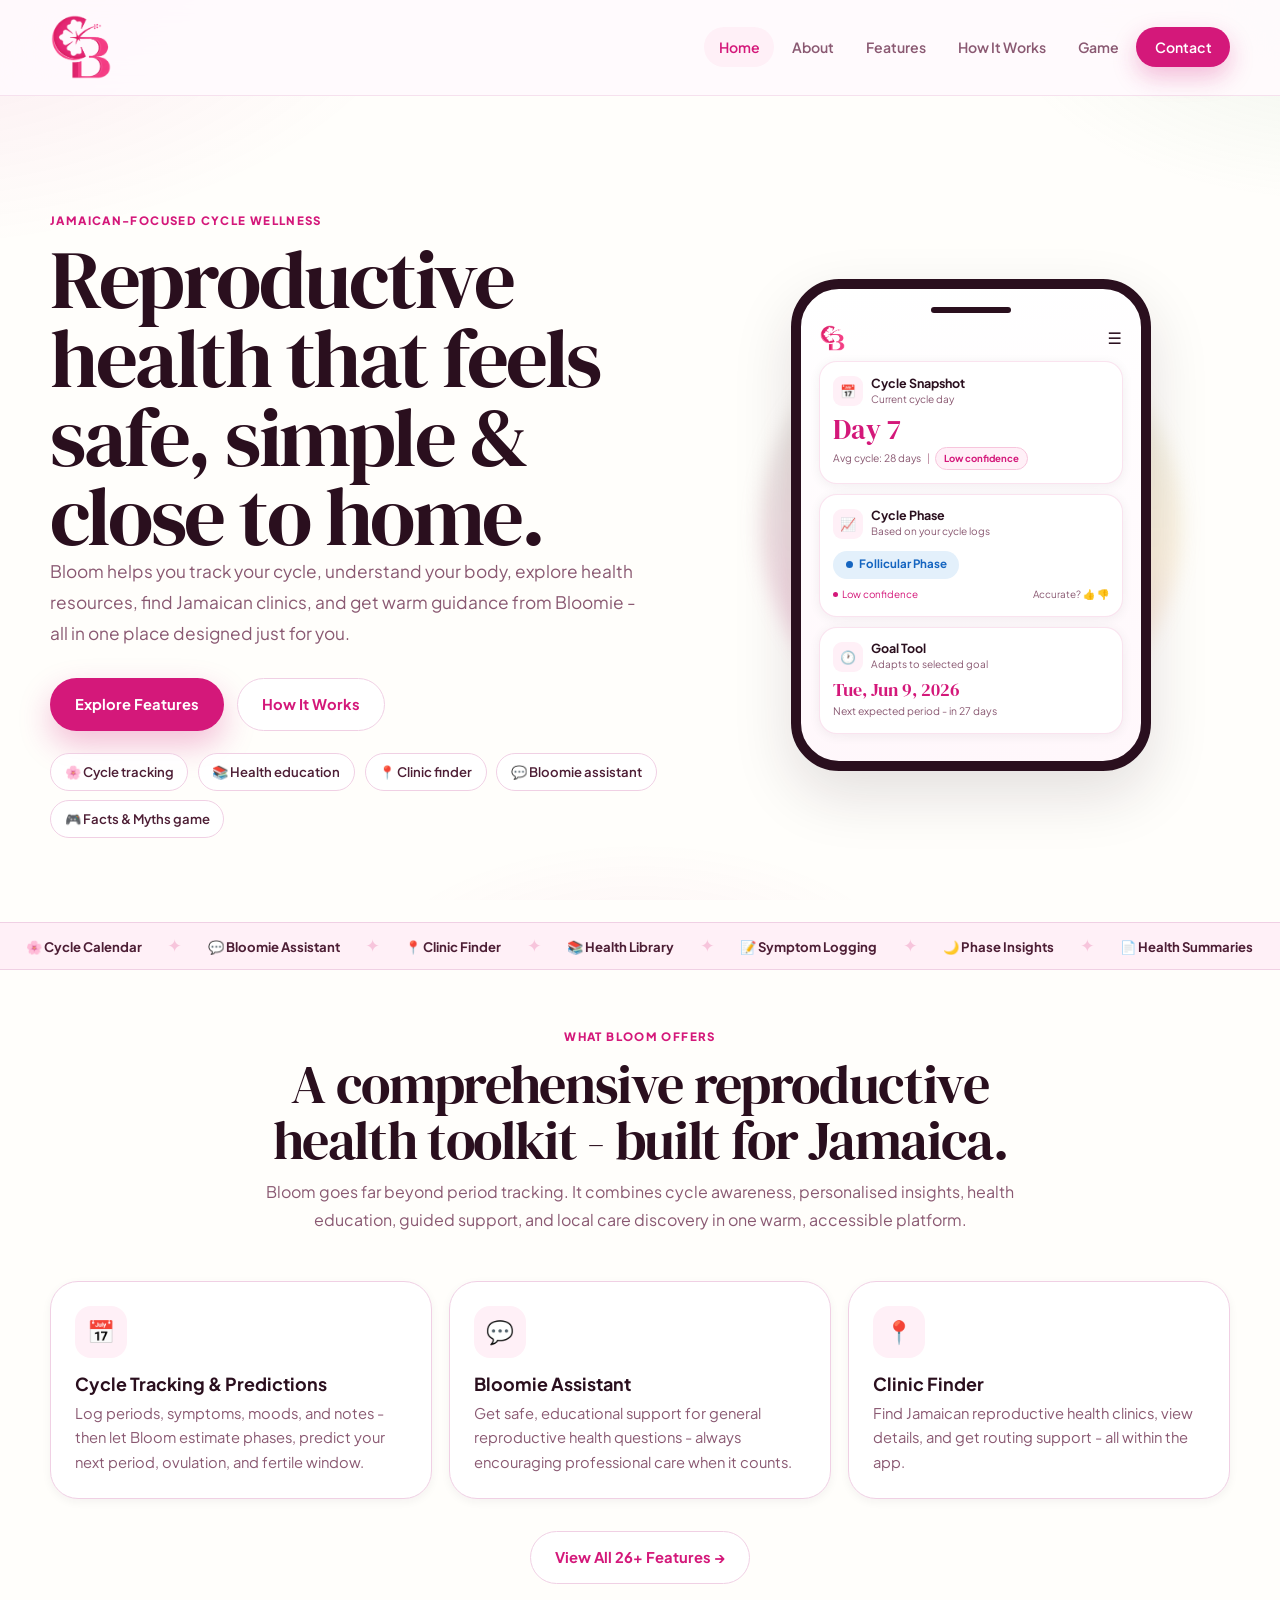
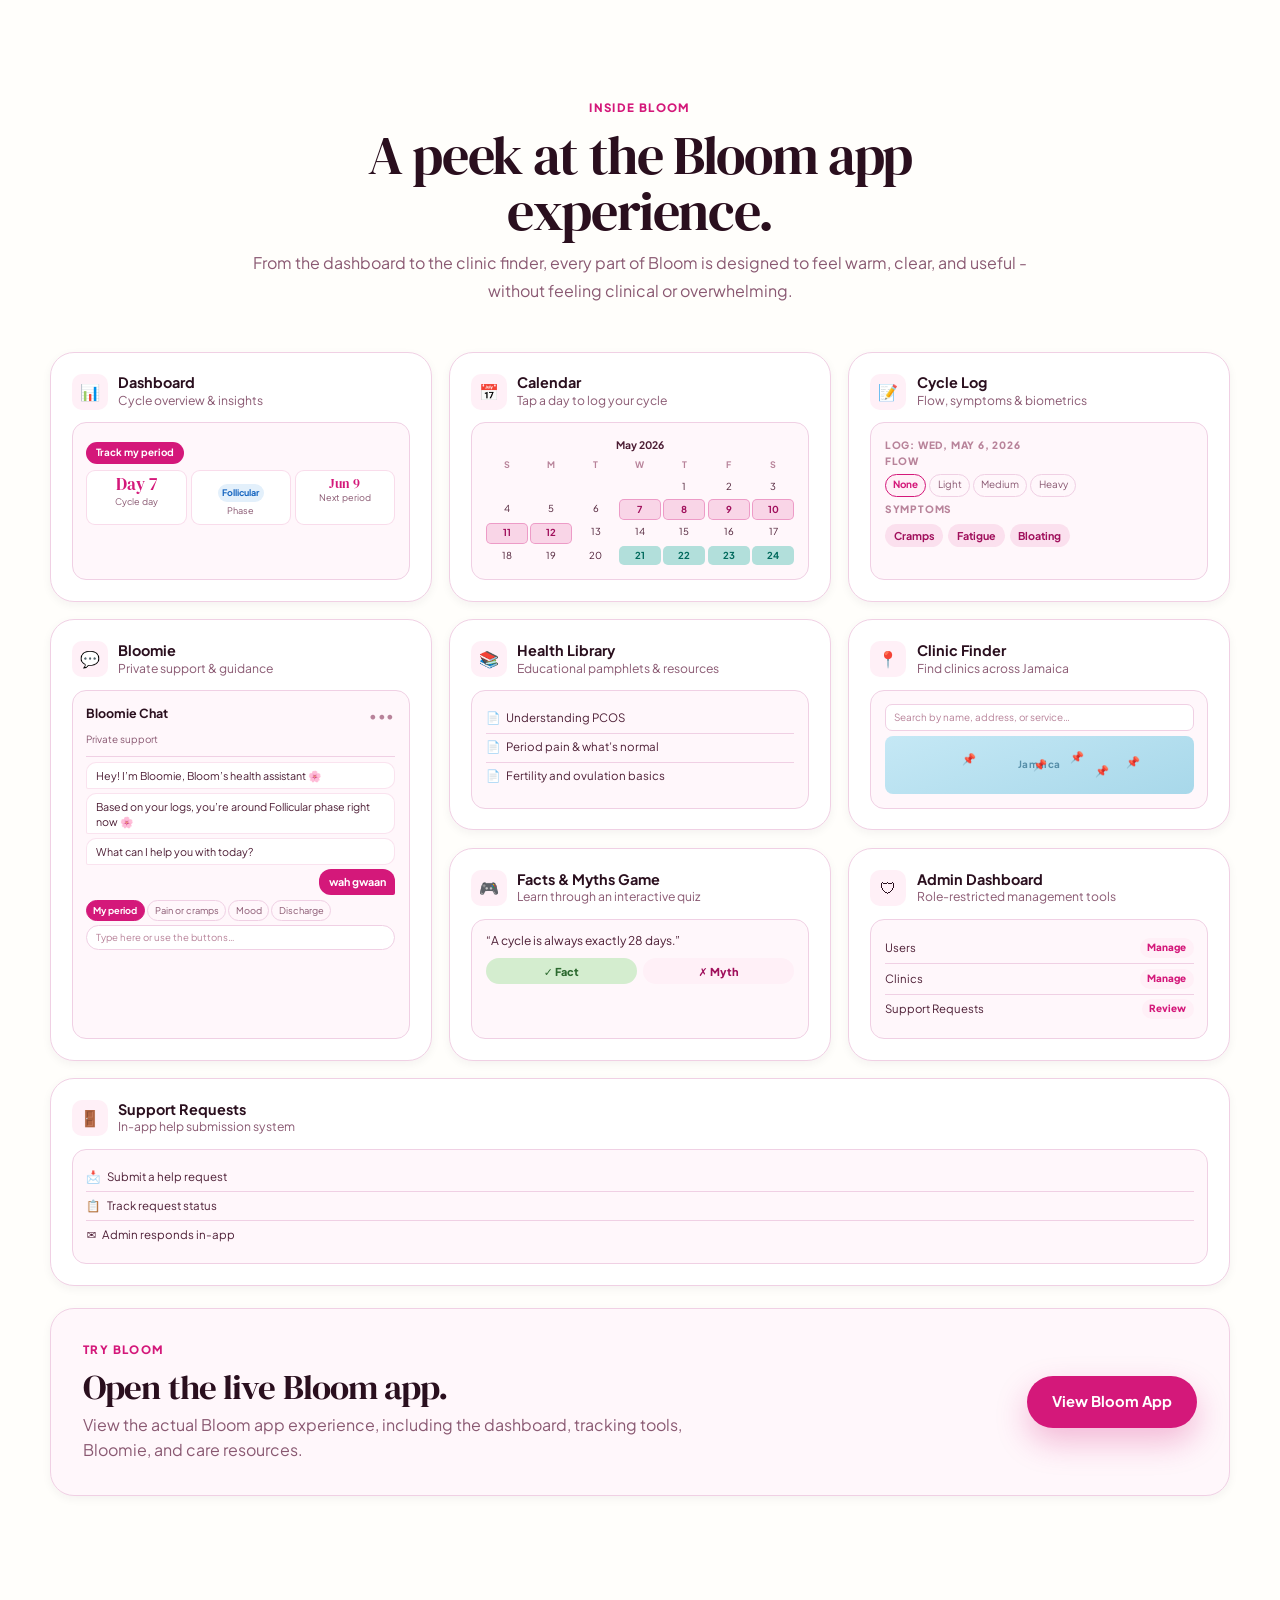
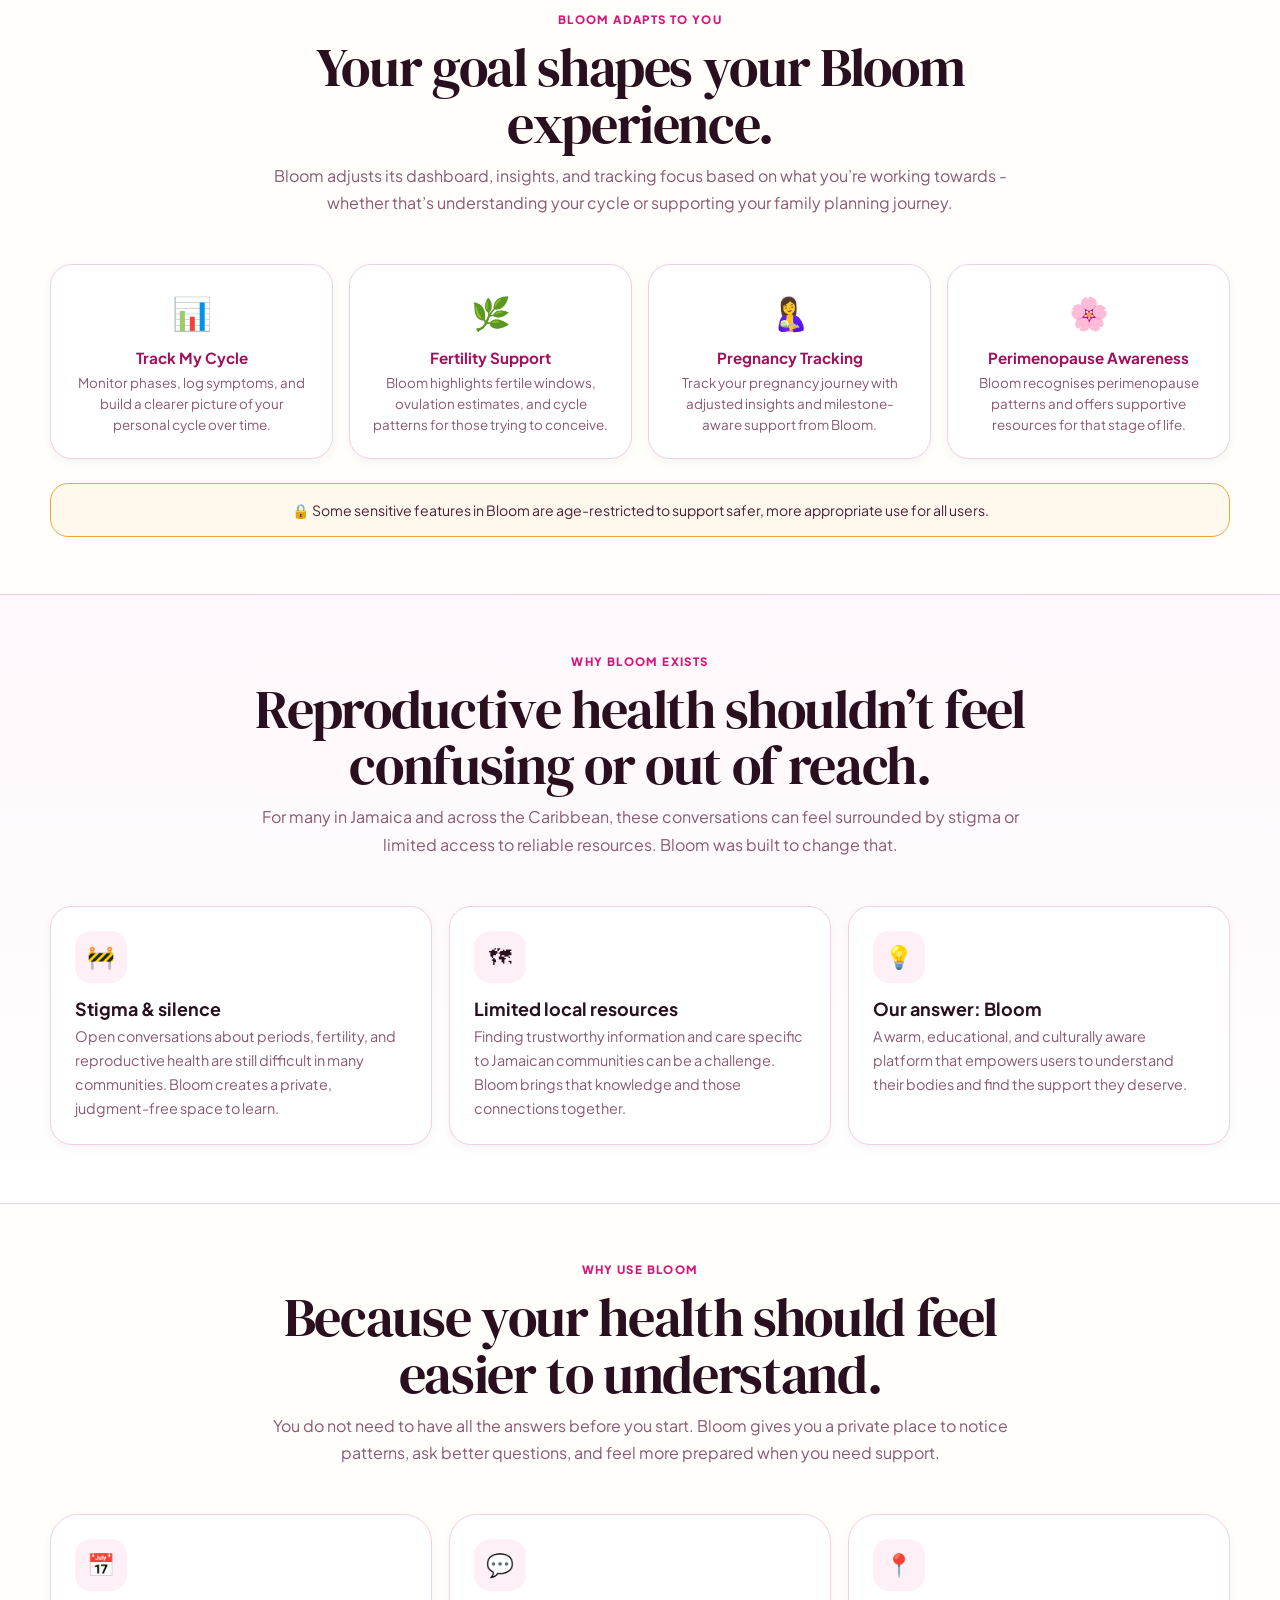
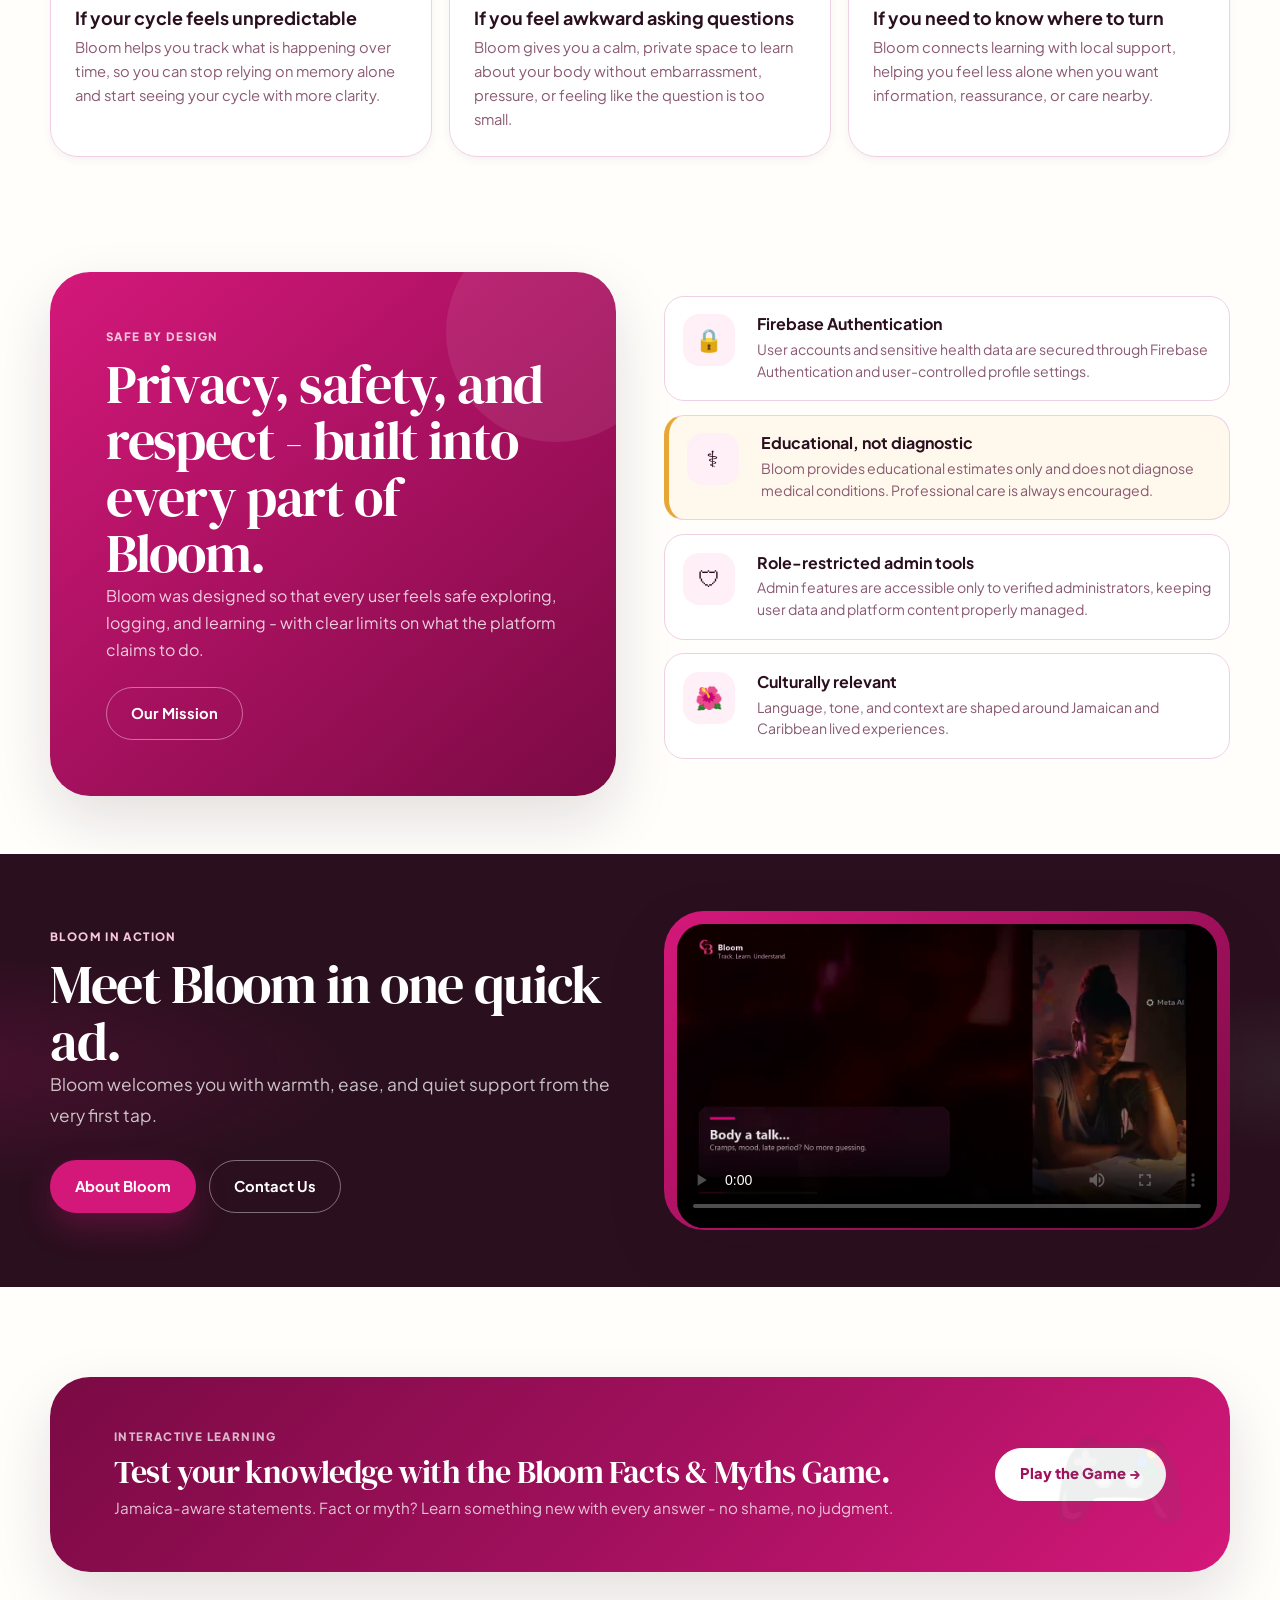
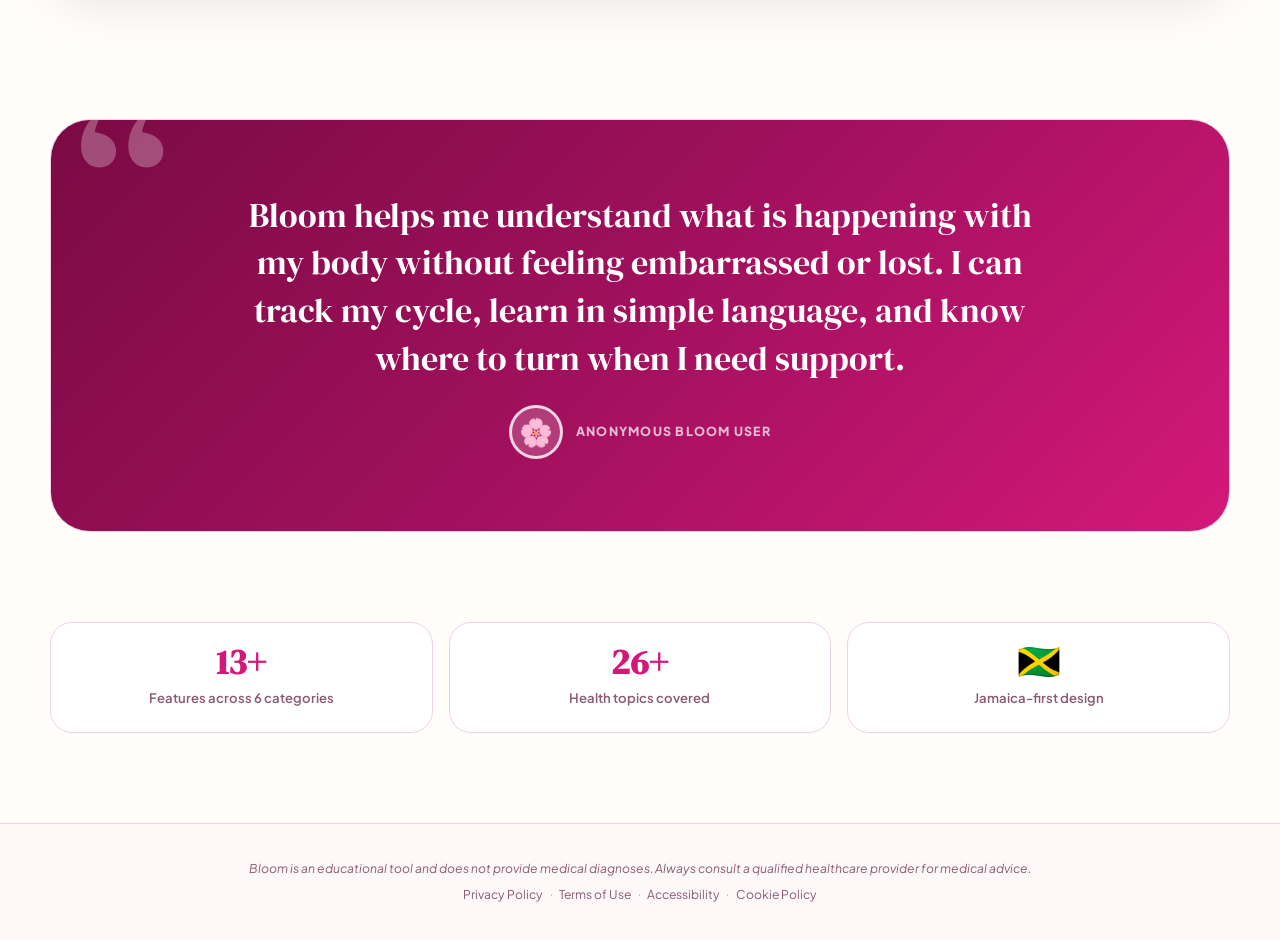
<file: index.html>
﻿<!DOCTYPE html>
<html lang="en">
<head>
  <meta charset="UTF-8">
  <meta name="viewport" content="width=device-width, initial-scale=1.0">
  <link rel="icon" type="image/png" href="./assets/images/bloom-logo.png?v=2">
  <link rel="shortcut icon" type="image/png" href="./assets/images/bloom-logo.png?v=2">
  <link rel="apple-touch-icon" href="./assets/images/bloom-logo.png?v=2">
  <title>Bloom | Reproductive Health Support</title>
  <meta name="description" content="Bloom is a Jamaican-focused reproductive health and cycle wellness platform for tracking cycles, learning, and finding care.">
  <link rel="preconnect" href="https://fonts.googleapis.com">
  <link rel="preconnect" href="https://fonts.gstatic.com" crossorigin>
  <link href="https://fonts.googleapis.com/css2?family=DM+Serif+Display:ital@0;1&family=Plus+Jakarta+Sans:wght@400;500;600;700;800&display=swap" rel="stylesheet">
  <link rel="stylesheet" href="./assets/css/styles.css">
</head>
<body>

<header class="nav">
  <div class="container nav-inner">
    <a class="brand" href="index.html">
      <img src="./assets/images/bloom-logo.png" alt="Bloom logo">
      <span>Bloom</span>
    </a>
    <button class="nav-toggle" type="button" aria-label="Open menu">&#9776;</button>
    <nav class="nav-links">
      <a class="active" href="index.html">Home</a>
      <a href="about.html">About</a>
      <a href="features.html">Features</a>
      <a href="how-it-works.html">How It Works</a>
      <a href="game.html">Game</a>
      <a href="contact.html" class="pill">Contact</a>
    </nav>
  </div>
</header>

<main>

  <!-- HERO -->
  <section class="hero container">
    <div class="reveal">
      <span class="eyebrow">Jamaican-focused cycle wellness</span>
      <h1>Reproductive health that feels safe, simple &amp; close to home.</h1>
      <p class="lead">Bloom helps you track your cycle, understand your body, explore health resources, find Jamaican clinics, and get warm guidance from Bloomie - all in one place designed just for you.</p>
      <div class="actions">
        <a class="btn btn-primary" href="features.html">Explore Features</a>
        <a class="btn btn-secondary" href="how-it-works.html">How It Works</a>
      </div>
      <div class="hero-tags">
        <span>&#127800; Cycle tracking</span>
        <span>&#128218; Health education</span>
        <span>&#128205; Clinic finder</span>
        <span>&#128172; Bloomie assistant</span>
        <span>&#127918; Facts &amp; Myths game</span>
      </div>
    </div>

    <div class="phone-stage reveal">
      <div class="orb"></div>
      <div class="phone">
        <div class="notch"></div>

        <!-- Mini app header -->
        <div class="app-bar">
          <img src="./assets/images/bloom-logo.png" alt="Bloom" class="app-bar-logo">
          <span class="app-bar-ham">&#9776;</span>
        </div>

        <!-- Cycle Snapshot -->
        <div class="screen-card">
          <div class="sc-row">
            <div class="sc-icon">&#128197;</div>
            <div>
              <span class="sc-title">Cycle Snapshot</span>
              <span class="sc-sub">Current cycle day</span>
            </div>
          </div>
          <p class="sc-day">Day 7</p>
          <div class="sc-meta">
            <span class="sc-meta-text">Avg cycle: 28 days</span>
            <span class="sc-meta-sep">|</span>
            <span class="sc-badge">Low confidence</span>
          </div>
        </div>

        <!-- Cycle Phase -->
        <div class="screen-card">
          <div class="sc-row">
            <div class="sc-icon">&#128200;</div>
            <div>
              <span class="sc-title">Cycle Phase</span>
              <span class="sc-sub">Based on your cycle logs</span>
            </div>
          </div>
          <span class="sc-phase-pill">
            <span class="sc-phase-dot"></span> Follicular Phase
          </span>
          <div class="sc-feedback">
            <span class="sc-feedback-l"><span class="sc-feedback-dot"></span> Low confidence</span>
            <span class="sc-feedback-r">Accurate? &#128077; &#128078;</span>
          </div>
        </div>

        <!-- Goal Tool -->
        <div class="screen-card">
          <div class="sc-row">
            <div class="sc-icon">&#128336;</div>
            <div>
              <span class="sc-title">Goal Tool</span>
              <span class="sc-sub">Adapts to selected goal</span>
            </div>
          </div>
          <p class="sc-date">Tue, Jun 9, 2026</p>
          <p class="sc-date-sub">Next expected period - in 27 days</p>
        </div>

      </div>
    </div>
  </section>

  <!-- FEATURE TICKER -->
  <div class="marquee-strip">
    <div class="marquee-track">
      <span class="marquee-item">&#127800; Cycle Calendar</span><span class="marquee-sep">&#10022;</span>
      <span class="marquee-item">&#128172; Bloomie Assistant</span><span class="marquee-sep">&#10022;</span>
      <span class="marquee-item">&#128205; Clinic Finder</span><span class="marquee-sep">&#10022;</span>
      <span class="marquee-item">&#128218; Health Library</span><span class="marquee-sep">&#10022;</span>
      <span class="marquee-item">&#128221; Symptom Logging</span><span class="marquee-sep">&#10022;</span>
      <span class="marquee-item">&#127769; Phase Insights</span><span class="marquee-sep">&#10022;</span>
      <span class="marquee-item">&#128196; Health Summaries</span><span class="marquee-sep">&#10022;</span>
      <span class="marquee-item">&#128276; Smart Reminders</span><span class="marquee-sep">&#10022;</span>
      <span class="marquee-item">&#127918; Facts &amp; Myths Game</span><span class="marquee-sep">&#10022;</span>
      <span class="marquee-item">&#127919; Goal-based Tracking</span><span class="marquee-sep">&#10022;</span>
      <span class="marquee-item">&#128274; Privacy Controls</span><span class="marquee-sep">&#10022;</span>
      <!-- duplicate for seamless loop -->
      <span class="marquee-item">&#127800; Cycle Calendar</span><span class="marquee-sep">&#10022;</span>
      <span class="marquee-item">&#128172; Bloomie Assistant</span><span class="marquee-sep">&#10022;</span>
      <span class="marquee-item">&#128205; Clinic Finder</span><span class="marquee-sep">&#10022;</span>
      <span class="marquee-item">&#128218; Health Library</span><span class="marquee-sep">&#10022;</span>
      <span class="marquee-item">&#128221; Symptom Logging</span><span class="marquee-sep">&#10022;</span>
      <span class="marquee-item">&#127769; Phase Insights</span><span class="marquee-sep">&#10022;</span>
      <span class="marquee-item">&#128196; Health Summaries</span><span class="marquee-sep">&#10022;</span>
      <span class="marquee-item">&#128276; Smart Reminders</span><span class="marquee-sep">&#10022;</span>
      <span class="marquee-item">&#127918; Facts &amp; Myths Game</span><span class="marquee-sep">&#10022;</span>
      <span class="marquee-item">&#127919; Goal-based Tracking</span><span class="marquee-sep">&#10022;</span>
      <span class="marquee-item">&#128274; Privacy Controls</span><span class="marquee-sep">&#10022;</span>
    </div>
  </div>

  <!-- FEATURES PREVIEW -->
  <section class="container">
    <div class="section-head reveal">
      <span class="eyebrow">What Bloom offers</span>
      <h2>A comprehensive reproductive health toolkit - built for Jamaica.</h2>
      <p>Bloom goes far beyond period tracking. It combines cycle awareness, personalised insights, health education, guided support, and local care discovery in one warm, accessible platform.</p>
    </div>
    <div class="grid-3">
      <article class="card reveal">
        <div class="icon">&#128197;</div>
        <h3>Cycle Tracking &amp; Predictions</h3>
        <p>Log periods, symptoms, moods, and notes - then let Bloom estimate phases, predict your next period, ovulation, and fertile window.</p>
      </article>
      <article class="card reveal">
        <div class="icon">&#128172;</div>
        <h3>Bloomie Assistant</h3>
        <p>Get safe, educational support for general reproductive health questions - always encouraging professional care when it counts.</p>
      </article>
      <article class="card reveal">
        <div class="icon">&#128205;</div>
        <h3>Clinic Finder</h3>
        <p>Find Jamaican reproductive health clinics, view details, and get routing support - all within the app.</p>
      </article>
    </div>
    <div class="center-action reveal">
      <a class="btn btn-secondary" href="features.html">View All 26+ Features &rarr;</a>
    </div>
  </section>

  <!-- INSIDE BLOOM -->
  <section class="container">
    <div class="section-head reveal">
      <span class="eyebrow">Inside Bloom</span>
      <h2>A peek at the Bloom app experience.</h2>
      <p>From the dashboard to the clinic finder, every part of Bloom is designed to feel warm, clear, and useful - without feeling clinical or overwhelming.</p>
    </div>
    <div class="inside-bloom-grid">

      <!-- DASHBOARD -->
      <div class="app-card reveal">
        <div class="app-card-head">
          <div class="app-card-icon">&#128202;</div>
          <div><h3>Dashboard</h3><p class="app-card-desc">Cycle overview &amp; insights</p></div>
        </div>
        <div class="app-screen">
          <span class="app-dash-goal">Track my period</span>
          <div class="app-dash-3">
            <div class="app-dash-card">
              <p class="app-dash-day">Day 7</p>
              <span class="app-dash-sub">Cycle day</span>
            </div>
            <div class="app-dash-card">
              <span class="app-dash-phase">Follicular</span>
              <span class="app-dash-sub">Phase</span>
            </div>
            <div class="app-dash-card">
              <p class="app-dash-day-sm">Jun 9</p>
              <span class="app-dash-sub">Next period</span>
            </div>
          </div>
        </div>
      </div>

      <!-- CALENDAR -->
      <div class="app-card reveal">
        <div class="app-card-head">
          <div class="app-card-icon">&#128197;</div>
          <div><h3>Calendar</h3><p class="app-card-desc">Tap a day to log your cycle</p></div>
        </div>
        <div class="app-screen">
          <p class="app-cal-header">May 2026</p>
          <div class="app-cal-grid">
            <span class="app-cal-hd">S</span><span class="app-cal-hd">M</span><span class="app-cal-hd">T</span><span class="app-cal-hd">W</span><span class="app-cal-hd">T</span><span class="app-cal-hd">F</span><span class="app-cal-hd">S</span>
            <span class="app-cal-day"></span><span class="app-cal-day"></span><span class="app-cal-day"></span><span class="app-cal-day"></span><span class="app-cal-day">1</span><span class="app-cal-day">2</span><span class="app-cal-day">3</span>
            <span class="app-cal-day">4</span><span class="app-cal-day">5</span><span class="app-cal-day">6</span><span class="app-cal-day period">7</span><span class="app-cal-day period">8</span><span class="app-cal-day period">9</span><span class="app-cal-day period">10</span>
            <span class="app-cal-day period">11</span><span class="app-cal-day period">12</span><span class="app-cal-day">13</span><span class="app-cal-day">14</span><span class="app-cal-day">15</span><span class="app-cal-day">16</span><span class="app-cal-day">17</span>
            <span class="app-cal-day">18</span><span class="app-cal-day">19</span><span class="app-cal-day">20</span><span class="app-cal-day fertile">21</span><span class="app-cal-day fertile">22</span><span class="app-cal-day fertile">23</span><span class="app-cal-day fertile">24</span>
          </div>
        </div>
      </div>

      <!-- CYCLE LOG -->
      <div class="app-card reveal">
        <div class="app-card-head">
          <div class="app-card-icon">&#128221;</div>
          <div><h3>Cycle Log</h3><p class="app-card-desc">Flow, symptoms &amp; biometrics</p></div>
        </div>
        <div class="app-screen">
          <p class="app-screen-lbl">Log: Wed, May 6, 2026</p>
          <p class="app-screen-lbl">Flow</p>
          <div class="app-flow-row">
            <span class="app-flow-pill active">None</span>
            <span class="app-flow-pill">Light</span>
            <span class="app-flow-pill">Medium</span>
            <span class="app-flow-pill">Heavy</span>
          </div>
          <p class="app-screen-lbl">Symptoms</p>
          <div class="app-chips">
            <span class="app-chip">Cramps</span>
            <span class="app-chip">Fatigue</span>
            <span class="app-chip">Bloating</span>
          </div>
        </div>
      </div>

      <!-- BLOOMIE -->
      <div class="app-card reveal">
        <div class="app-card-head">
          <div class="app-card-icon">&#128172;</div>
          <div><h3>Bloomie</h3><p class="app-card-desc">Private support &amp; guidance</p></div>
        </div>
        <div class="app-screen">
          <div class="app-bloomie-header">
            <div>
              <span class="app-bloomie-title">Bloomie Chat</span>
              <span class="app-bloomie-sub">Private support</span>
            </div>
            <span class="app-bloomie-dots">&bull;&bull;&bull;</span>
          </div>
          <p class="app-chat-bubble">Hey! I&rsquo;m Bloomie, Bloom&rsquo;s health assistant &#127800;</p>
          <p class="app-chat-bubble">Based on your logs, you&rsquo;re around Follicular phase right now &#127800;</p>
          <p class="app-chat-bubble">What can I help you with today?</p>
          <div class="app-chat-user-wrap">
            <span class="app-chat-user-pill">wah gwaan</span>
          </div>
          <div class="app-topic-row">
            <span class="app-topic-btn sel">My period</span>
            <span class="app-topic-btn">Pain or cramps</span>
            <span class="app-topic-btn">Mood</span>
            <span class="app-topic-btn">Discharge</span>
          </div>
          <div class="app-chat-input-bar">Type here or use the buttons&hellip;</div>
        </div>
      </div>

      <!-- HEALTH LIBRARY -->
      <div class="app-card reveal">
        <div class="app-card-head">
          <div class="app-card-icon">&#128218;</div>
          <div><h3>Health Library</h3><p class="app-card-desc">Educational pamphlets &amp; resources</p></div>
        </div>
        <div class="app-screen">
          <div class="app-list-item"><span>&#128196;</span> Understanding PCOS</div>
          <div class="app-list-item"><span>&#128196;</span> Period pain &amp; what&rsquo;s normal</div>
          <div class="app-list-item"><span>&#128196;</span> Fertility and ovulation basics</div>
        </div>
      </div>

      <!-- CLINIC FINDER -->
      <div class="app-card reveal">
        <div class="app-card-head">
          <div class="app-card-icon">&#128205;</div>
          <div><h3>Clinic Finder</h3><p class="app-card-desc">Find clinics across Jamaica</p></div>
        </div>
        <div class="app-screen">
          <div class="app-search-mini">Search by name, address, or service&hellip;</div>
          <div class="app-map-mini">
            <span class="app-map-label">Jamaica</span>
            <div class="app-pin-group">
              <span class="app-pin app-pin-1">&#128204;</span>
              <span class="app-pin app-pin-2">&#128204;</span>
              <span class="app-pin app-pin-3">&#128204;</span>
              <span class="app-pin app-pin-4">&#128204;</span>
              <span class="app-pin app-pin-5">&#128204;</span>
            </div>
          </div>
        </div>
      </div>

      <!-- FACTS & MYTHS GAME -->
      <div class="app-card reveal">
        <div class="app-card-head">
          <div class="app-card-icon">&#127918;</div>
          <div><h3>Facts &amp; Myths Game</h3><p class="app-card-desc">Learn through an interactive quiz</p></div>
        </div>
        <div class="app-screen">
          <p class="app-game-q">&ldquo;A cycle is always exactly 28 days.&rdquo;</p>
          <div class="app-game-btns">
            <span class="app-game-btn fact">&#10003; Fact</span>
            <span class="app-game-btn myth app-game-btn-myth">&#10007; Myth</span>
          </div>
        </div>
      </div>

      <!-- ADMIN DASHBOARD placeholder start -->
      <div class="app-card reveal">
        <div class="app-card-head">
          <div class="app-card-icon">&#128737;</div>
          <div><h3>Admin Dashboard</h3><p class="app-card-desc">Role-restricted management tools</p></div>
        </div>
        <div class="app-screen">
          <div class="app-admin-row"><span>Users</span><span class="app-admin-badge">Manage</span></div>
          <div class="app-admin-row"><span>Clinics</span><span class="app-admin-badge">Manage</span></div>
          <div class="app-admin-row"><span>Support Requests</span><span class="app-admin-badge">Review</span></div>
        </div>
      </div>

      <div class="app-card reveal">
        <div class="app-card-head">
          <div class="app-card-icon">&#128682;</div>
          <div><h3>Support Requests</h3><p class="app-card-desc">In-app help submission system</p></div>
        </div>
        <div class="app-screen">
          <div class="app-list-item"><span>&#128233;</span> Submit a help request</div>
          <div class="app-list-item"><span>&#128203;</span> Track request status</div>
          <div class="app-list-item"><span>&#9993;</span> Admin responds in-app</div>
        </div>
      </div>

    </div>
    <div class="app-link-band reveal">
      <div>
        <span class="eyebrow">Try Bloom</span>
        <h2>Open the live Bloom app.</h2>
        <p>View the actual Bloom app experience, including the dashboard, tracking tools, Bloomie, and care resources.</p>
      </div>
      <a class="btn btn-primary" href="https://bloom-8401a.web.app/" target="_blank" rel="noopener">View Bloom App</a>
    </div>
  </section>

  <!-- BLOOM ADAPTS TO YOUR JOURNEY -->
  <section class="container">
    <div class="section-head reveal">
      <span class="eyebrow">Bloom adapts to you</span>
      <h2>Your goal shapes your Bloom experience.</h2>
      <p>Bloom adjusts its dashboard, insights, and tracking focus based on what you&rsquo;re working towards - whether that&rsquo;s understanding your cycle or supporting your family planning journey.</p>
    </div>
    <div class="journey-grid">
      <div class="journey-card reveal">
        <div class="journey-icon">&#128202;</div>
        <h3>Track My Cycle</h3>
        <p>Monitor phases, log symptoms, and build a clearer picture of your personal cycle over time.</p>
      </div>
      <div class="journey-card reveal">
        <div class="journey-icon">&#127807;</div>
        <h3>Fertility Support</h3>
        <p>Bloom highlights fertile windows, ovulation estimates, and cycle patterns for those trying to conceive.</p>
      </div>
      <div class="journey-card reveal">
        <div class="journey-icon">&#129329;</div>
        <h3>Pregnancy Tracking</h3>
        <p>Track your pregnancy journey with adjusted insights and milestone-aware support from Bloom.</p>
      </div>
      <div class="journey-card reveal">
        <div class="journey-icon">&#127800;</div>
        <h3>Perimenopause Awareness</h3>
        <p>Bloom recognises perimenopause patterns and offers supportive resources for that stage of life.</p>
      </div>
    </div>
    <p class="journey-note reveal">&#128274; Some sensitive features in Bloom are age-restricted to support safer, more appropriate use for all users.</p>
  </section>

  <!-- WHY BLOOM EXISTS -->
  <section class="problem-band">
    <div class="container">
      <div class="section-head reveal">
        <span class="eyebrow">Why Bloom exists</span>
        <h2>Reproductive health shouldn&rsquo;t feel confusing or out of reach.</h2>
        <p>For many in Jamaica and across the Caribbean, these conversations can feel surrounded by stigma or limited access to reliable resources. Bloom was built to change that.</p>
      </div>
      <div class="problem-grid">
        <div class="problem-card reveal">
          <div class="icon">&#128679;</div>
          <h3>Stigma &amp; silence</h3>
          <p>Open conversations about periods, fertility, and reproductive health are still difficult in many communities. Bloom creates a private, judgment-free space to learn.</p>
        </div>
        <div class="problem-card reveal">
          <div class="icon">&#128506;</div>
          <h3>Limited local resources</h3>
          <p>Finding trustworthy information and care specific to Jamaican communities can be a challenge. Bloom brings that knowledge and those connections together.</p>
        </div>
        <div class="problem-card reveal">
          <div class="icon">&#128161;</div>
          <h3>Our answer: Bloom</h3>
          <p>A warm, educational, and culturally aware platform that empowers users to understand their bodies and find the support they deserve.</p>
        </div>
      </div>
    </div>
  </section>

  <!-- WHY USE BLOOM -->
  <section class="container">
    <div class="section-head reveal">
      <span class="eyebrow">Why use Bloom</span>
      <h2>Because your health should feel easier to understand.</h2>
      <p>You do not need to have all the answers before you start. Bloom gives you a private place to notice patterns, ask better questions, and feel more prepared when you need support.</p>
    </div>
    <div class="grid-3">
      <div class="card reveal">
        <div class="icon">&#128197;</div>
        <h3>If your cycle feels unpredictable</h3>
        <p>Bloom helps you track what is happening over time, so you can stop relying on memory alone and start seeing your cycle with more clarity.</p>
      </div>
      <div class="card reveal">
        <div class="icon">&#128172;</div>
        <h3>If you feel awkward asking questions</h3>
        <p>Bloom gives you a calm, private space to learn about your body without embarrassment, pressure, or feeling like the question is too small.</p>
      </div>
      <div class="card reveal">
        <div class="icon">&#128205;</div>
        <h3>If you need to know where to turn</h3>
        <p>Bloom connects learning with local support, helping you feel less alone when you want information, reassurance, or care nearby.</p>
      </div>
    </div>
  </section>

  <!-- PRIVACY & SAFETY -->
  <section class="container">
    <div class="split">
      <div class="jamaica reveal">
        <span class="eyebrow">Safe by design</span>
        <h2>Privacy, safety, and respect - built into every part of Bloom.</h2>
        <p>Bloom was designed so that every user feels safe exploring, logging, and learning - with clear limits on what the platform claims to do.</p>
        <div class="actions actions-spaced">
          <a class="btn btn-outline" href="about.html">Our Mission</a>
        </div>
      </div>
      <div class="reveal">
        <div class="feature-row">
          <div class="icon">&#128274;</div>
          <div>
            <h3>Firebase Authentication</h3>
            <p>User accounts and sensitive health data are secured through Firebase Authentication and user-controlled profile settings.</p>
          </div>
        </div>
        <div class="feature-row safety">
          <div class="icon">&#9877;</div>
          <div>
            <h3>Educational, not diagnostic</h3>
            <p>Bloom provides educational estimates only and does not diagnose medical conditions. Professional care is always encouraged.</p>
          </div>
        </div>
        <div class="feature-row">
          <div class="icon">&#128737;</div>
          <div>
            <h3>Role-restricted admin tools</h3>
            <p>Admin features are accessible only to verified administrators, keeping user data and platform content properly managed.</p>
          </div>
        </div>
        <div class="feature-row">
          <div class="icon">&#127802;</div>
          <div>
            <h3>Culturally relevant</h3>
            <p>Language, tone, and context are shaped around Jamaican and Caribbean lived experiences.</p>
          </div>
        </div>
      </div>
    </div>
  </section>

  <!-- VIDEO -->
  <section class="dark-band" id="advert">
    <div class="container split">
      <div class="reveal">
        <span class="eyebrow">Bloom in Action</span>
        <h2>Meet Bloom in one quick ad.</h2>
        <p class="lead">Bloom welcomes you with warmth, ease, and quiet support from the very first tap.</p>
        <div class="actions">
          <a class="btn btn-primary" href="about.html">About Bloom</a>
          <a class="btn btn-outline" href="contact.html">Contact Us</a>
        </div>
      </div>
      <div class="video-box video-box-player reveal">
        <video class="video-player" controls preload="metadata" poster="./assets/images/bloom-promo-poster.jpg">
          <source src="./assets/videos/bloom-promo.mp4" type="video/mp4">
          Your browser does not support the video tag.
        </video>
      </div>
    </div>
  </section>

  <!-- GAME CTA -->
  <section class="container">
    <div class="game-cta-band reveal">
      <div>
        <span class="eyebrow">Interactive learning</span>
        <h2>Test your knowledge with the Bloom Facts &amp; Myths Game.</h2>
        <p>Jamaica-aware statements. Fact or myth? Learn something new with every answer - no shame, no judgment.</p>
      </div>
      <a class="btn btn-white" href="game.html">Play the Game &rarr;</a>
    </div>
  </section>

  <!-- BLOOM TESTIMONIAL -->
  <section class="container">
    <div class="quote-section reveal">
      <p class="quote-text">Bloom helps me understand what is happening with my body without feeling embarrassed or lost. I can track my cycle, learn in simple language, and know where to turn when I need support.</p>
      <div class="quote-user">
        <div class="quote-avatar" aria-hidden="true">&#127800;</div>
        <p class="quote-attr">Anonymous Bloom user</p>
      </div>
    </div>
  </section>

  <!-- STATS -->
  <section class="container section-no-top">
    <div class="stats-strip reveal">
      <div class="stat-pill">
        <strong data-count="26" data-suffix="+">26+</strong>
        <span>Features across 6 categories</span>
      </div>
      <div class="stat-pill">
        <strong data-count="50" data-suffix="+">50+</strong>
        <span>Health topics covered</span>
      </div>
      <div class="stat-pill">
        <strong>&#127471;&#127474;</strong>
        <span>Jamaica-first design</span>
      </div>
    </div>
  </section>

</main>

<footer>
  <div class="container">
    <div class="footer-legal">
      <p class="footer-disclaimer">Bloom is an educational tool and does not provide medical diagnoses. Always consult a qualified healthcare provider for medical advice.</p>
      <div class="footer-policy-links">
        <a href="privacy.html">Privacy Policy</a><span>&middot;</span>
        <a href="terms.html">Terms of Use</a><span>&middot;</span>
        <a href="accessibility.html">Accessibility</a><span>&middot;</span>
        <a href="cookie-policy.html">Cookie Policy</a>
      </div>
    </div>
  </div>
</footer>

<script src="./assets/js/main.js"></script>
</body>
</html>
</file>
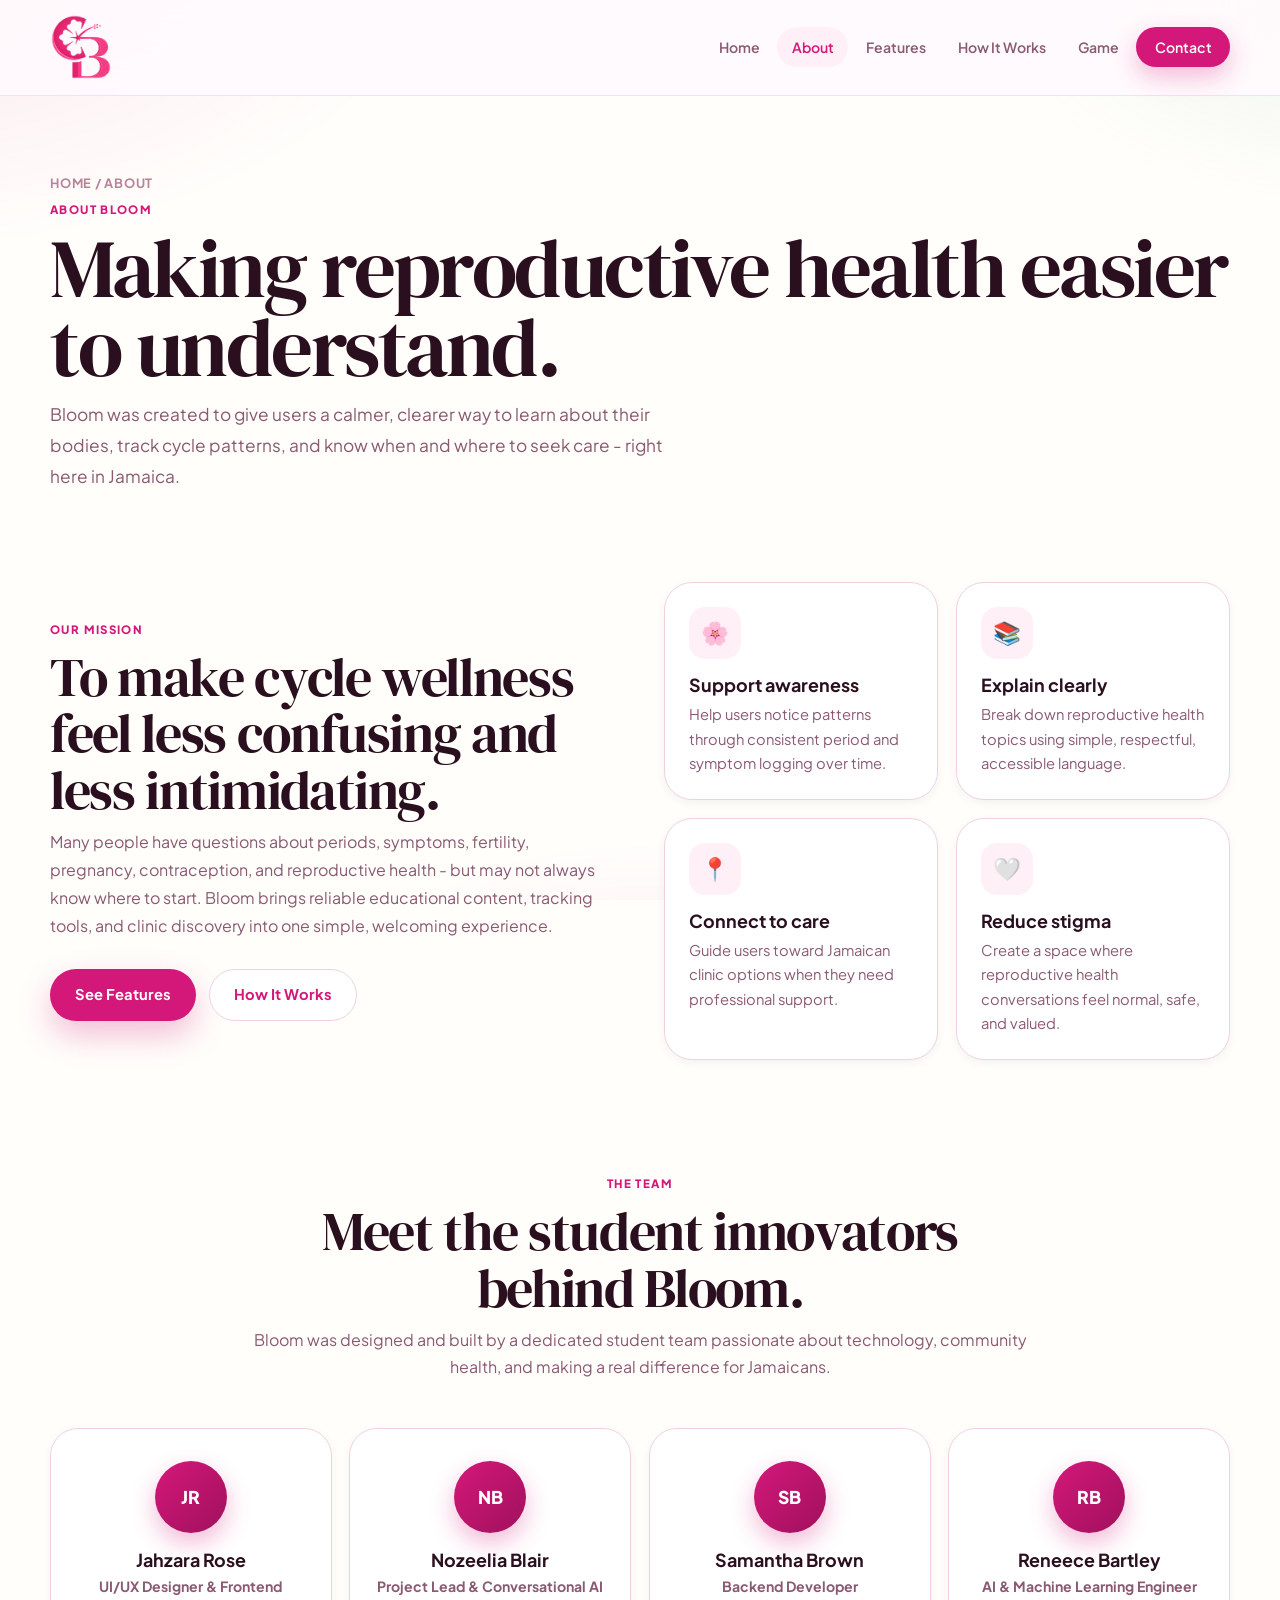
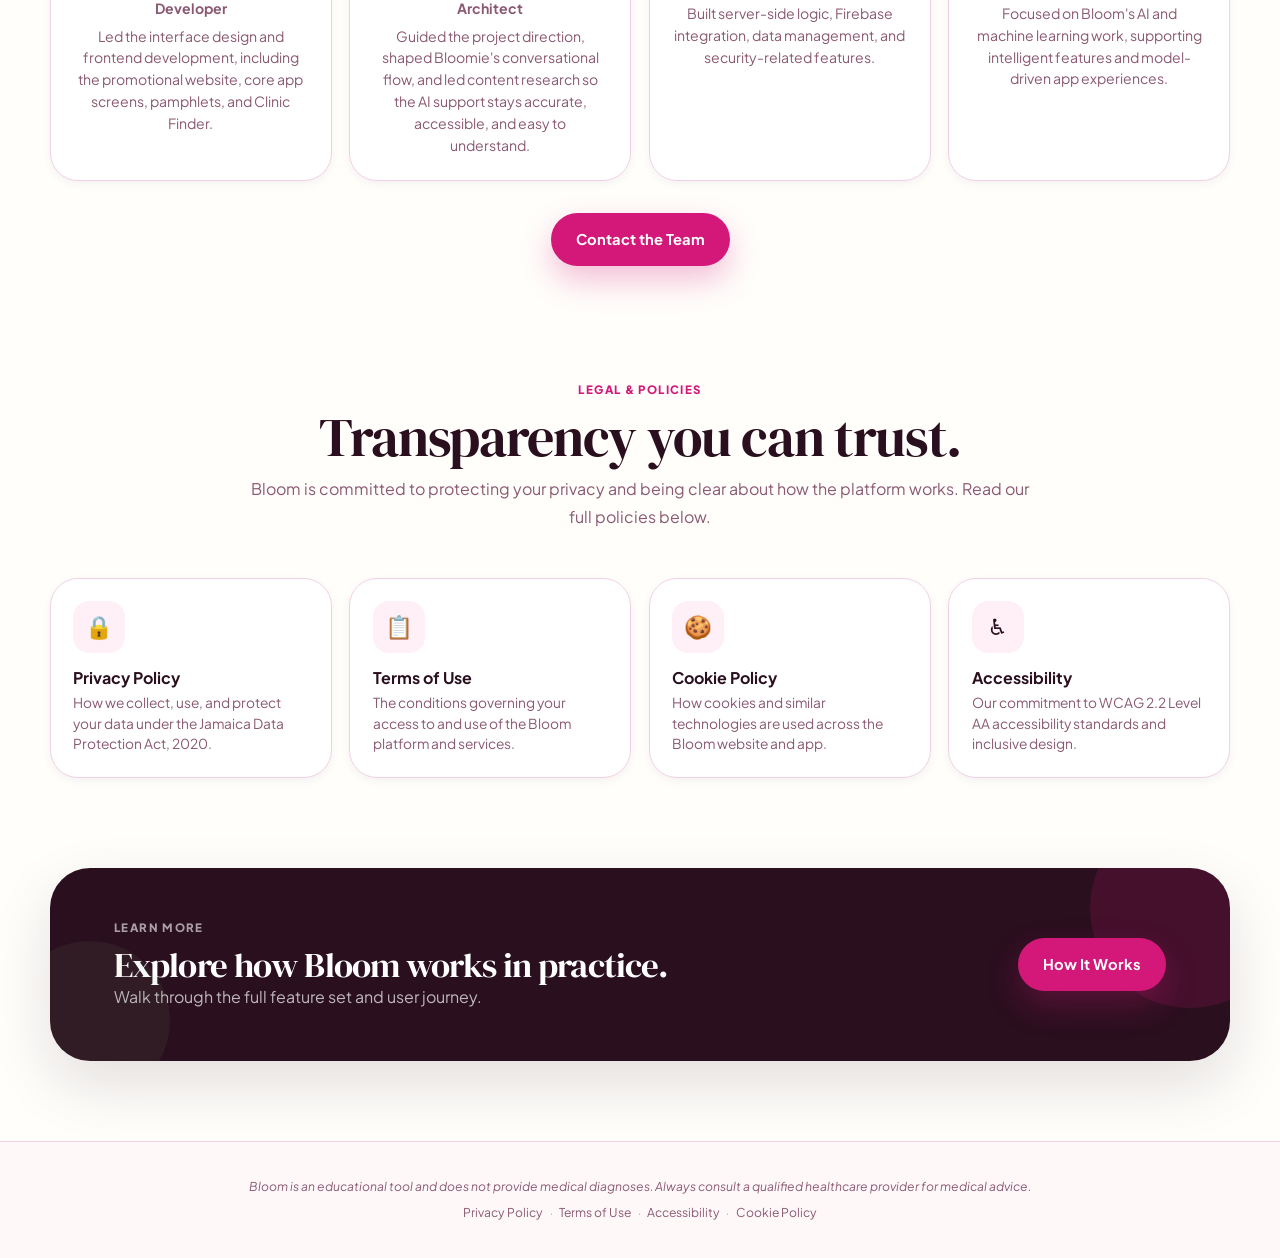
<file: about.html>
﻿<!DOCTYPE html>
<html lang="en">
<head>
  <meta charset="UTF-8">
  <meta name="viewport" content="width=device-width, initial-scale=1.0">
  <link rel="icon" type="image/png" href="./assets/images/bloom-logo.png?v=2">
  <link rel="shortcut icon" type="image/png" href="./assets/images/bloom-logo.png?v=2">
  <link rel="apple-touch-icon" href="./assets/images/bloom-logo.png?v=2">
  <title>About Bloom | Reproductive Health Support</title>
  <meta name="description" content="Learn about Bloom - a Jamaican student-built platform designed to make reproductive health education safe, warm, and accessible.">
  <link rel="preconnect" href="https://fonts.googleapis.com">
  <link rel="preconnect" href="https://fonts.gstatic.com" crossorigin>
  <link href="https://fonts.googleapis.com/css2?family=DM+Serif+Display:ital@0;1&family=Plus+Jakarta+Sans:wght@400;500;600;700;800&display=swap" rel="stylesheet">
  <link rel="stylesheet" href="./assets/css/styles.css">
</head>
<body>

<header class="nav">
  <div class="container nav-inner">
    <a class="brand" href="index.html">
      <img src="./assets/images/bloom-logo.png" alt="Bloom logo">
      <span>Bloom</span>
    </a>
    <button class="nav-toggle" type="button" aria-label="Open menu">&#9776;</button>
    <nav class="nav-links">
      <a href="index.html">Home</a>
      <a class="active" href="about.html">About</a>
      <a href="features.html">Features</a>
      <a href="how-it-works.html">How It Works</a>
      <a href="game.html">Game</a>
      <a href="contact.html" class="pill">Contact</a>
    </nav>
  </div>
</header>

<main>

  <section class="page-hero container reveal">
    <p class="breadcrumb">Home / About</p>
    <span class="eyebrow">About Bloom</span>
    <h1>Making reproductive health easier to understand.</h1>
    <p class="lead">Bloom was created to give users a calmer, clearer way to learn about their bodies, track cycle patterns, and know when and where to seek care - right here in Jamaica.</p>
  </section>

  <!-- MISSION -->
  <section class="container split">
    <div class="reveal">
      <span class="eyebrow">Our Mission</span>
      <h2>To make cycle wellness feel less confusing and less intimidating.</h2>
      <p class="text-body">Many people have questions about periods, symptoms, fertility, pregnancy, contraception, and reproductive health - but may not always know where to start. Bloom brings reliable educational content, tracking tools, and clinic discovery into one simple, welcoming experience.</p>
      <div class="actions">
        <a class="btn btn-primary" href="features.html">See Features</a>
        <a class="btn btn-secondary" href="how-it-works.html">How It Works</a>
      </div>
    </div>
    <div class="grid-2">
      <article class="card reveal">
        <div class="icon">&#127800;</div>
        <h3>Support awareness</h3>
        <p>Help users notice patterns through consistent period and symptom logging over time.</p>
      </article>
      <article class="card reveal">
        <div class="icon">&#128218;</div>
        <h3>Explain clearly</h3>
        <p>Break down reproductive health topics using simple, respectful, accessible language.</p>
      </article>
      <article class="card reveal">
        <div class="icon">&#128205;</div>
        <h3>Connect to care</h3>
        <p>Guide users toward Jamaican clinic options when they need professional support.</p>
      </article>
      <article class="card reveal">
        <div class="icon">&#129293;</div>
        <h3>Reduce stigma</h3>
        <p>Create a space where reproductive health conversations feel normal, safe, and valued.</p>
      </article>
    </div>
  </section>

  <!-- TEAM -->
  <section class="container">
    <div class="section-head reveal">
      <span class="eyebrow">The Team</span>
      <h2>Meet the student innovators behind Bloom.</h2>
      <p>Bloom was designed and built by a dedicated student team passionate about technology, community health, and making a real difference for Jamaicans.</p>
    </div>
    <div class="grid-4">
      <article class="team-card reveal">
        <div class="avatar">JR</div>
        <h3>Jahzara Rose</h3>
        <p class="team-role">UI/UX Designer &amp; Frontend Developer</p>
        <p class="team-contribution">Led the interface design and frontend development, including the promotional website, core app screens, pamphlets, and Clinic Finder.</p>
      </article>
      <article class="team-card reveal">
        <div class="avatar">NB</div>
        <h3>Nozeelia Blair</h3>
        <p class="team-role">Project Lead &amp; Conversational AI Architect</p>
        <p class="team-contribution">Guided the project direction, shaped Bloomie's conversational flow, and led content research so the AI support stays accurate, accessible, and easy to understand.</p>
      </article>
      <article class="team-card reveal">
        <div class="avatar">SB</div>
        <h3>Samantha Brown</h3>
        <p class="team-role">Backend Developer</p>
        <p class="team-contribution">Built server-side logic, Firebase integration, data management, and security-related features.</p>
      </article>
      <article class="team-card reveal">
        <div class="avatar">RB</div>
        <h3>Reneece Bartley</h3>
        <p class="team-role">AI &amp; Machine Learning Engineer</p>
        <p class="team-contribution">Focused on Bloom's AI and machine learning work, supporting intelligent features and model-driven app experiences.</p>
      </article>
    </div>
    <div class="center-action reveal">
      <a class="btn btn-primary" href="contact.html">Contact the Team</a>
    </div>
  </section>

  <!-- POLICIES -->
  <section class="container">
    <div class="section-head reveal">
      <span class="eyebrow">Legal &amp; Policies</span>
      <h2>Transparency you can trust.</h2>
      <p>Bloom is committed to protecting your privacy and being clear about how the platform works. Read our full policies below.</p>
    </div>
    <div class="grid-4">
      <a class="policy-link-card reveal" href="privacy.html">
        <div class="icon">&#128274;</div>
        <h3>Privacy Policy</h3>
        <p>How we collect, use, and protect your data under the Jamaica Data Protection Act, 2020.</p>
      </a>
      <a class="policy-link-card reveal" href="terms.html">
        <div class="icon">&#128203;</div>
        <h3>Terms of Use</h3>
        <p>The conditions governing your access to and use of the Bloom platform and services.</p>
      </a>
      <a class="policy-link-card reveal" href="cookie-policy.html">
        <div class="icon">&#127850;</div>
        <h3>Cookie Policy</h3>
        <p>How cookies and similar technologies are used across the Bloom website and app.</p>
      </a>
      <a class="policy-link-card reveal" href="accessibility.html">
        <div class="icon">&#9855;</div>
        <h3>Accessibility</h3>
        <p>Our commitment to WCAG 2.2 Level AA accessibility standards and inclusive design.</p>
      </a>
    </div>
  </section>

  <!-- CTA -->
  <section class="container cta reveal">
    <div>
      <span class="eyebrow eyebrow-dim">Learn more</span>
      <h2>Explore how Bloom works in practice.</h2>
      <p>Walk through the full feature set and user journey.</p>
    </div>
    <a class="btn btn-primary" href="how-it-works.html">How It Works</a>
  </section>

</main>

<footer>
  <div class="container">
    <div class="footer-legal">
      <p class="footer-disclaimer">Bloom is an educational tool and does not provide medical diagnoses. Always consult a qualified healthcare provider for medical advice.</p>
      <div class="footer-policy-links">
        <a href="privacy.html">Privacy Policy</a><span>&middot;</span>
        <a href="terms.html">Terms of Use</a><span>&middot;</span>
        <a href="accessibility.html">Accessibility</a><span>&middot;</span>
        <a href="cookie-policy.html">Cookie Policy</a>
      </div>
    </div>
  </div>
</footer>

<script src="./assets/js/main.js"></script>
</body>
</html>
</file>
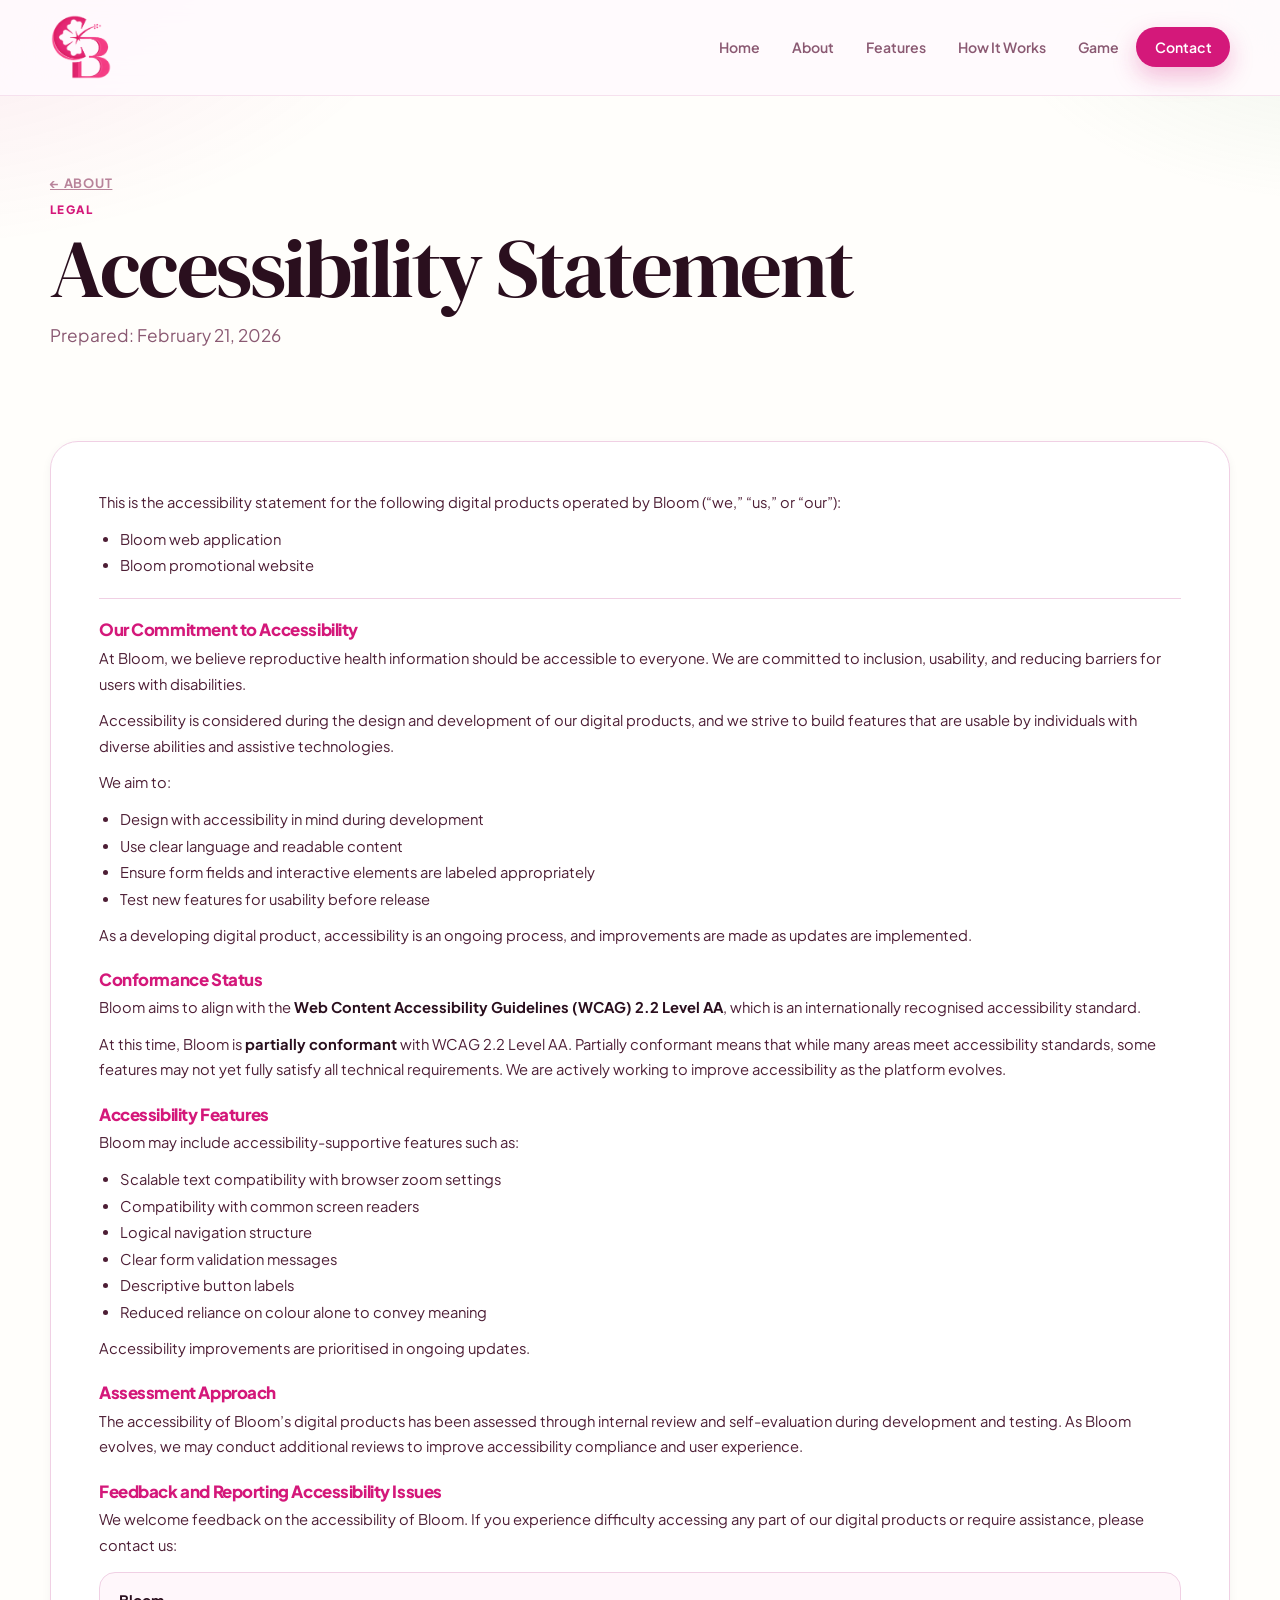
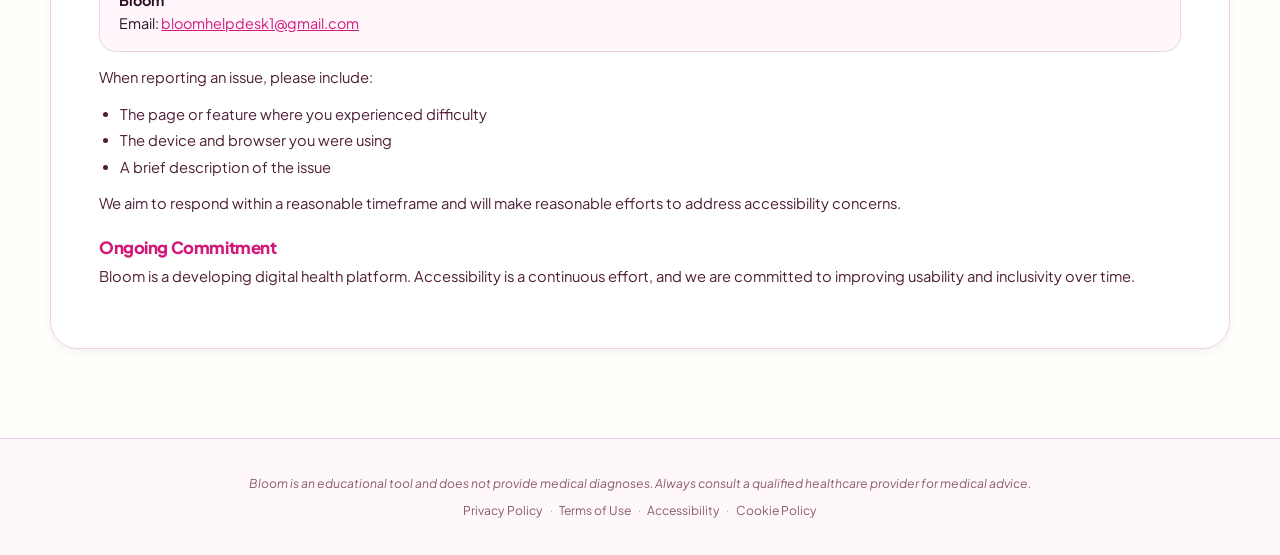
<file: accessibility.html>
﻿<!DOCTYPE html>
<html lang="en">
<head>
  <meta charset="UTF-8">
  <meta name="viewport" content="width=device-width, initial-scale=1.0">
  <link rel="icon" type="image/png" href="./assets/images/bloom-logo.png?v=2">
  <link rel="shortcut icon" type="image/png" href="./assets/images/bloom-logo.png?v=2">
  <link rel="apple-touch-icon" href="./assets/images/bloom-logo.png?v=2">
  <title>Accessibility Statement | Bloom</title>
  <link rel="preconnect" href="https://fonts.googleapis.com">
  <link rel="preconnect" href="https://fonts.gstatic.com" crossorigin>
  <link href="https://fonts.googleapis.com/css2?family=DM+Serif+Display:ital@0;1&family=Plus+Jakarta+Sans:wght@400;500;600;700;800&display=swap" rel="stylesheet">
  <link rel="stylesheet" href="./assets/css/styles.css">
</head>
<body>

<header class="nav">
  <div class="container nav-inner">
    <a class="brand" href="index.html">
      <img src="./assets/images/bloom-logo.png" alt="Bloom logo">
      <span>Bloom</span>
    </a>
    <button class="nav-toggle" type="button" aria-label="Open menu">&#9776;</button>
    <nav class="nav-links">
      <a href="index.html">Home</a>
      <a href="about.html">About</a>
      <a href="features.html">Features</a>
      <a href="how-it-works.html">How It Works</a>
      <a href="game.html">Game</a>
      <a href="contact.html" class="pill">Contact</a>
    </nav>
  </div>
</header>

<main>

  <section class="page-hero container reveal">
    <p class="breadcrumb"><a href="about.html" style="color:inherit">&larr; About</a></p>
    <span class="eyebrow">Legal</span>
    <h1>Accessibility Statement</h1>
    <p class="lead">Prepared: February 21, 2026</p>
  </section>

  <section class="container">
    <div class="policy-doc">

      <p>This is the accessibility statement for the following digital products operated by Bloom (&ldquo;we,&rdquo; &ldquo;us,&rdquo; or &ldquo;our&rdquo;):</p>
      <ul>
        <li>Bloom web application</li>
        <li>Bloom promotional website</li>
      </ul>

      <hr>

      <h2>Our Commitment to Accessibility</h2>
      <p>At Bloom, we believe reproductive health information should be accessible to everyone. We are committed to inclusion, usability, and reducing barriers for users with disabilities.</p>
      <p>Accessibility is considered during the design and development of our digital products, and we strive to build features that are usable by individuals with diverse abilities and assistive technologies.</p>
      <p>We aim to:</p>
      <ul>
        <li>Design with accessibility in mind during development</li>
        <li>Use clear language and readable content</li>
        <li>Ensure form fields and interactive elements are labeled appropriately</li>
        <li>Test new features for usability before release</li>
      </ul>
      <p>As a developing digital product, accessibility is an ongoing process, and improvements are made as updates are implemented.</p>

      <h2>Conformance Status</h2>
      <p>Bloom aims to align with the <strong>Web Content Accessibility Guidelines (WCAG) 2.2 Level AA</strong>, which is an internationally recognised accessibility standard.</p>
      <p>At this time, Bloom is <strong>partially conformant</strong> with WCAG 2.2 Level AA. Partially conformant means that while many areas meet accessibility standards, some features may not yet fully satisfy all technical requirements. We are actively working to improve accessibility as the platform evolves.</p>

      <h2>Accessibility Features</h2>
      <p>Bloom may include accessibility-supportive features such as:</p>
      <ul>
        <li>Scalable text compatibility with browser zoom settings</li>
        <li>Compatibility with common screen readers</li>
        <li>Logical navigation structure</li>
        <li>Clear form validation messages</li>
        <li>Descriptive button labels</li>
        <li>Reduced reliance on colour alone to convey meaning</li>
      </ul>
      <p>Accessibility improvements are prioritised in ongoing updates.</p>

      <h2>Assessment Approach</h2>
      <p>The accessibility of Bloom&rsquo;s digital products has been assessed through internal review and self-evaluation during development and testing. As Bloom evolves, we may conduct additional reviews to improve accessibility compliance and user experience.</p>

      <h2>Feedback and Reporting Accessibility Issues</h2>
      <p>We welcome feedback on the accessibility of Bloom. If you experience difficulty accessing any part of our digital products or require assistance, please contact us:</p>
      <div class="policy-contact">
        <strong>Bloom</strong><br>
        Email: <a href="mailto:bloomhelpdesk1@gmail.com">bloomhelpdesk1@gmail.com</a>
      </div>
      <p style="margin-top:.8rem;">When reporting an issue, please include:</p>
      <ul>
        <li>The page or feature where you experienced difficulty</li>
        <li>The device and browser you were using</li>
        <li>A brief description of the issue</li>
      </ul>
      <p>We aim to respond within a reasonable timeframe and will make reasonable efforts to address accessibility concerns.</p>

      <h2>Ongoing Commitment</h2>
      <p>Bloom is a developing digital health platform. Accessibility is a continuous effort, and we are committed to improving usability and inclusivity over time.</p>

    </div>
  </section>

</main>

<footer>
  <div class="container">
    <div class="footer-legal">
      <p class="footer-disclaimer">Bloom is an educational tool and does not provide medical diagnoses. Always consult a qualified healthcare provider for medical advice.</p>
      <div class="footer-policy-links">
        <a href="privacy.html">Privacy Policy</a><span>&middot;</span>
        <a href="terms.html">Terms of Use</a><span>&middot;</span>
        <a href="accessibility.html">Accessibility</a><span>&middot;</span>
        <a href="cookie-policy.html">Cookie Policy</a>
      </div>
    </div>
  </div>
</footer>

<script src="./assets/js/main.js"></script>
</body>
</html>
</file>
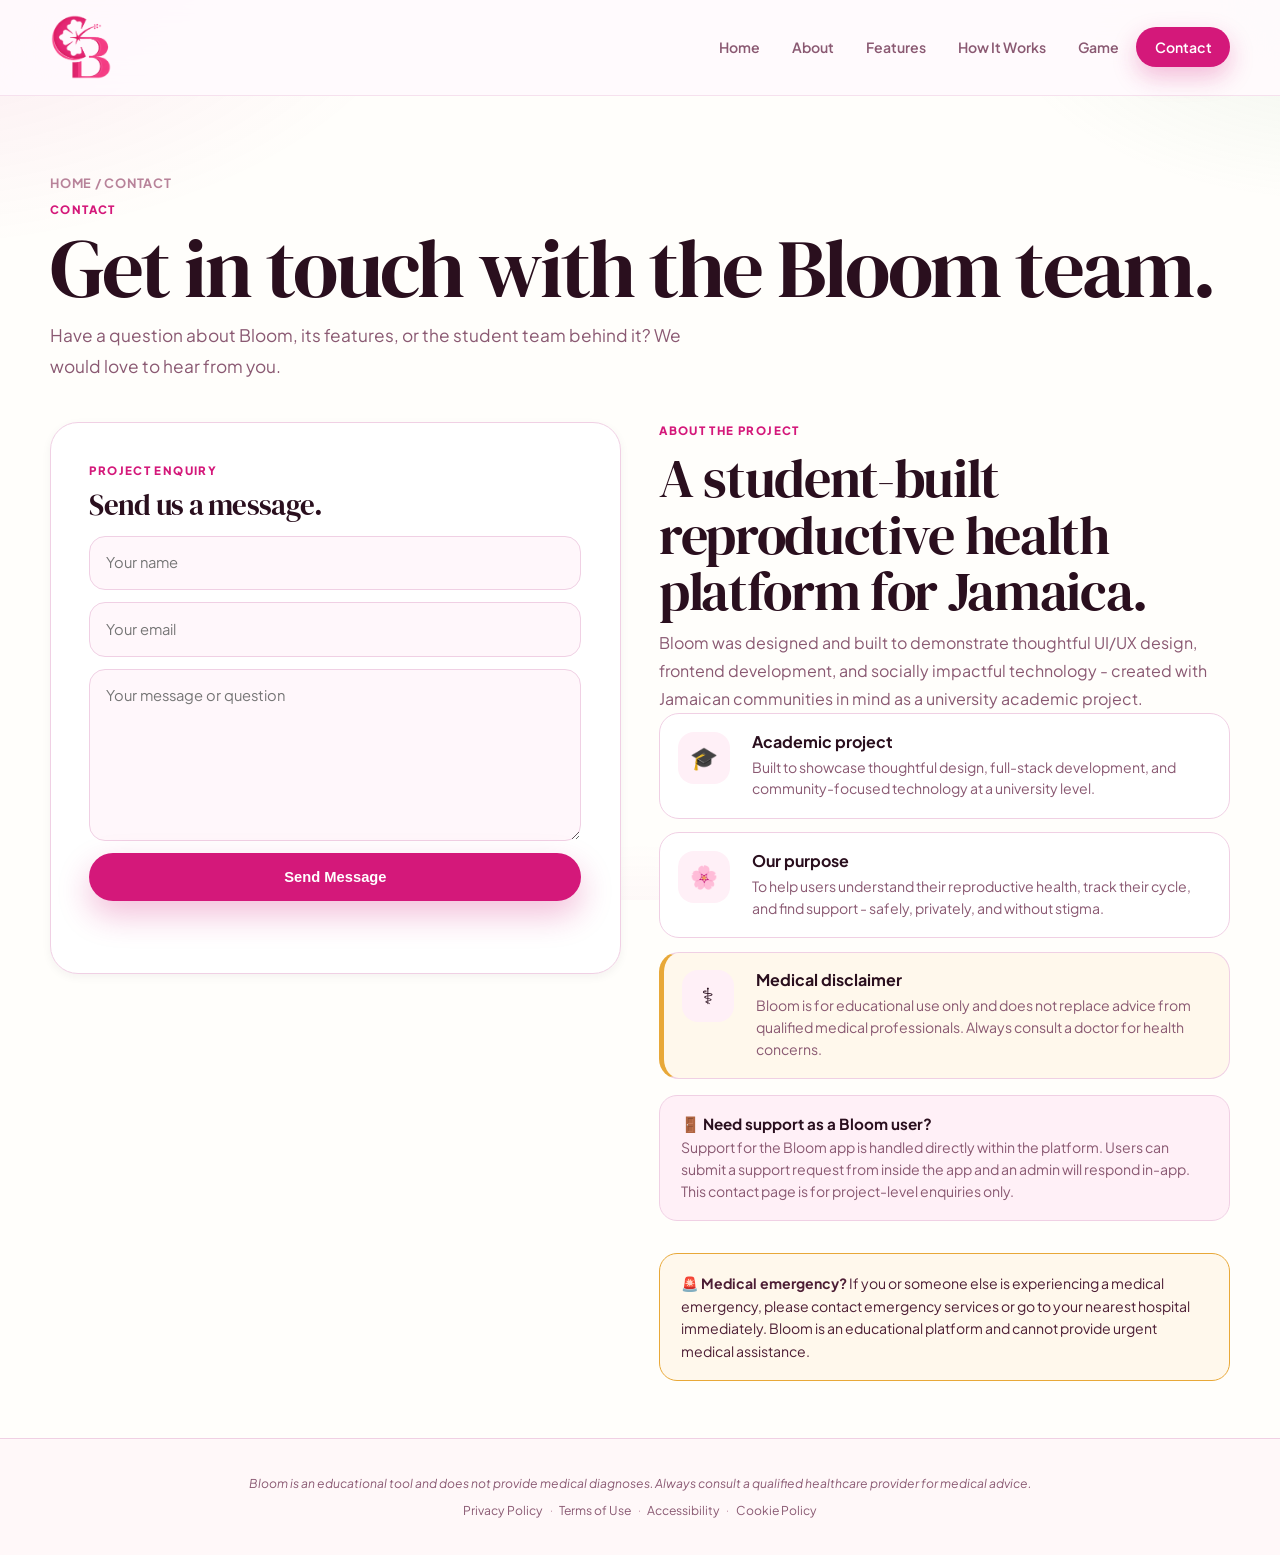
<file: contact.html>
﻿<!DOCTYPE html>
<html lang="en">
<head>
  <meta charset="UTF-8">
  <meta name="viewport" content="width=device-width, initial-scale=1.0">
  <link rel="icon" type="image/png" href="./assets/images/bloom-logo.png?v=2">
  <link rel="shortcut icon" type="image/png" href="./assets/images/bloom-logo.png?v=2">
  <link rel="apple-touch-icon" href="./assets/images/bloom-logo.png?v=2">
  <title>Contact | Bloom Reproductive Health</title>
  <meta name="description" content="Get in touch with the Bloom team - project enquiries, feedback, or questions about the platform are all welcome.">
  <link rel="preconnect" href="https://fonts.googleapis.com">
  <link rel="preconnect" href="https://fonts.gstatic.com" crossorigin>
  <link href="https://fonts.googleapis.com/css2?family=DM+Serif+Display:ital@0;1&family=Plus+Jakarta+Sans:wght@400;500;600;700;800&display=swap" rel="stylesheet">
  <link rel="stylesheet" href="./assets/css/styles.css">
</head>
<body>

<header class="nav">
  <div class="container nav-inner">
    <a class="brand" href="index.html">
      <img src="./assets/images/bloom-logo.png" alt="Bloom logo">
      <span>Bloom</span>
    </a>
    <button class="nav-toggle" type="button" aria-label="Open menu">&#9776;</button>
    <nav class="nav-links">
      <a href="index.html">Home</a>
      <a href="about.html">About</a>
      <a href="features.html">Features</a>
      <a href="how-it-works.html">How It Works</a>
      <a href="game.html">Game</a>
      <a class="active pill" href="contact.html">Contact</a>
    </nav>
  </div>
</header>

<main class="contact-page">

  <section class="page-hero container reveal">
    <p class="breadcrumb">Home / Contact</p>
    <span class="eyebrow">Contact</span>
    <h1>Get in touch with the Bloom team.</h1>
    <p class="lead">Have a question about Bloom, its features, or the student team behind it? We would love to hear from you.</p>
  </section>

  <section class="container split">

    <div class="contact-card reveal">
      <span class="eyebrow">Project Enquiry</span>
      <h2 class="contact-title">Send us a message.</h2>
      <form class="contact-form" action="mailto:bloomhelpdesk1@gmail.com" method="POST" enctype="text/plain" data-contact-form>
        <input type="text" name="name" placeholder="Your name" required>
        <input type="email" name="email" placeholder="Your email" required>
        <textarea name="message" rows="6" placeholder="Your message or question" required></textarea>
        <button class="btn btn-primary" type="submit">Send Message</button>
        <p class="form-status" data-form-status role="status" aria-live="polite"></p>
      </form>
    </div>

    <div class="reveal">
      <span class="eyebrow">About the Project</span>
      <h2>A student-built reproductive health platform for Jamaica.</h2>
      <p class="text-body">Bloom was designed and built to demonstrate thoughtful UI/UX design, frontend development, and socially impactful technology - created with Jamaican communities in mind as a university academic project.</p>

      <div class="feature-row">
        <div class="icon">&#127891;</div>
        <div>
          <h3>Academic project</h3>
          <p>Built to showcase thoughtful design, full-stack development, and community-focused technology at a university level.</p>
        </div>
      </div>
      <div class="feature-row">
        <div class="icon">&#127800;</div>
        <div>
          <h3>Our purpose</h3>
          <p>To help users understand their reproductive health, track their cycle, and find support - safely, privately, and without stigma.</p>
        </div>
      </div>
      <div class="feature-row safety">
        <div class="icon">&#9877;</div>
        <div>
          <h3>Medical disclaimer</h3>
          <p>Bloom is for educational use only and does not replace advice from qualified medical professionals. Always consult a doctor for health concerns.</p>
        </div>
      </div>

      <div class="support-note">
        <h3>&#128682; Need support as a Bloom user?</h3>
        <p>Support for the Bloom app is handled directly within the platform. Users can submit a support request from inside the app and an admin will respond in-app. This contact page is for project-level enquiries only.</p>
      </div>

      <div class="contact-disclaimer">
        &#128680; <strong>Medical emergency?</strong> If you or someone else is experiencing a medical emergency, please contact emergency services or go to your nearest hospital immediately. Bloom is an educational platform and cannot provide urgent medical assistance.
      </div>
    </div>

  </section>

</main>

<footer>
  <div class="container">
    <div class="footer-legal">
      <p class="footer-disclaimer">Bloom is an educational tool and does not provide medical diagnoses. Always consult a qualified healthcare provider for medical advice.</p>
      <div class="footer-policy-links">
        <a href="privacy.html">Privacy Policy</a><span>&middot;</span>
        <a href="terms.html">Terms of Use</a><span>&middot;</span>
        <a href="accessibility.html">Accessibility</a><span>&middot;</span>
        <a href="cookie-policy.html">Cookie Policy</a>
      </div>
    </div>
  </div>
</footer>

<script src="./assets/js/main.js"></script>
</body>
</html>
</file>
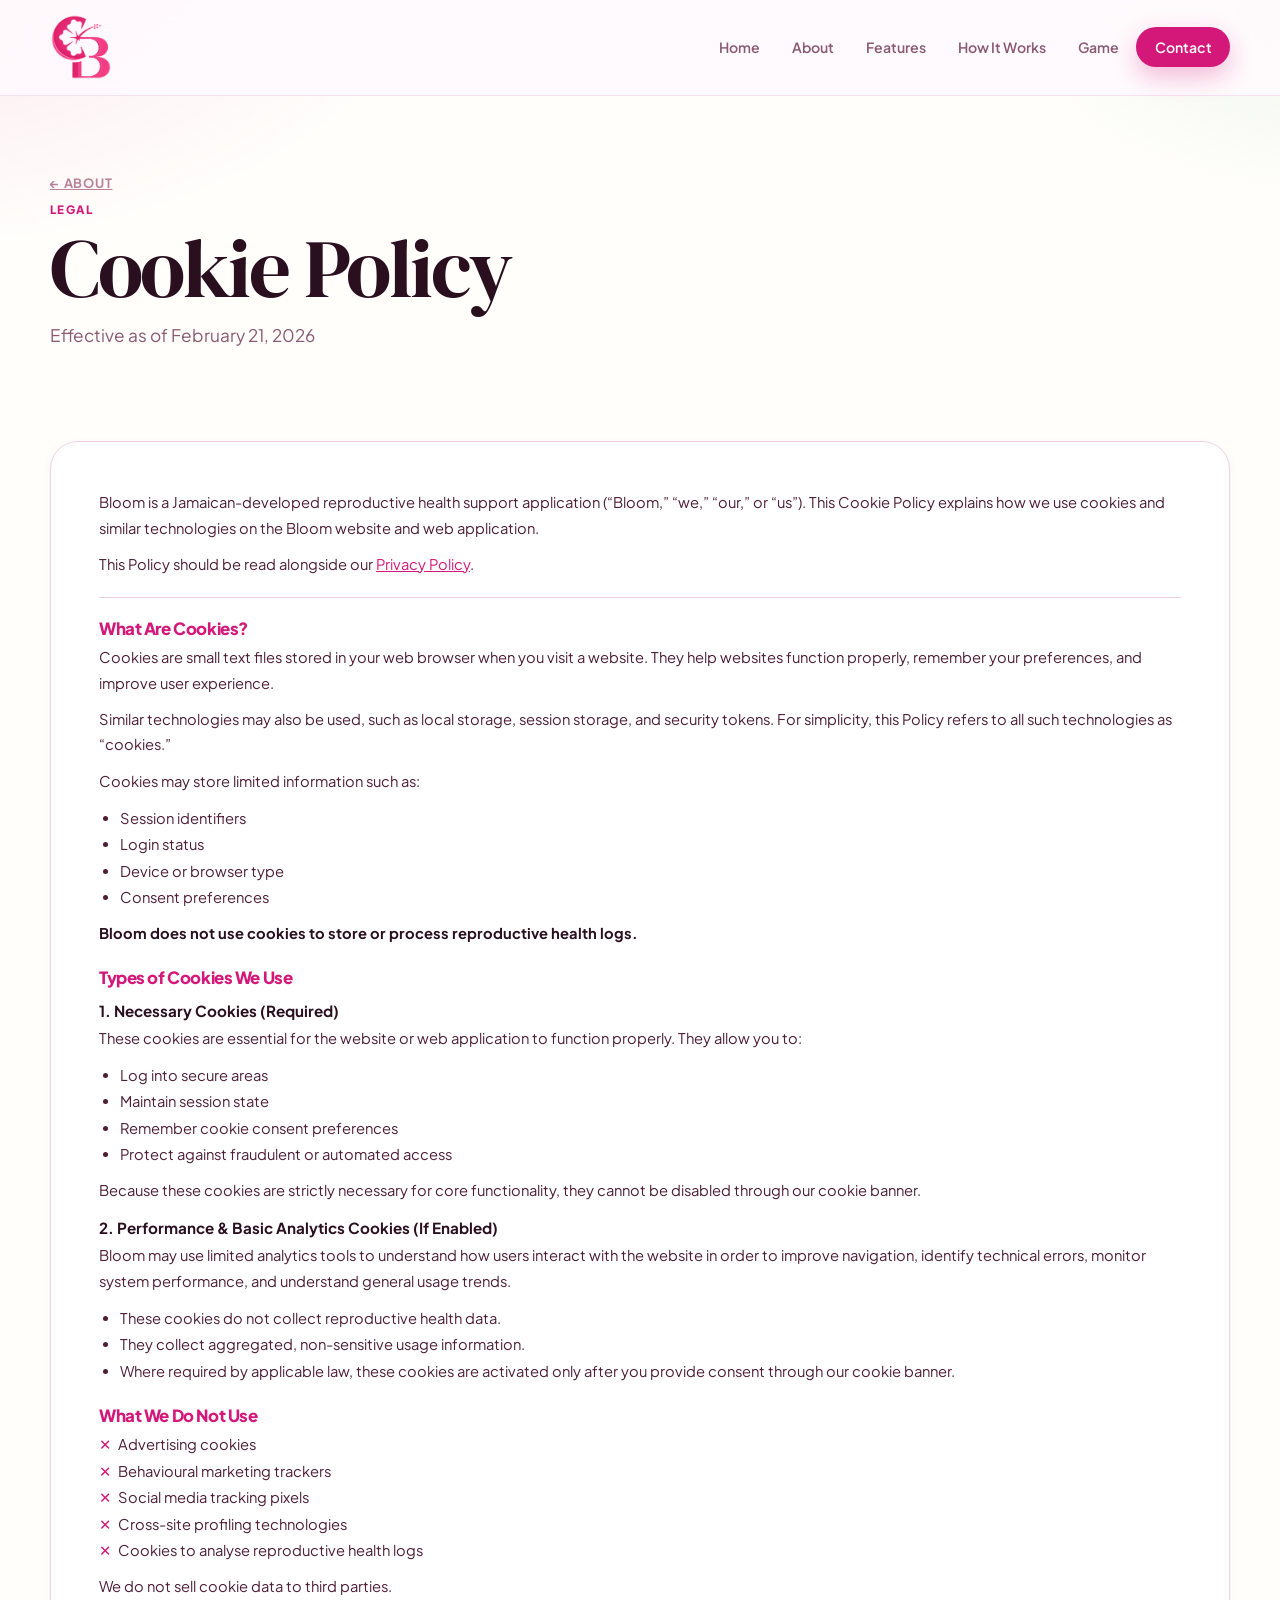
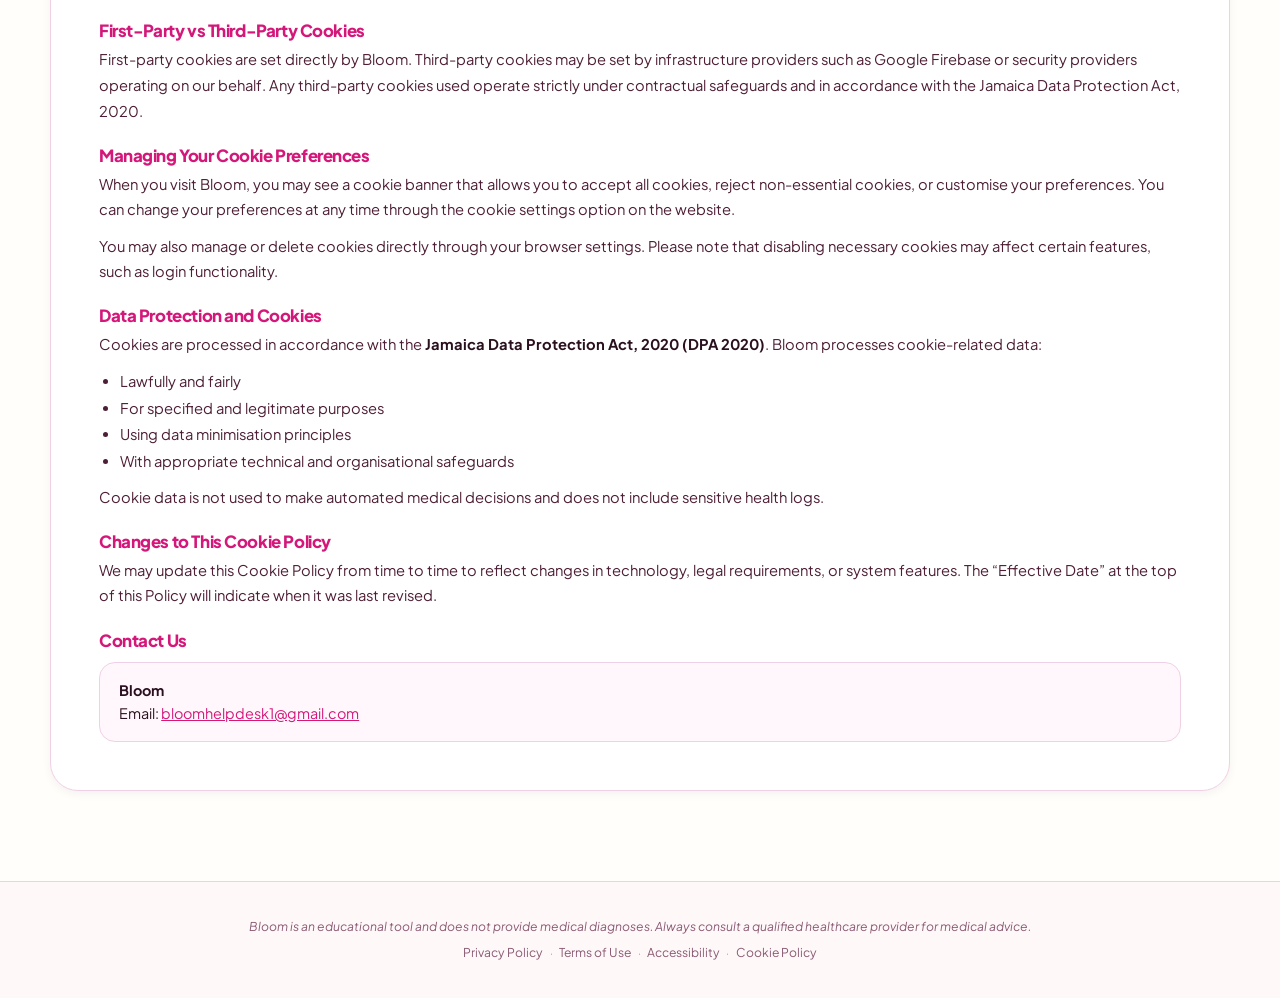
<file: cookie-policy.html>
﻿<!DOCTYPE html>
<html lang="en">
<head>
  <meta charset="UTF-8">
  <meta name="viewport" content="width=device-width, initial-scale=1.0">
  <link rel="icon" type="image/png" href="./assets/images/bloom-logo.png?v=2">
  <link rel="shortcut icon" type="image/png" href="./assets/images/bloom-logo.png?v=2">
  <link rel="apple-touch-icon" href="./assets/images/bloom-logo.png?v=2">
  <title>Cookie Policy | Bloom</title>
  <link rel="preconnect" href="https://fonts.googleapis.com">
  <link rel="preconnect" href="https://fonts.gstatic.com" crossorigin>
  <link href="https://fonts.googleapis.com/css2?family=DM+Serif+Display:ital@0;1&family=Plus+Jakarta+Sans:wght@400;500;600;700;800&display=swap" rel="stylesheet">
  <link rel="stylesheet" href="./assets/css/styles.css">
</head>
<body>

<header class="nav">
  <div class="container nav-inner">
    <a class="brand" href="index.html">
      <img src="./assets/images/bloom-logo.png" alt="Bloom logo">
      <span>Bloom</span>
    </a>
    <button class="nav-toggle" type="button" aria-label="Open menu">&#9776;</button>
    <nav class="nav-links">
      <a href="index.html">Home</a>
      <a href="about.html">About</a>
      <a href="features.html">Features</a>
      <a href="how-it-works.html">How It Works</a>
      <a href="game.html">Game</a>
      <a href="contact.html" class="pill">Contact</a>
    </nav>
  </div>
</header>

<main>

  <section class="page-hero container reveal">
    <p class="breadcrumb"><a href="about.html" style="color:inherit">&larr; About</a></p>
    <span class="eyebrow">Legal</span>
    <h1>Cookie Policy</h1>
    <p class="lead">Effective as of February 21, 2026</p>
  </section>

  <section class="container">
    <div class="policy-doc">

      <p>Bloom is a Jamaican-developed reproductive health support application (&ldquo;Bloom,&rdquo; &ldquo;we,&rdquo; &ldquo;our,&rdquo; or &ldquo;us&rdquo;). This Cookie Policy explains how we use cookies and similar technologies on the Bloom website and web application.</p>
      <p>This Policy should be read alongside our <a href="privacy.html" style="color:var(--rose)">Privacy Policy</a>.</p>

      <hr>

      <h2>What Are Cookies?</h2>
      <p>Cookies are small text files stored in your web browser when you visit a website. They help websites function properly, remember your preferences, and improve user experience.</p>
      <p>Similar technologies may also be used, such as local storage, session storage, and security tokens. For simplicity, this Policy refers to all such technologies as &ldquo;cookies.&rdquo;</p>
      <p>Cookies may store limited information such as:</p>
      <ul>
        <li>Session identifiers</li>
        <li>Login status</li>
        <li>Device or browser type</li>
        <li>Consent preferences</li>
      </ul>
      <p><strong>Bloom does not use cookies to store or process reproductive health logs.</strong></p>

      <h2>Types of Cookies We Use</h2>
      <h3>1. Necessary Cookies (Required)</h3>
      <p>These cookies are essential for the website or web application to function properly. They allow you to:</p>
      <ul>
        <li>Log into secure areas</li>
        <li>Maintain session state</li>
        <li>Remember cookie consent preferences</li>
        <li>Protect against fraudulent or automated access</li>
      </ul>
      <p>Because these cookies are strictly necessary for core functionality, they cannot be disabled through our cookie banner.</p>

      <h3>2. Performance &amp; Basic Analytics Cookies (If Enabled)</h3>
      <p>Bloom may use limited analytics tools to understand how users interact with the website in order to improve navigation, identify technical errors, monitor system performance, and understand general usage trends.</p>
      <ul>
        <li>These cookies do not collect reproductive health data.</li>
        <li>They collect aggregated, non-sensitive usage information.</li>
        <li>Where required by applicable law, these cookies are activated only after you provide consent through our cookie banner.</li>
      </ul>

      <h2>What We Do Not Use</h2>
      <ul class="policy-no-list">
        <li>Advertising cookies</li>
        <li>Behavioural marketing trackers</li>
        <li>Social media tracking pixels</li>
        <li>Cross-site profiling technologies</li>
        <li>Cookies to analyse reproductive health logs</li>
      </ul>
      <p>We do not sell cookie data to third parties.</p>

      <h2>First-Party vs Third-Party Cookies</h2>
      <p>First-party cookies are set directly by Bloom. Third-party cookies may be set by infrastructure providers such as Google Firebase or security providers operating on our behalf. Any third-party cookies used operate strictly under contractual safeguards and in accordance with the Jamaica Data Protection Act, 2020.</p>

      <h2>Managing Your Cookie Preferences</h2>
      <p>When you visit Bloom, you may see a cookie banner that allows you to accept all cookies, reject non-essential cookies, or customise your preferences. You can change your preferences at any time through the cookie settings option on the website.</p>
      <p>You may also manage or delete cookies directly through your browser settings. Please note that disabling necessary cookies may affect certain features, such as login functionality.</p>

      <h2>Data Protection and Cookies</h2>
      <p>Cookies are processed in accordance with the <strong>Jamaica Data Protection Act, 2020 (DPA 2020)</strong>. Bloom processes cookie-related data:</p>
      <ul>
        <li>Lawfully and fairly</li>
        <li>For specified and legitimate purposes</li>
        <li>Using data minimisation principles</li>
        <li>With appropriate technical and organisational safeguards</li>
      </ul>
      <p>Cookie data is not used to make automated medical decisions and does not include sensitive health logs.</p>

      <h2>Changes to This Cookie Policy</h2>
      <p>We may update this Cookie Policy from time to time to reflect changes in technology, legal requirements, or system features. The &ldquo;Effective Date&rdquo; at the top of this Policy will indicate when it was last revised.</p>

      <h2>Contact Us</h2>
      <div class="policy-contact">
        <strong>Bloom</strong><br>
        Email: <a href="mailto:bloomhelpdesk1@gmail.com">bloomhelpdesk1@gmail.com</a>
      </div>

    </div>
  </section>

</main>

<footer>
  <div class="container">
    <div class="footer-legal">
      <p class="footer-disclaimer">Bloom is an educational tool and does not provide medical diagnoses. Always consult a qualified healthcare provider for medical advice.</p>
      <div class="footer-policy-links">
        <a href="privacy.html">Privacy Policy</a><span>&middot;</span>
        <a href="terms.html">Terms of Use</a><span>&middot;</span>
        <a href="accessibility.html">Accessibility</a><span>&middot;</span>
        <a href="cookie-policy.html">Cookie Policy</a>
      </div>
    </div>
  </div>
</footer>

<script src="./assets/js/main.js"></script>
</body>
</html>
</file>
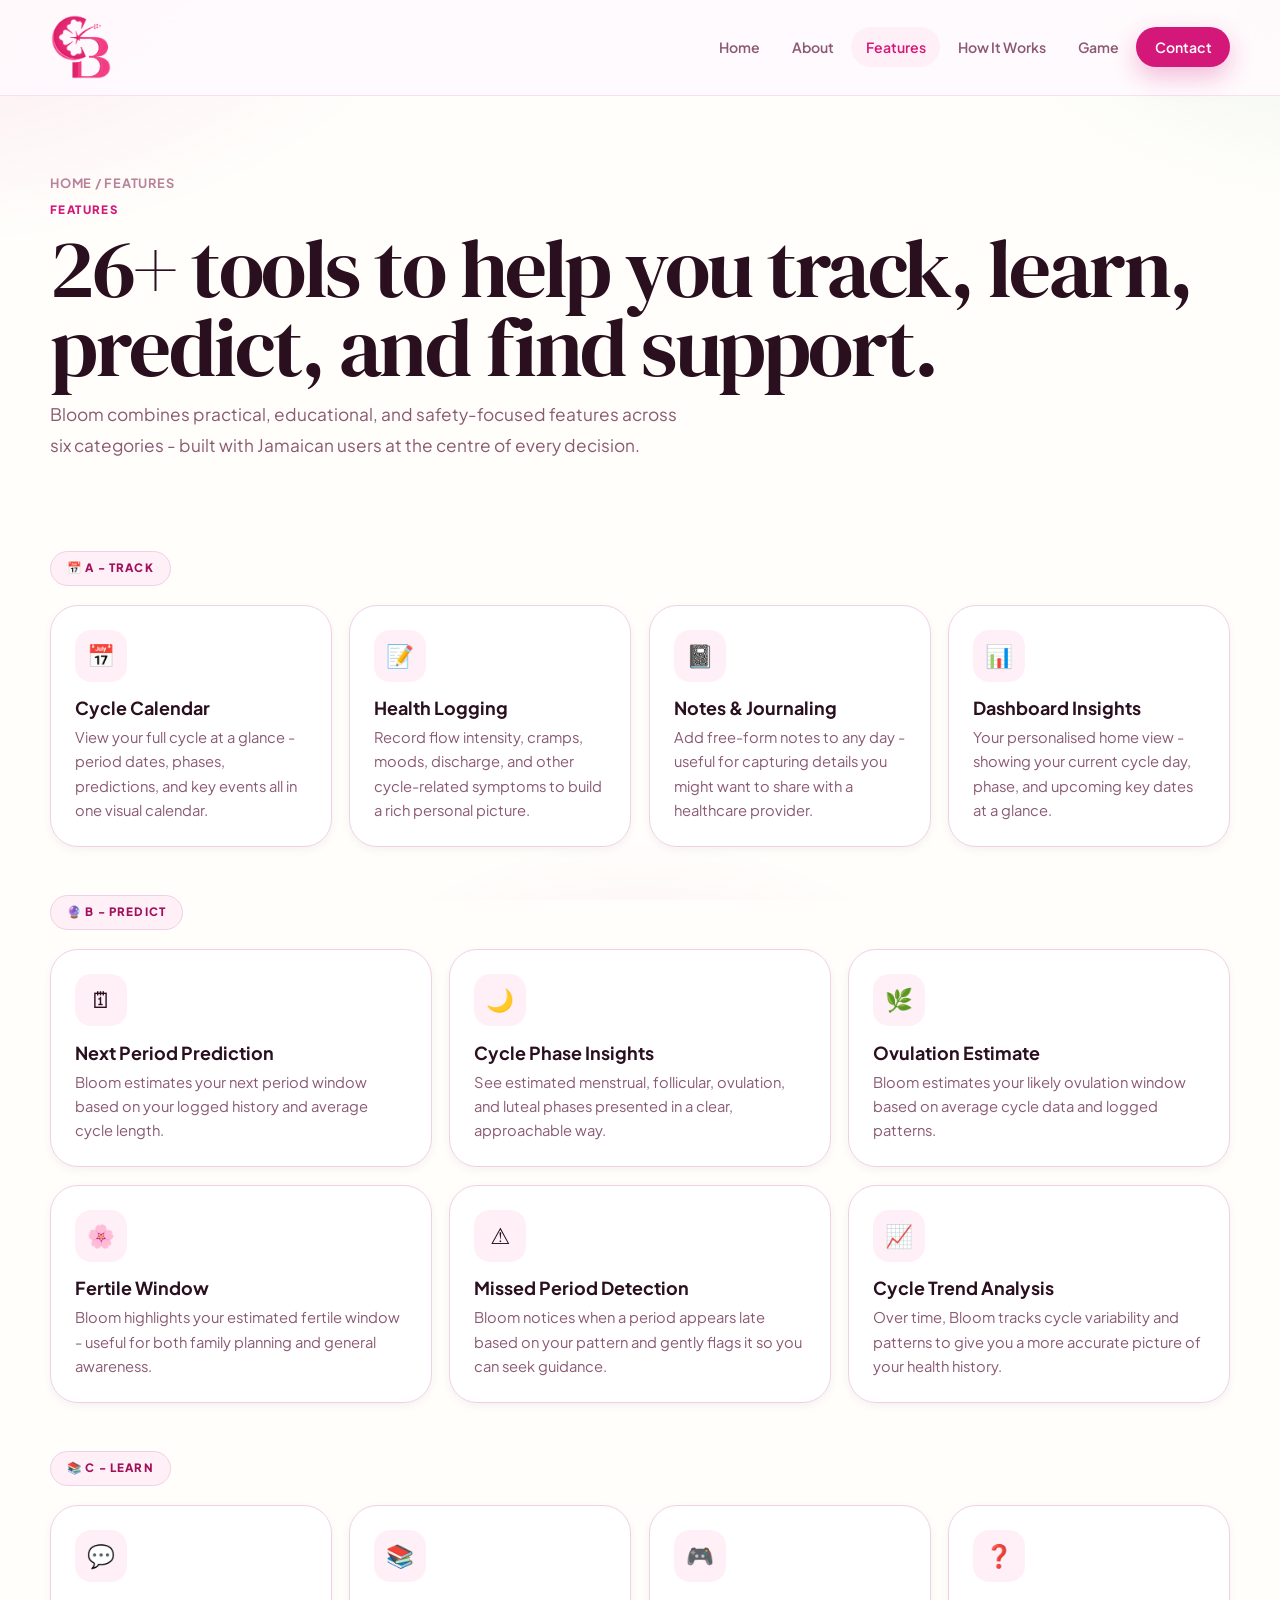
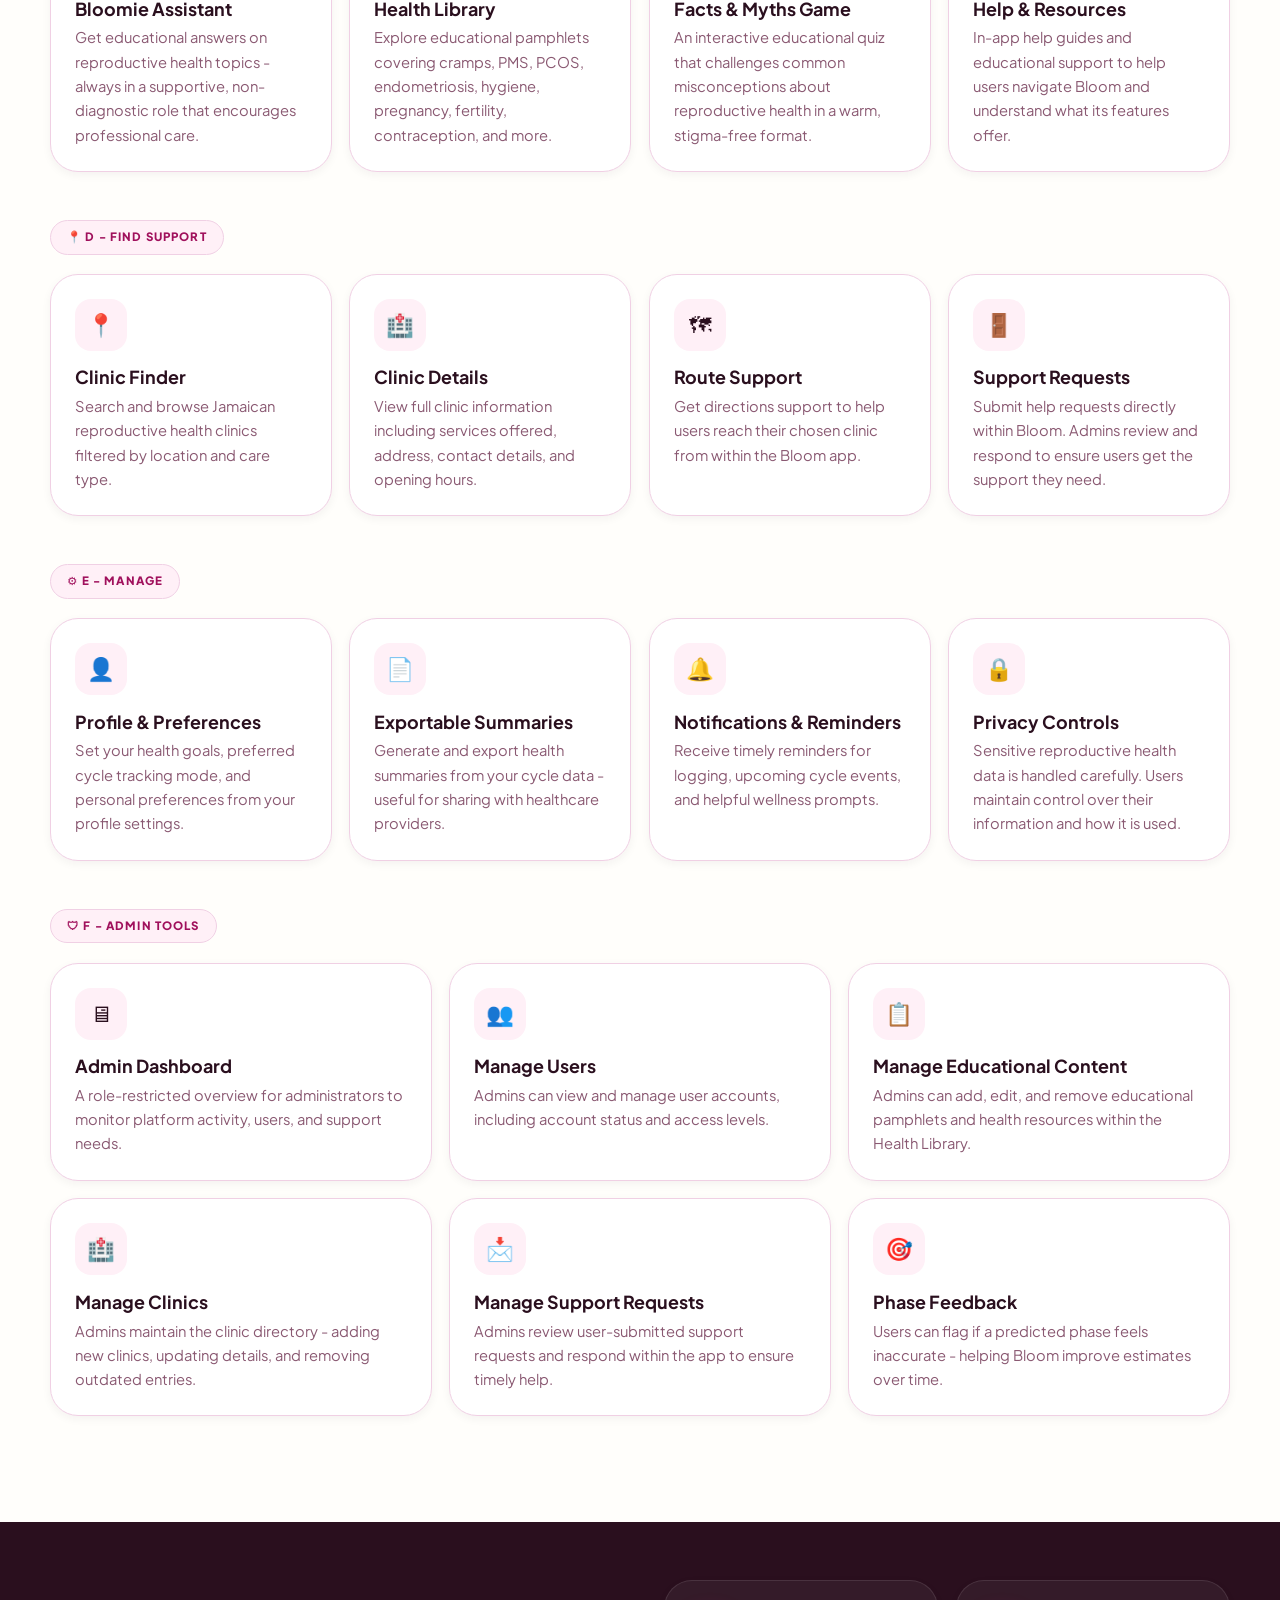
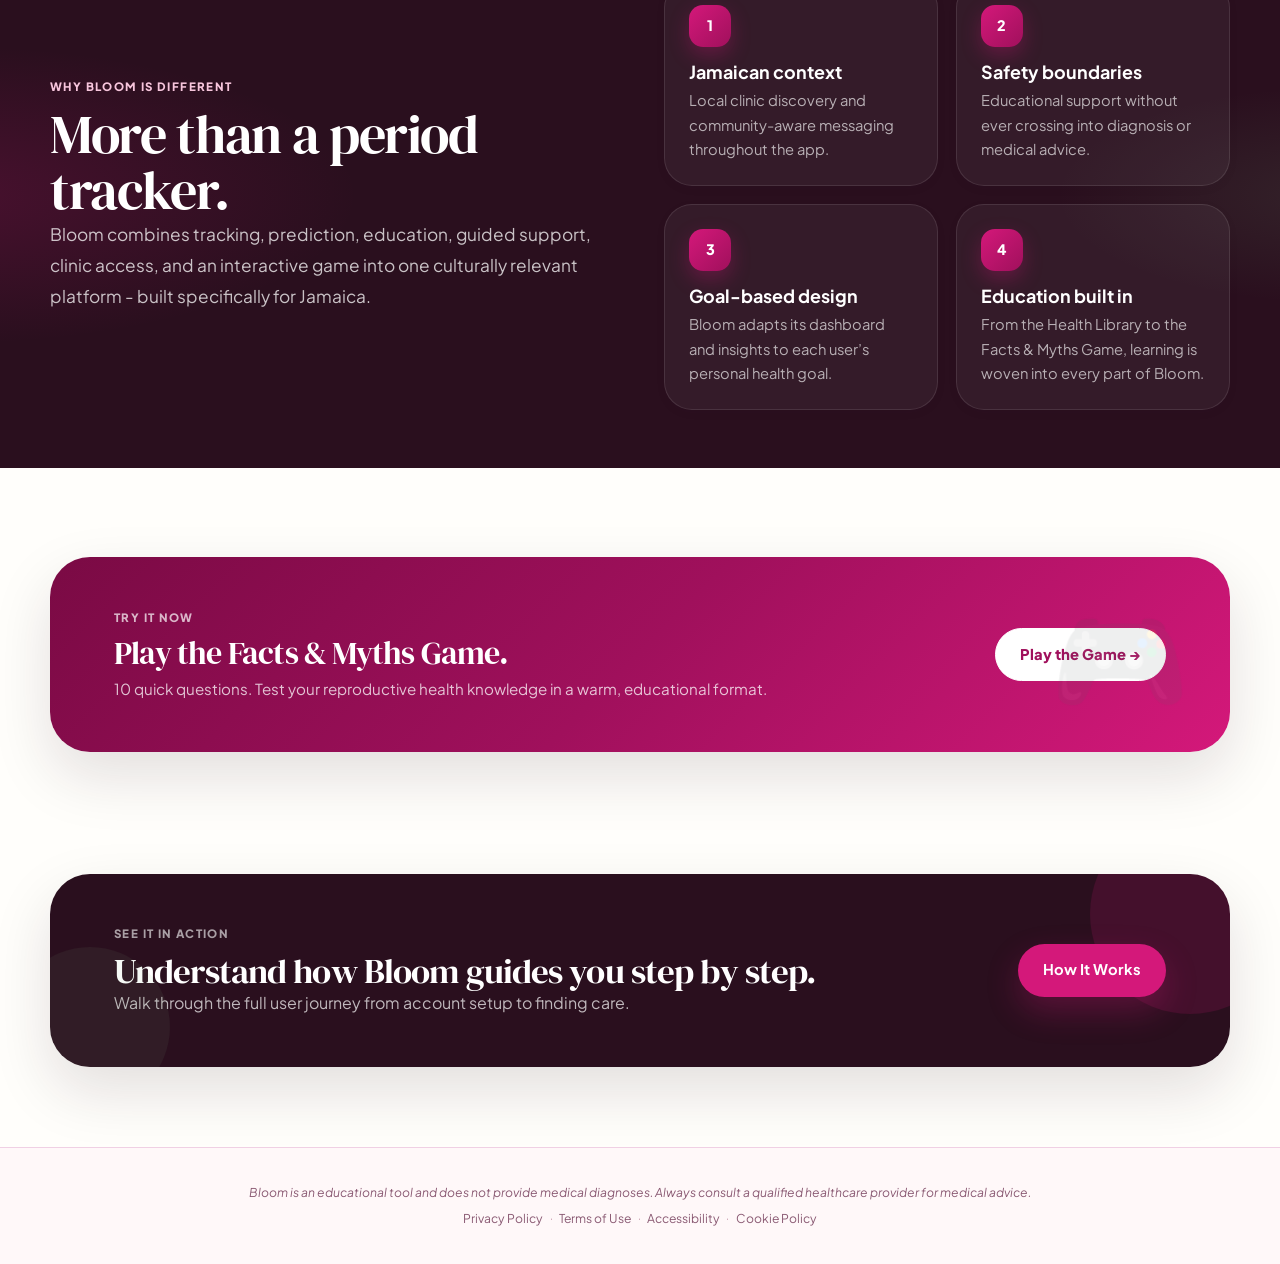
<file: features.html>
﻿<!DOCTYPE html>
<html lang="en">
<head>
  <meta charset="UTF-8">
  <meta name="viewport" content="width=device-width, initial-scale=1.0">
  <link rel="icon" type="image/png" href="./assets/images/bloom-logo.png?v=2">
  <link rel="shortcut icon" type="image/png" href="./assets/images/bloom-logo.png?v=2">
  <link rel="apple-touch-icon" href="./assets/images/bloom-logo.png?v=2">
  <title>Features | Bloom Reproductive Health</title>
  <meta name="description" content="Explore all 26+ features of Bloom across six categories - from cycle tracking and predictions to the clinic finder, Bloomie, and the Facts and Myths game.">
  <link rel="preconnect" href="https://fonts.googleapis.com">
  <link rel="preconnect" href="https://fonts.gstatic.com" crossorigin>
  <link href="https://fonts.googleapis.com/css2?family=DM+Serif+Display:ital@0;1&family=Plus+Jakarta+Sans:wght@400;500;600;700;800&display=swap" rel="stylesheet">
  <link rel="stylesheet" href="./assets/css/styles.css">
</head>
<body>

<header class="nav">
  <div class="container nav-inner">
    <a class="brand" href="index.html">
      <img src="./assets/images/bloom-logo.png" alt="Bloom logo">
      <span>Bloom</span>
    </a>
    <button class="nav-toggle" type="button" aria-label="Open menu">&#9776;</button>
    <nav class="nav-links">
      <a href="index.html">Home</a>
      <a href="about.html">About</a>
      <a class="active" href="features.html">Features</a>
      <a href="how-it-works.html">How It Works</a>
      <a href="game.html">Game</a>
      <a href="contact.html" class="pill">Contact</a>
    </nav>
  </div>
</header>

<main>

  <section class="page-hero container reveal">
    <p class="breadcrumb">Home / Features</p>
    <span class="eyebrow">Features</span>
    <h1>26+ tools to help you track, learn, predict, and find support.</h1>
    <p class="lead">Bloom combines practical, educational, and safety-focused features across six categories - built with Jamaican users at the centre of every decision.</p>
  </section>

  <!-- FEATURE CATEGORIES -->
  <section class="container">

    <div class="feature-group reveal">
      <p class="feature-group-label">&#128197; A - Track</p>
      <div class="grid-4">
        <article class="benefit">
          <div class="icon">&#128197;</div>
          <h3>Cycle Calendar</h3>
          <p>View your full cycle at a glance - period dates, phases, predictions, and key events all in one visual calendar.</p>
        </article>
        <article class="benefit">
          <div class="icon">&#128221;</div>
          <h3>Health Logging</h3>
          <p>Record flow intensity, cramps, moods, discharge, and other cycle-related symptoms to build a rich personal picture.</p>
        </article>
        <article class="benefit">
          <div class="icon">&#128211;</div>
          <h3>Notes &amp; Journaling</h3>
          <p>Add free-form notes to any day - useful for capturing details you might want to share with a healthcare provider.</p>
        </article>
        <article class="benefit">
          <div class="icon">&#128202;</div>
          <h3>Dashboard Insights</h3>
          <p>Your personalised home view - showing your current cycle day, phase, and upcoming key dates at a glance.</p>
        </article>
      </div>
    </div>

    <div class="feature-group reveal">
      <p class="feature-group-label">&#128302; B - Predict</p>
      <div class="grid-3">
        <article class="benefit">
          <div class="icon">&#128467;</div>
          <h3>Next Period Prediction</h3>
          <p>Bloom estimates your next period window based on your logged history and average cycle length.</p>
        </article>
        <article class="benefit">
          <div class="icon">&#127769;</div>
          <h3>Cycle Phase Insights</h3>
          <p>See estimated menstrual, follicular, ovulation, and luteal phases presented in a clear, approachable way.</p>
        </article>
        <article class="benefit">
          <div class="icon">&#127807;</div>
          <h3>Ovulation Estimate</h3>
          <p>Bloom estimates your likely ovulation window based on average cycle data and logged patterns.</p>
        </article>
        <article class="benefit">
          <div class="icon">&#127800;</div>
          <h3>Fertile Window</h3>
          <p>Bloom highlights your estimated fertile window - useful for both family planning and general awareness.</p>
        </article>
        <article class="benefit">
          <div class="icon">&#9888;</div>
          <h3>Missed Period Detection</h3>
          <p>Bloom notices when a period appears late based on your pattern and gently flags it so you can seek guidance.</p>
        </article>
        <article class="benefit">
          <div class="icon">&#128200;</div>
          <h3>Cycle Trend Analysis</h3>
          <p>Over time, Bloom tracks cycle variability and patterns to give you a more accurate picture of your health history.</p>
        </article>
      </div>
    </div>

    <div class="feature-group reveal">
      <p class="feature-group-label">&#128218; C - Learn</p>
      <div class="grid-4">
        <article class="benefit">
          <div class="icon">&#128172;</div>
          <h3>Bloomie Assistant</h3>
          <p>Get educational answers on reproductive health topics - always in a supportive, non-diagnostic role that encourages professional care.</p>
        </article>
        <article class="benefit">
          <div class="icon">&#128218;</div>
          <h3>Health Library</h3>
          <p>Explore educational pamphlets covering cramps, PMS, PCOS, endometriosis, hygiene, pregnancy, fertility, contraception, and more.</p>
        </article>
        <article class="benefit">
          <div class="icon">&#127918;</div>
          <h3>Facts &amp; Myths Game</h3>
          <p>An interactive educational quiz that challenges common misconceptions about reproductive health in a warm, stigma-free format.</p>
        </article>
        <article class="benefit">
          <div class="icon">&#10067;</div>
          <h3>Help &amp; Resources</h3>
          <p>In-app help guides and educational support to help users navigate Bloom and understand what its features offer.</p>
        </article>
      </div>
    </div>

    <div class="feature-group reveal">
      <p class="feature-group-label">&#128205; D - Find Support</p>
      <div class="grid-4">
        <article class="benefit">
          <div class="icon">&#128205;</div>
          <h3>Clinic Finder</h3>
          <p>Search and browse Jamaican reproductive health clinics filtered by location and care type.</p>
        </article>
        <article class="benefit">
          <div class="icon">&#127973;</div>
          <h3>Clinic Details</h3>
          <p>View full clinic information including services offered, address, contact details, and opening hours.</p>
        </article>
        <article class="benefit">
          <div class="icon">&#128506;</div>
          <h3>Route Support</h3>
          <p>Get directions support to help users reach their chosen clinic from within the Bloom app.</p>
        </article>
        <article class="benefit">
          <div class="icon">&#128682;</div>
          <h3>Support Requests</h3>
          <p>Submit help requests directly within Bloom. Admins review and respond to ensure users get the support they need.</p>
        </article>
      </div>
    </div>

    <div class="feature-group reveal">
      <p class="feature-group-label">&#9881; E - Manage</p>
      <div class="grid-4">
        <article class="benefit">
          <div class="icon">&#128100;</div>
          <h3>Profile &amp; Preferences</h3>
          <p>Set your health goals, preferred cycle tracking mode, and personal preferences from your profile settings.</p>
        </article>
        <article class="benefit">
          <div class="icon">&#128196;</div>
          <h3>Exportable Summaries</h3>
          <p>Generate and export health summaries from your cycle data - useful for sharing with healthcare providers.</p>
        </article>
        <article class="benefit">
          <div class="icon">&#128276;</div>
          <h3>Notifications &amp; Reminders</h3>
          <p>Receive timely reminders for logging, upcoming cycle events, and helpful wellness prompts.</p>
        </article>
        <article class="benefit">
          <div class="icon">&#128274;</div>
          <h3>Privacy Controls</h3>
          <p>Sensitive reproductive health data is handled carefully. Users maintain control over their information and how it is used.</p>
        </article>
      </div>
    </div>

    <div class="feature-group reveal">
      <p class="feature-group-label">&#128737; F - Admin Tools</p>
      <div class="grid-3">
        <article class="benefit">
          <div class="icon">&#128421;</div>
          <h3>Admin Dashboard</h3>
          <p>A role-restricted overview for administrators to monitor platform activity, users, and support needs.</p>
        </article>
        <article class="benefit">
          <div class="icon">&#128101;</div>
          <h3>Manage Users</h3>
          <p>Admins can view and manage user accounts, including account status and access levels.</p>
        </article>
        <article class="benefit">
          <div class="icon">&#128203;</div>
          <h3>Manage Educational Content</h3>
          <p>Admins can add, edit, and remove educational pamphlets and health resources within the Health Library.</p>
        </article>
        <article class="benefit">
          <div class="icon">&#127973;</div>
          <h3>Manage Clinics</h3>
          <p>Admins maintain the clinic directory - adding new clinics, updating details, and removing outdated entries.</p>
        </article>
        <article class="benefit">
          <div class="icon">&#128233;</div>
          <h3>Manage Support Requests</h3>
          <p>Admins review user-submitted support requests and respond within the app to ensure timely help.</p>
        </article>
        <article class="benefit">
          <div class="icon">&#127919;</div>
          <h3>Phase Feedback</h3>
          <p>Users can flag if a predicted phase feels inaccurate - helping Bloom improve estimates over time.</p>
        </article>
      </div>
    </div>

  </section>

  <!-- WHY DIFFERENT -->
  <section class="dark-band">
    <div class="container split">
      <div class="reveal">
        <span class="eyebrow">Why Bloom is different</span>
        <h2>More than a period tracker.</h2>
        <p class="lead">Bloom combines tracking, prediction, education, guided support, clinic access, and an interactive game into one culturally relevant platform - built specifically for Jamaica.</p>
      </div>
      <div class="grid-2">
        <article class="step reveal">
          <span>1</span>
          <h3>Jamaican context</h3>
          <p>Local clinic discovery and community-aware messaging throughout the app.</p>
        </article>
        <article class="step reveal">
          <span>2</span>
          <h3>Safety boundaries</h3>
          <p>Educational support without ever crossing into diagnosis or medical advice.</p>
        </article>
        <article class="step reveal">
          <span>3</span>
          <h3>Goal-based design</h3>
          <p>Bloom adapts its dashboard and insights to each user&rsquo;s personal health goal.</p>
        </article>
        <article class="step reveal">
          <span>4</span>
          <h3>Education built in</h3>
          <p>From the Health Library to the Facts &amp; Myths Game, learning is woven into every part of Bloom.</p>
        </article>
      </div>
    </div>
  </section>

  <!-- GAME CTA -->
  <section class="container">
    <div class="game-cta-band reveal">
      <div>
        <span class="eyebrow">Try it now</span>
        <h2>Play the Facts &amp; Myths Game.</h2>
        <p>10 quick questions. Test your reproductive health knowledge in a warm, educational format.</p>
      </div>
      <a class="btn btn-white" href="game.html">Play the Game &rarr;</a>
    </div>
  </section>

  <!-- CTA -->
  <section class="container cta reveal">
    <div>
      <span class="eyebrow eyebrow-dim">See it in action</span>
      <h2>Understand how Bloom guides you step by step.</h2>
      <p>Walk through the full user journey from account setup to finding care.</p>
    </div>
    <a class="btn btn-primary" href="how-it-works.html">How It Works</a>
  </section>

</main>

<footer>
  <div class="container">
    <div class="footer-legal">
      <p class="footer-disclaimer">Bloom is an educational tool and does not provide medical diagnoses. Always consult a qualified healthcare provider for medical advice.</p>
      <div class="footer-policy-links">
        <a href="privacy.html">Privacy Policy</a><span>&middot;</span>
        <a href="terms.html">Terms of Use</a><span>&middot;</span>
        <a href="accessibility.html">Accessibility</a><span>&middot;</span>
        <a href="cookie-policy.html">Cookie Policy</a>
      </div>
    </div>
  </div>
</footer>

<script src="./assets/js/main.js"></script>
</body>
</html>
</file>
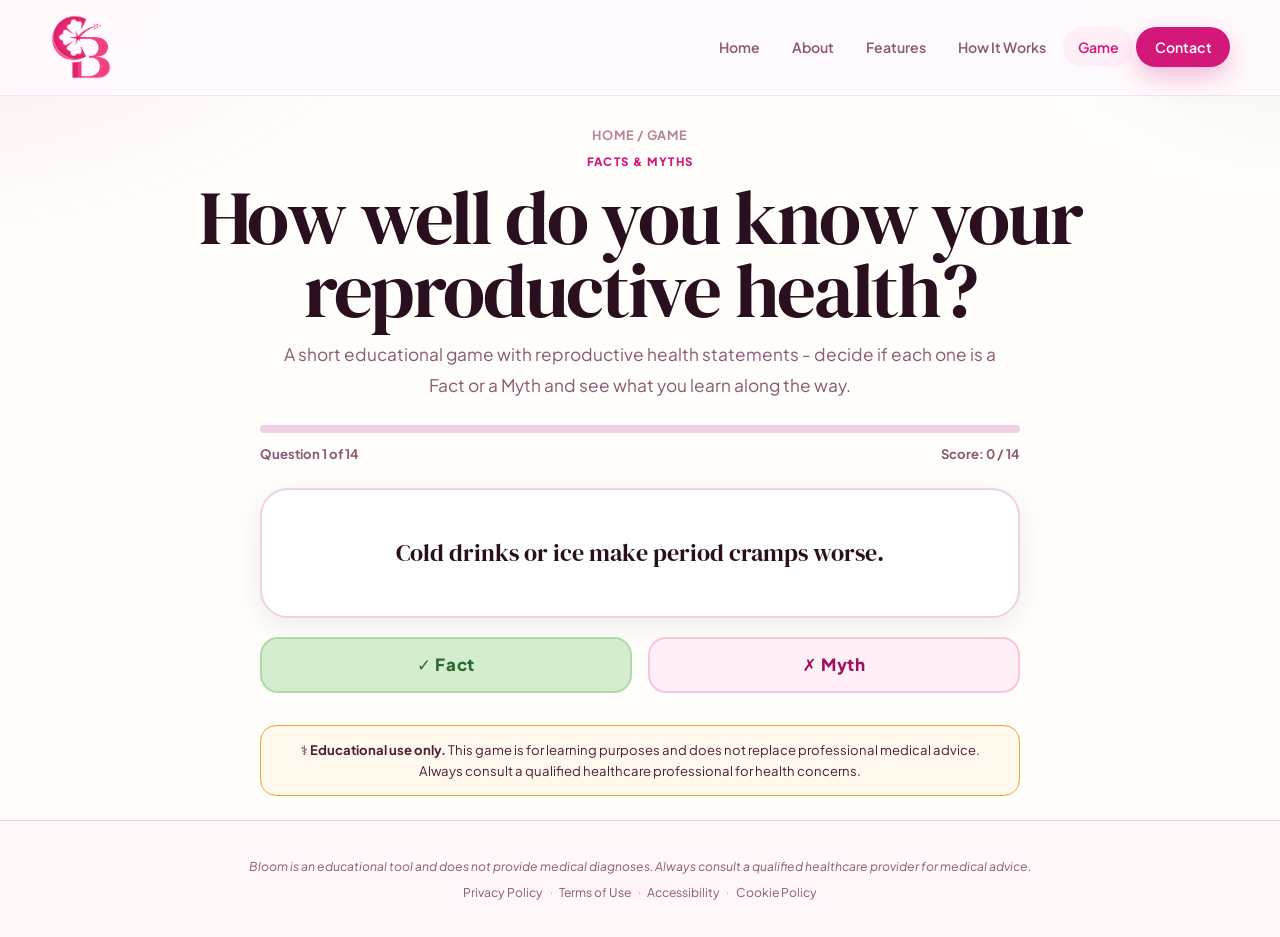
<file: game.html>
﻿<!DOCTYPE html>
<html lang="en">
<head>
  <meta charset="UTF-8">
  <meta name="viewport" content="width=device-width, initial-scale=1.0">
  <link rel="icon" type="image/png" href="./assets/images/bloom-logo.png?v=2">
  <link rel="shortcut icon" type="image/png" href="./assets/images/bloom-logo.png?v=2">
  <link rel="apple-touch-icon" href="./assets/images/bloom-logo.png?v=2">
  <title>Facts &amp; Myths Game | Bloom Reproductive Health</title>
  <meta name="description" content="Test your reproductive health knowledge with Bloom&rsquo;s Facts &amp; Myths educational game - warm, safe, and stigma-free learning.">
  <link rel="preconnect" href="https://fonts.googleapis.com">
  <link rel="preconnect" href="https://fonts.gstatic.com" crossorigin>
  <link href="https://fonts.googleapis.com/css2?family=DM+Serif+Display:ital@0;1&family=Plus+Jakarta+Sans:wght@400;500;600;700;800&display=swap" rel="stylesheet">
  <link rel="stylesheet" href="./assets/css/styles.css">
</head>
<body>

<header class="nav">
  <div class="container nav-inner">
    <a class="brand" href="index.html">
      <img src="./assets/images/bloom-logo.png" alt="Bloom logo">
      <span>Bloom</span>
    </a>
    <button class="nav-toggle" type="button" aria-label="Open menu">&#9776;</button>
    <nav class="nav-links">
      <a href="index.html">Home</a>
      <a href="about.html">About</a>
      <a href="features.html">Features</a>
      <a href="how-it-works.html">How It Works</a>
      <a class="active" href="game.html">Game</a>
      <a href="contact.html" class="pill">Contact</a>
    </nav>
  </div>
</header>

<main class="game-page">

  <section class="page-hero container reveal">
    <p class="breadcrumb">Home / Game</p>
    <span class="eyebrow">Facts &amp; Myths</span>
    <h1>How well do you know your reproductive health?</h1>
    <p class="lead">A short educational game with reproductive health statements - decide if each one is a Fact or a Myth and see what you learn along the way.</p>
  </section>

  <section class="container">
    <div class="game-container">

      <div class="game-progress-bg">
        <div class="game-progress-fill" id="progress-fill"></div>
      </div>
      <div class="game-meta">
        <span id="progress-label">Question 1</span>
        <span id="score-display">Score: 0</span>
      </div>

      <div id="game-main">
        <div class="game-statement-card">
          <p class="game-statement" id="statement">Loading&hellip;</p>
        </div>

        <div class="game-btn-row">
          <button class="btn-fact" id="fact-btn" type="button">&#10003; Fact</button>
          <button class="btn-myth" id="myth-btn" type="button">&#10007; Myth</button>
        </div>

        <div class="game-feedback hidden" id="feedback-box">
          <div class="feedback-icon" id="feedback-icon">&#10003;</div>
          <div>
            <p class="feedback-label" id="feedback-label"></p>
            <p class="feedback-text" id="feedback-text"></p>
          </div>
        </div>

        <button class="btn btn-primary game-next-btn hidden" id="next-btn" type="button">Next Question &rarr;</button>
      </div>

      <div class="game-end-screen hidden" id="end-screen">
        <span class="eyebrow">Game complete</span>
        <p class="game-end-score" id="final-score">0 / 10</p>
        <p class="game-end-pct" id="final-pct">0% correct</p>
        <p class="game-end-msg" id="final-message"></p>
        <div class="actions" style="justify-content:center">
          <button class="btn btn-primary" id="restart-btn" type="button">Play Again</button>
          <a class="btn btn-secondary" href="features.html">Explore Bloom</a>
        </div>
      </div>

      <div class="game-disclaimer-box">
        &#9877; <strong>Educational use only.</strong> This game is for learning purposes and does not replace professional medical advice. Always consult a qualified healthcare professional for health concerns.
      </div>

    </div>
  </section>

</main>

<footer>
  <div class="container">
    <div class="footer-legal">
      <p class="footer-disclaimer">Bloom is an educational tool and does not provide medical diagnoses. Always consult a qualified healthcare provider for medical advice.</p>
      <div class="footer-policy-links">
        <a href="privacy.html">Privacy Policy</a><span>&middot;</span>
        <a href="terms.html">Terms of Use</a><span>&middot;</span>
        <a href="accessibility.html">Accessibility</a><span>&middot;</span>
        <a href="cookie-policy.html">Cookie Policy</a>
      </div>
    </div>
  </div>
</footer>

<script src="./assets/js/game.js"></script>
</body>
</html>
</file>
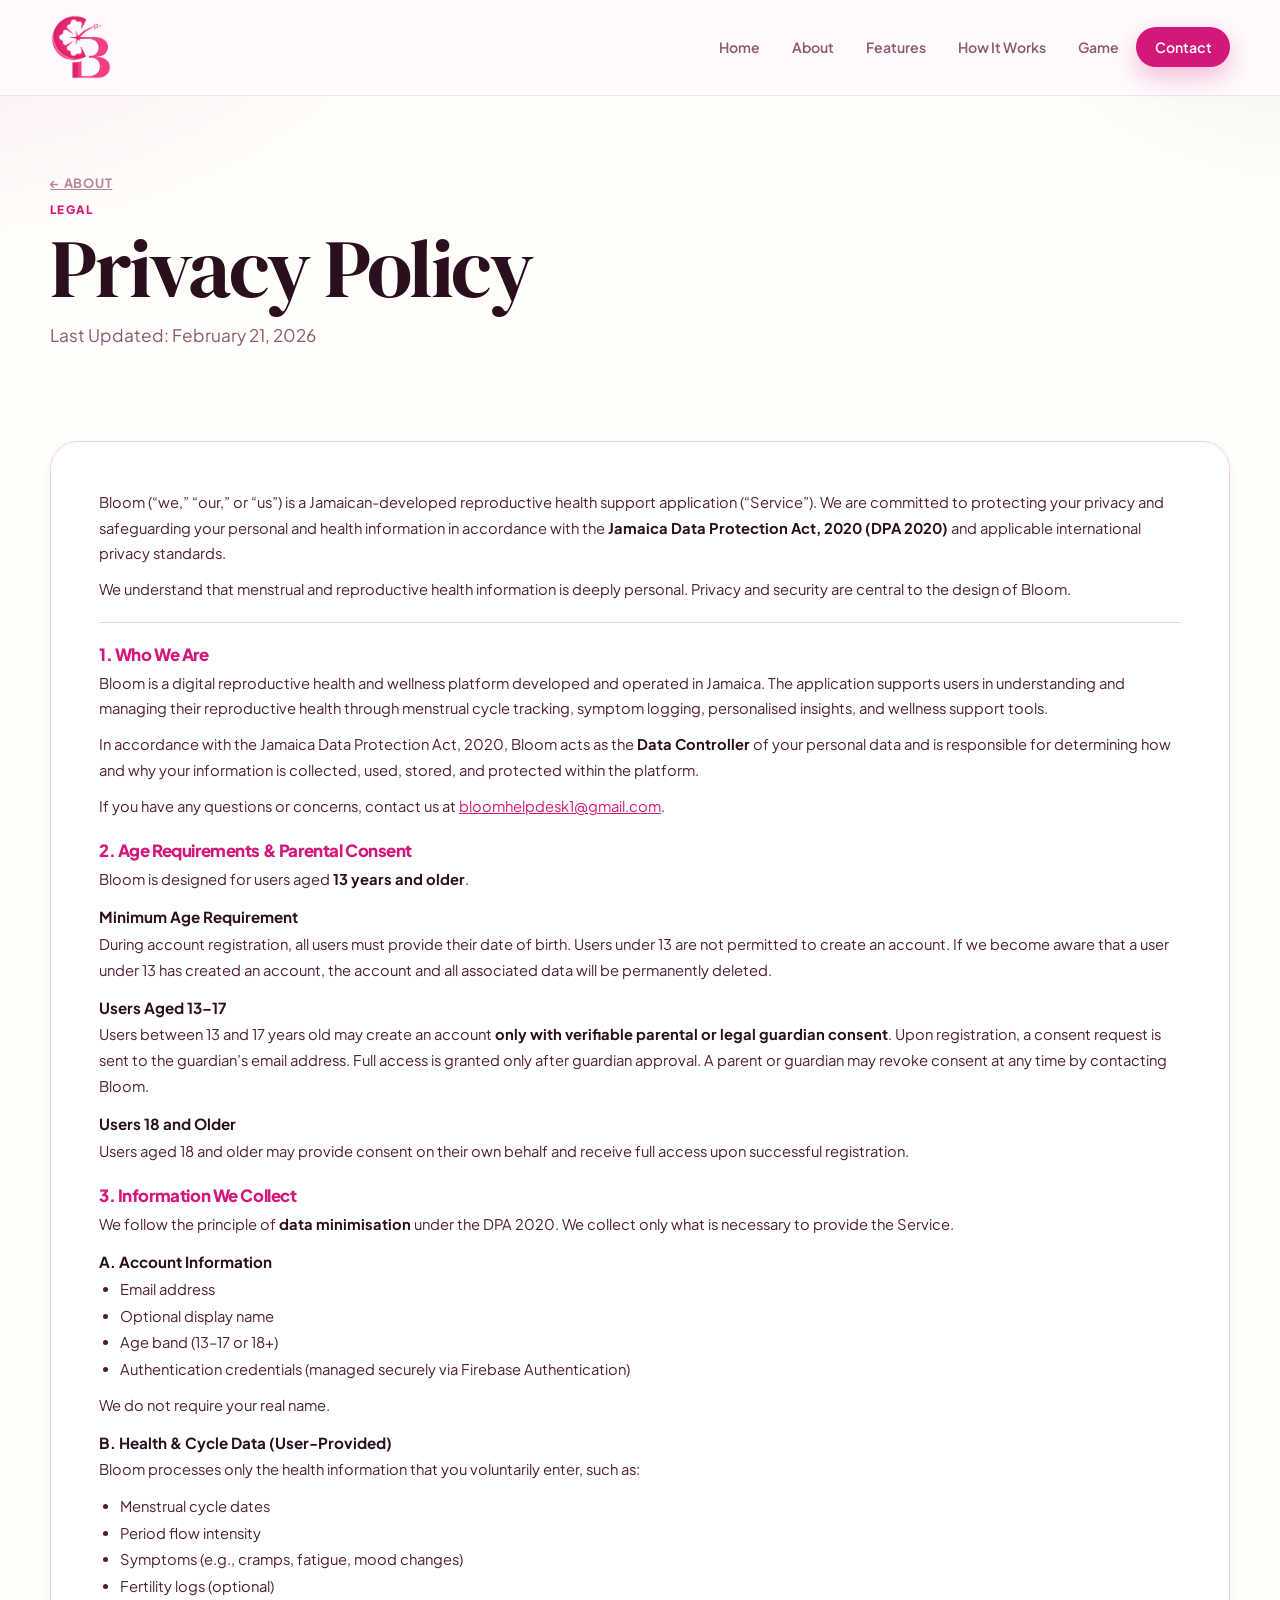
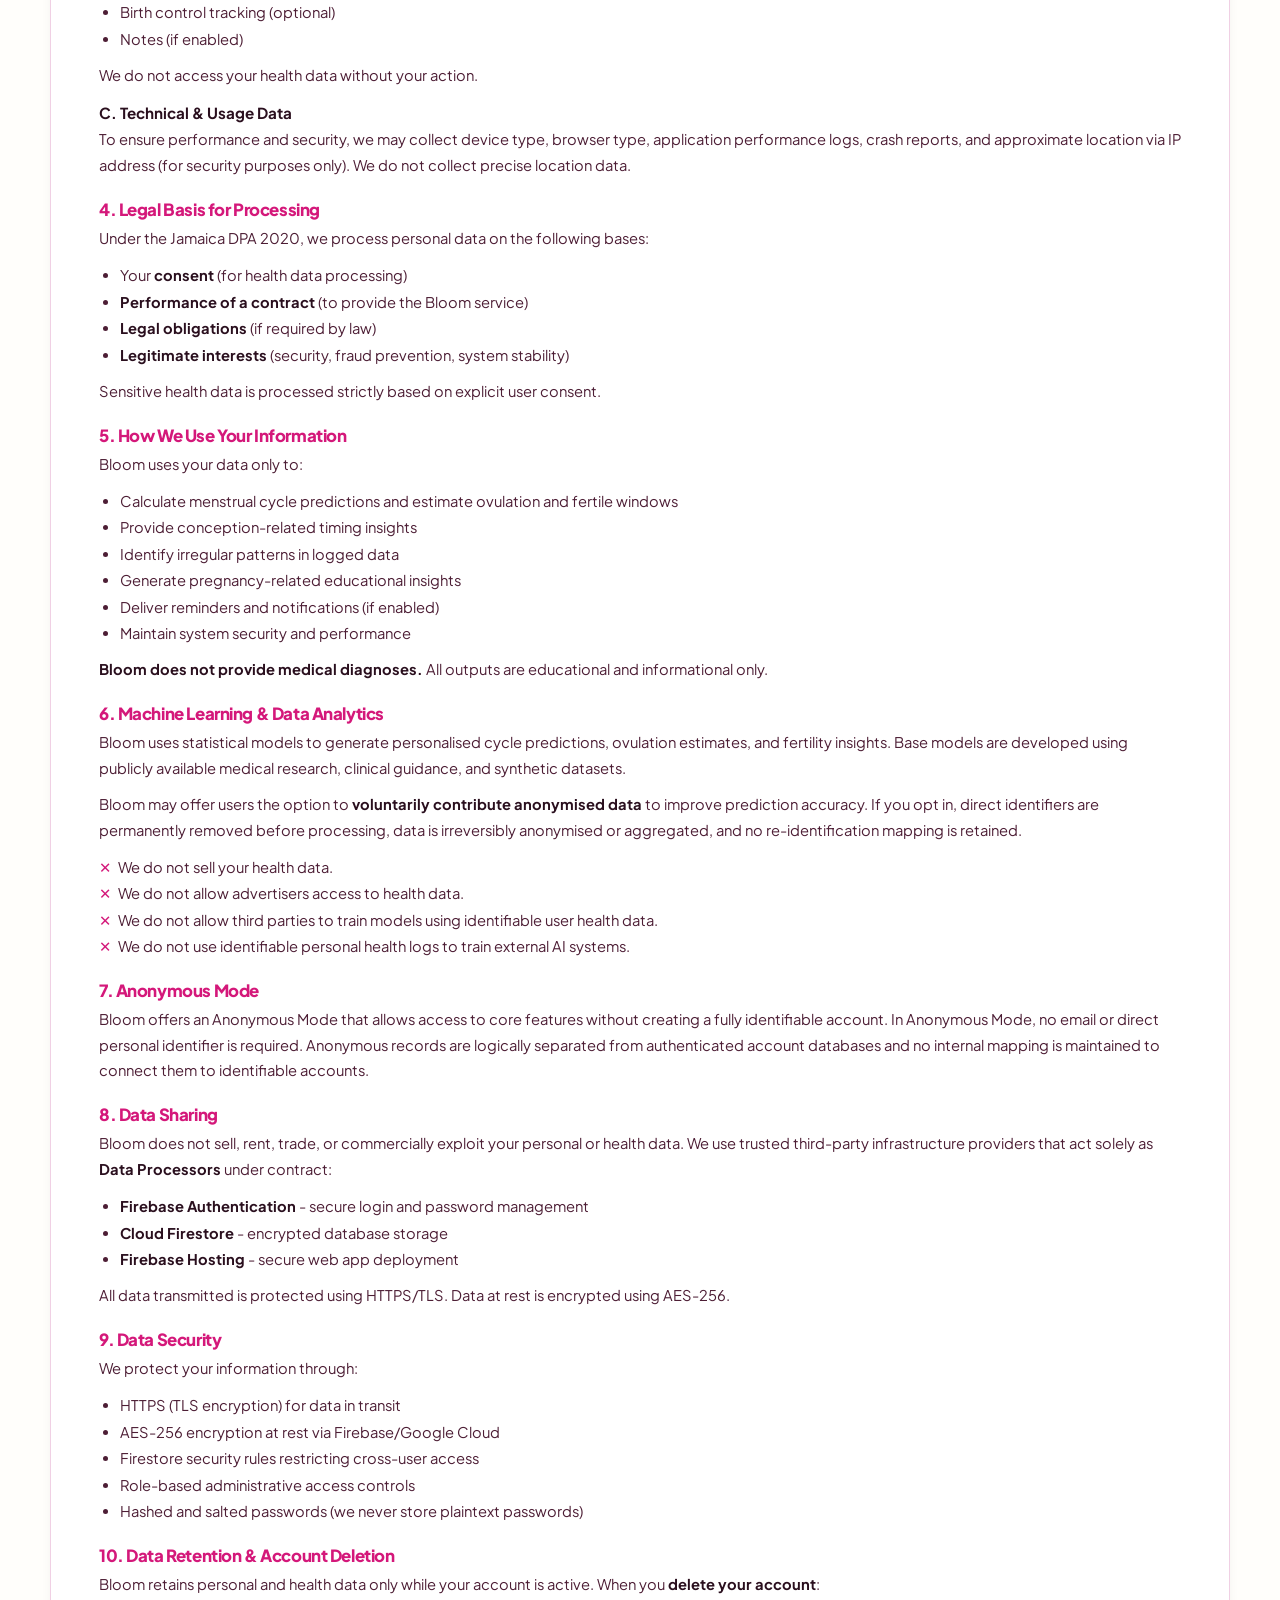
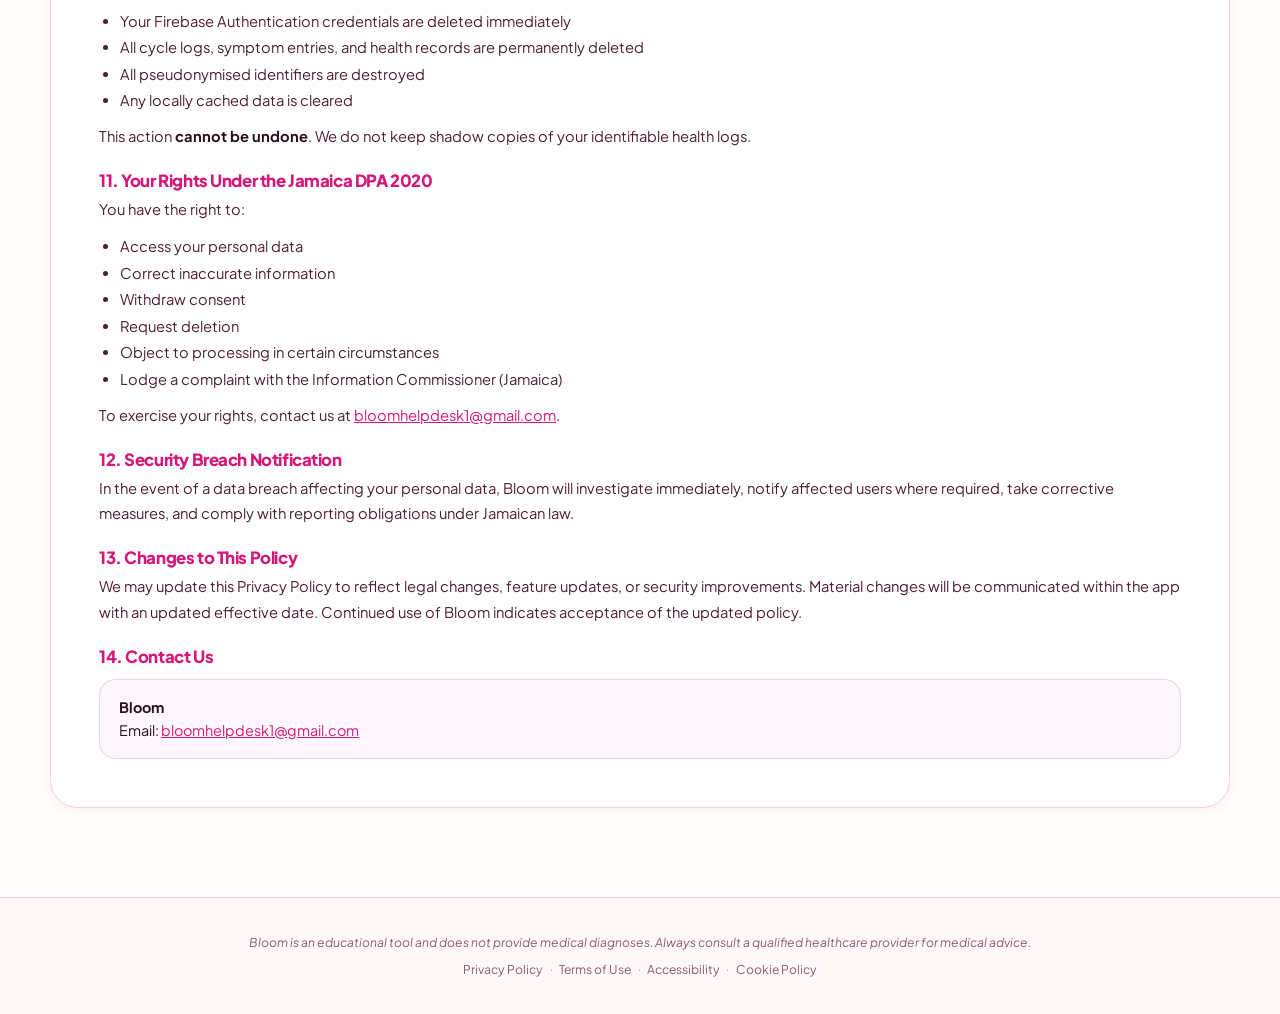
<file: privacy.html>
﻿<!DOCTYPE html>
<html lang="en">
<head>
  <meta charset="UTF-8">
  <meta name="viewport" content="width=device-width, initial-scale=1.0">
  <link rel="icon" type="image/png" href="./assets/images/bloom-logo.png?v=2">
  <link rel="shortcut icon" type="image/png" href="./assets/images/bloom-logo.png?v=2">
  <link rel="apple-touch-icon" href="./assets/images/bloom-logo.png?v=2">
  <title>Privacy Policy | Bloom</title>
  <link rel="preconnect" href="https://fonts.googleapis.com">
  <link rel="preconnect" href="https://fonts.gstatic.com" crossorigin>
  <link href="https://fonts.googleapis.com/css2?family=DM+Serif+Display:ital@0;1&family=Plus+Jakarta+Sans:wght@400;500;600;700;800&display=swap" rel="stylesheet">
  <link rel="stylesheet" href="./assets/css/styles.css">
</head>
<body>

<header class="nav">
  <div class="container nav-inner">
    <a class="brand" href="index.html">
      <img src="./assets/images/bloom-logo.png" alt="Bloom logo">
      <span>Bloom</span>
    </a>
    <button class="nav-toggle" type="button" aria-label="Open menu">&#9776;</button>
    <nav class="nav-links">
      <a href="index.html">Home</a>
      <a href="about.html">About</a>
      <a href="features.html">Features</a>
      <a href="how-it-works.html">How It Works</a>
      <a href="game.html">Game</a>
      <a href="contact.html" class="pill">Contact</a>
    </nav>
  </div>
</header>

<main>

  <section class="page-hero container reveal">
    <p class="breadcrumb"><a href="about.html" style="color:inherit">&larr; About</a></p>
    <span class="eyebrow">Legal</span>
    <h1>Privacy Policy</h1>
    <p class="lead">Last Updated: February 21, 2026</p>
  </section>

  <section class="container">
    <div class="policy-doc">

      <p>Bloom (&ldquo;we,&rdquo; &ldquo;our,&rdquo; or &ldquo;us&rdquo;) is a Jamaican-developed reproductive health support application (&ldquo;Service&rdquo;). We are committed to protecting your privacy and safeguarding your personal and health information in accordance with the <strong>Jamaica Data Protection Act, 2020 (DPA 2020)</strong> and applicable international privacy standards.</p>
      <p>We understand that menstrual and reproductive health information is deeply personal. Privacy and security are central to the design of Bloom.</p>

      <hr>

      <h2>1. Who We Are</h2>
      <p>Bloom is a digital reproductive health and wellness platform developed and operated in Jamaica. The application supports users in understanding and managing their reproductive health through menstrual cycle tracking, symptom logging, personalised insights, and wellness support tools.</p>
      <p>In accordance with the Jamaica Data Protection Act, 2020, Bloom acts as the <strong>Data Controller</strong> of your personal data and is responsible for determining how and why your information is collected, used, stored, and protected within the platform.</p>
      <p>If you have any questions or concerns, contact us at <a href="mailto:bloomhelpdesk1@gmail.com" style="color:var(--rose)">bloomhelpdesk1@gmail.com</a>.</p>

      <h2>2. Age Requirements &amp; Parental Consent</h2>
      <p>Bloom is designed for users aged <strong>13 years and older</strong>.</p>
      <h3>Minimum Age Requirement</h3>
      <p>During account registration, all users must provide their date of birth. Users under 13 are not permitted to create an account. If we become aware that a user under 13 has created an account, the account and all associated data will be permanently deleted.</p>
      <h3>Users Aged 13&ndash;17</h3>
      <p>Users between 13 and 17 years old may create an account <strong>only with verifiable parental or legal guardian consent</strong>. Upon registration, a consent request is sent to the guardian&rsquo;s email address. Full access is granted only after guardian approval. A parent or guardian may revoke consent at any time by contacting Bloom.</p>
      <h3>Users 18 and Older</h3>
      <p>Users aged 18 and older may provide consent on their own behalf and receive full access upon successful registration.</p>

      <h2>3. Information We Collect</h2>
      <p>We follow the principle of <strong>data minimisation</strong> under the DPA 2020. We collect only what is necessary to provide the Service.</p>
      <h3>A. Account Information</h3>
      <ul>
        <li>Email address</li>
        <li>Optional display name</li>
        <li>Age band (13&ndash;17 or 18+)</li>
        <li>Authentication credentials (managed securely via Firebase Authentication)</li>
      </ul>
      <p>We do not require your real name.</p>
      <h3>B. Health &amp; Cycle Data (User-Provided)</h3>
      <p>Bloom processes only the health information that you voluntarily enter, such as:</p>
      <ul>
        <li>Menstrual cycle dates</li>
        <li>Period flow intensity</li>
        <li>Symptoms (e.g., cramps, fatigue, mood changes)</li>
        <li>Fertility logs (optional)</li>
        <li>Birth control tracking (optional)</li>
        <li>Notes (if enabled)</li>
      </ul>
      <p>We do not access your health data without your action.</p>
      <h3>C. Technical &amp; Usage Data</h3>
      <p>To ensure performance and security, we may collect device type, browser type, application performance logs, crash reports, and approximate location via IP address (for security purposes only). We do not collect precise location data.</p>

      <h2>4. Legal Basis for Processing</h2>
      <p>Under the Jamaica DPA 2020, we process personal data on the following bases:</p>
      <ul>
        <li>Your <strong>consent</strong> (for health data processing)</li>
        <li><strong>Performance of a contract</strong> (to provide the Bloom service)</li>
        <li><strong>Legal obligations</strong> (if required by law)</li>
        <li><strong>Legitimate interests</strong> (security, fraud prevention, system stability)</li>
      </ul>
      <p>Sensitive health data is processed strictly based on explicit user consent.</p>

      <h2>5. How We Use Your Information</h2>
      <p>Bloom uses your data only to:</p>
      <ul>
        <li>Calculate menstrual cycle predictions and estimate ovulation and fertile windows</li>
        <li>Provide conception-related timing insights</li>
        <li>Identify irregular patterns in logged data</li>
        <li>Generate pregnancy-related educational insights</li>
        <li>Deliver reminders and notifications (if enabled)</li>
        <li>Maintain system security and performance</li>
      </ul>
      <p><strong>Bloom does not provide medical diagnoses.</strong> All outputs are educational and informational only.</p>

      <h2>6. Machine Learning &amp; Data Analytics</h2>
      <p>Bloom uses statistical models to generate personalised cycle predictions, ovulation estimates, and fertility insights. Base models are developed using publicly available medical research, clinical guidance, and synthetic datasets.</p>
      <p>Bloom may offer users the option to <strong>voluntarily contribute anonymised data</strong> to improve prediction accuracy. If you opt in, direct identifiers are permanently removed before processing, data is irreversibly anonymised or aggregated, and no re-identification mapping is retained.</p>
      <ul class="policy-no-list">
        <li>We do not sell your health data.</li>
        <li>We do not allow advertisers access to health data.</li>
        <li>We do not allow third parties to train models using identifiable user health data.</li>
        <li>We do not use identifiable personal health logs to train external AI systems.</li>
      </ul>

      <h2>7. Anonymous Mode</h2>
      <p>Bloom offers an Anonymous Mode that allows access to core features without creating a fully identifiable account. In Anonymous Mode, no email or direct personal identifier is required. Anonymous records are logically separated from authenticated account databases and no internal mapping is maintained to connect them to identifiable accounts.</p>

      <h2>8. Data Sharing</h2>
      <p>Bloom does not sell, rent, trade, or commercially exploit your personal or health data. We use trusted third-party infrastructure providers that act solely as <strong>Data Processors</strong> under contract:</p>
      <ul>
        <li><strong>Firebase Authentication</strong> - secure login and password management</li>
        <li><strong>Cloud Firestore</strong> - encrypted database storage</li>
        <li><strong>Firebase Hosting</strong> - secure web app deployment</li>
      </ul>
      <p>All data transmitted is protected using HTTPS/TLS. Data at rest is encrypted using AES-256.</p>

      <h2>9. Data Security</h2>
      <p>We protect your information through:</p>
      <ul>
        <li>HTTPS (TLS encryption) for data in transit</li>
        <li>AES-256 encryption at rest via Firebase/Google Cloud</li>
        <li>Firestore security rules restricting cross-user access</li>
        <li>Role-based administrative access controls</li>
        <li>Hashed and salted passwords (we never store plaintext passwords)</li>
      </ul>

      <h2>10. Data Retention &amp; Account Deletion</h2>
      <p>Bloom retains personal and health data only while your account is active. When you <strong>delete your account</strong>:</p>
      <ul>
        <li>Your Firebase Authentication credentials are deleted immediately</li>
        <li>All cycle logs, symptom entries, and health records are permanently deleted</li>
        <li>All pseudonymised identifiers are destroyed</li>
        <li>Any locally cached data is cleared</li>
      </ul>
      <p>This action <strong>cannot be undone</strong>. We do not keep shadow copies of your identifiable health logs.</p>

      <h2>11. Your Rights Under the Jamaica DPA 2020</h2>
      <p>You have the right to:</p>
      <ul>
        <li>Access your personal data</li>
        <li>Correct inaccurate information</li>
        <li>Withdraw consent</li>
        <li>Request deletion</li>
        <li>Object to processing in certain circumstances</li>
        <li>Lodge a complaint with the Information Commissioner (Jamaica)</li>
      </ul>
      <p>To exercise your rights, contact us at <a href="mailto:bloomhelpdesk1@gmail.com" style="color:var(--rose)">bloomhelpdesk1@gmail.com</a>.</p>

      <h2>12. Security Breach Notification</h2>
      <p>In the event of a data breach affecting your personal data, Bloom will investigate immediately, notify affected users where required, take corrective measures, and comply with reporting obligations under Jamaican law.</p>

      <h2>13. Changes to This Policy</h2>
      <p>We may update this Privacy Policy to reflect legal changes, feature updates, or security improvements. Material changes will be communicated within the app with an updated effective date. Continued use of Bloom indicates acceptance of the updated policy.</p>

      <h2>14. Contact Us</h2>
      <div class="policy-contact">
        <strong>Bloom</strong><br>
        Email: <a href="mailto:bloomhelpdesk1@gmail.com">bloomhelpdesk1@gmail.com</a>
      </div>

    </div>
  </section>

</main>

<footer>
  <div class="container">
    <div class="footer-legal">
      <p class="footer-disclaimer">Bloom is an educational tool and does not provide medical diagnoses. Always consult a qualified healthcare provider for medical advice.</p>
      <div class="footer-policy-links">
        <a href="privacy.html">Privacy Policy</a><span>&middot;</span>
        <a href="terms.html">Terms of Use</a><span>&middot;</span>
        <a href="accessibility.html">Accessibility</a><span>&middot;</span>
        <a href="cookie-policy.html">Cookie Policy</a>
      </div>
    </div>
  </div>
</footer>

<script src="./assets/js/main.js"></script>
</body>
</html>
</file>
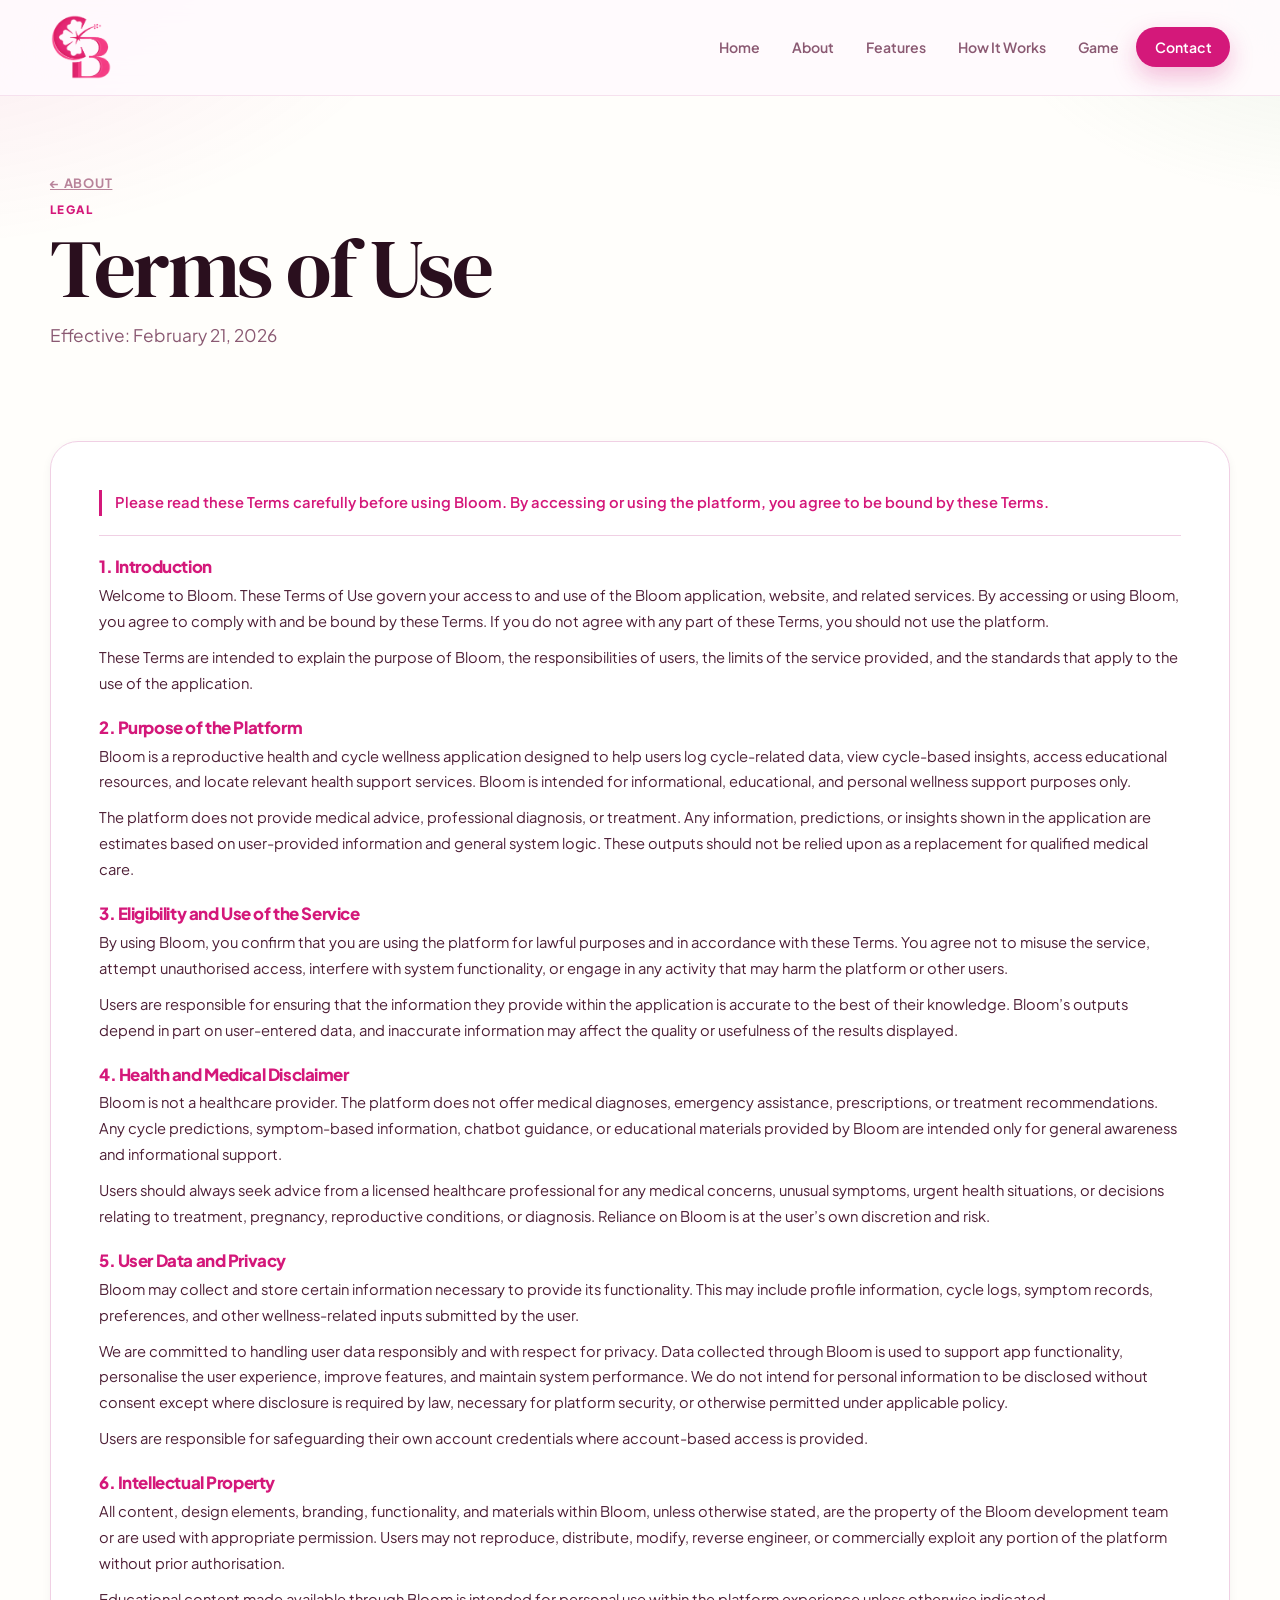
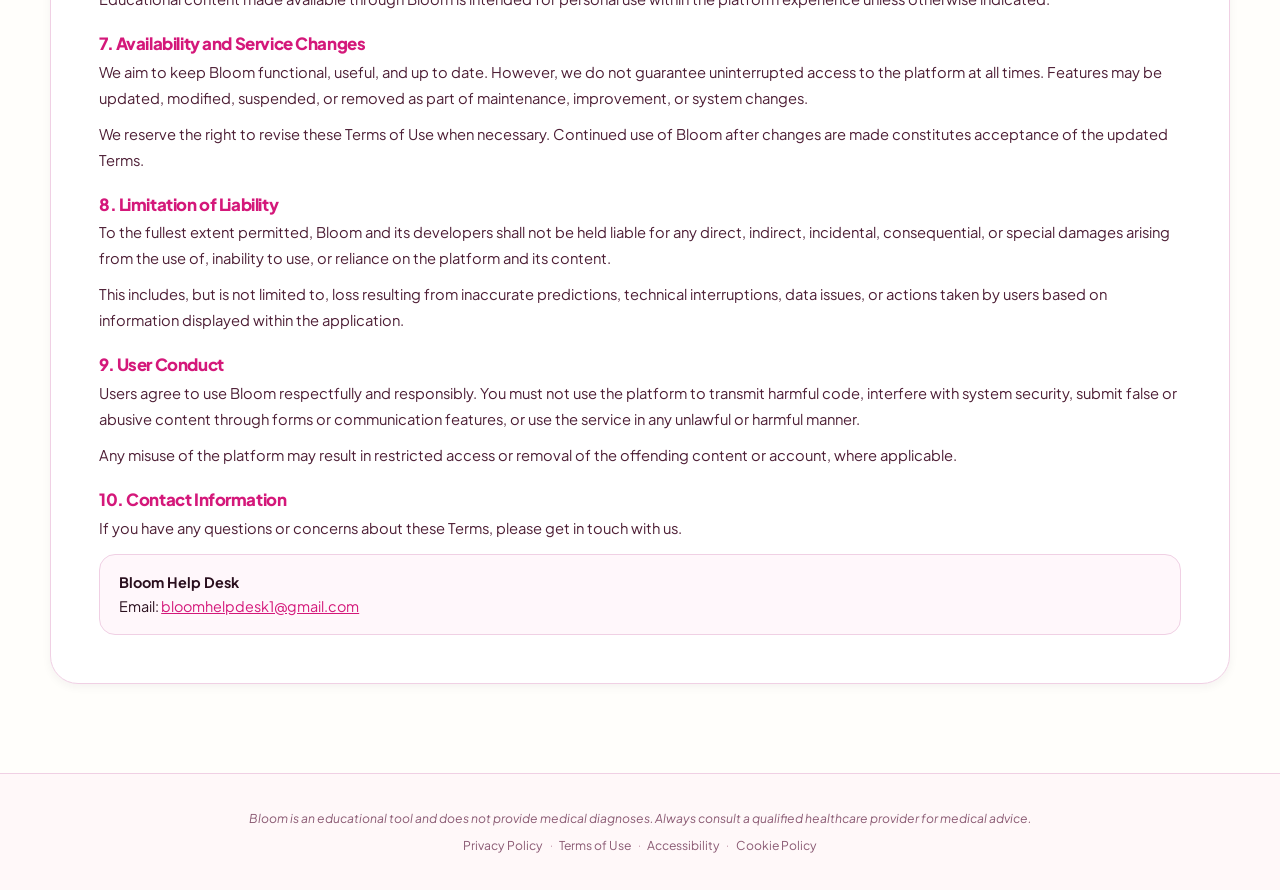
<file: terms.html>
﻿<!DOCTYPE html>
<html lang="en">
<head>
  <meta charset="UTF-8">
  <meta name="viewport" content="width=device-width, initial-scale=1.0">
  <link rel="icon" type="image/png" href="./assets/images/bloom-logo.png?v=2">
  <link rel="shortcut icon" type="image/png" href="./assets/images/bloom-logo.png?v=2">
  <link rel="apple-touch-icon" href="./assets/images/bloom-logo.png?v=2">
  <title>Terms of Use | Bloom</title>
  <link rel="preconnect" href="https://fonts.googleapis.com">
  <link rel="preconnect" href="https://fonts.gstatic.com" crossorigin>
  <link href="https://fonts.googleapis.com/css2?family=DM+Serif+Display:ital@0;1&family=Plus+Jakarta+Sans:wght@400;500;600;700;800&display=swap" rel="stylesheet">
  <link rel="stylesheet" href="./assets/css/styles.css">
</head>
<body>

<header class="nav">
  <div class="container nav-inner">
    <a class="brand" href="index.html">
      <img src="./assets/images/bloom-logo.png" alt="Bloom logo">
      <span>Bloom</span>
    </a>
    <button class="nav-toggle" type="button" aria-label="Open menu">&#9776;</button>
    <nav class="nav-links">
      <a href="index.html">Home</a>
      <a href="about.html">About</a>
      <a href="features.html">Features</a>
      <a href="how-it-works.html">How It Works</a>
      <a href="game.html">Game</a>
      <a href="contact.html" class="pill">Contact</a>
    </nav>
  </div>
</header>

<main>

  <section class="page-hero container reveal">
    <p class="breadcrumb"><a href="about.html" style="color:inherit">&larr; About</a></p>
    <span class="eyebrow">Legal</span>
    <h1>Terms of Use</h1>
    <p class="lead">Effective: February 21, 2026</p>
  </section>

  <section class="container">
    <div class="policy-doc">

      <p style="color:var(--rose);font-weight:600;border-left:3px solid var(--rose);padding-left:.8rem;">Please read these Terms carefully before using Bloom. By accessing or using the platform, you agree to be bound by these Terms.</p>

      <hr>

      <h2>1. Introduction</h2>
      <p>Welcome to Bloom. These Terms of Use govern your access to and use of the Bloom application, website, and related services. By accessing or using Bloom, you agree to comply with and be bound by these Terms. If you do not agree with any part of these Terms, you should not use the platform.</p>
      <p>These Terms are intended to explain the purpose of Bloom, the responsibilities of users, the limits of the service provided, and the standards that apply to the use of the application.</p>

      <h2>2. Purpose of the Platform</h2>
      <p>Bloom is a reproductive health and cycle wellness application designed to help users log cycle-related data, view cycle-based insights, access educational resources, and locate relevant health support services. Bloom is intended for informational, educational, and personal wellness support purposes only.</p>
      <p>The platform does not provide medical advice, professional diagnosis, or treatment. Any information, predictions, or insights shown in the application are estimates based on user-provided information and general system logic. These outputs should not be relied upon as a replacement for qualified medical care.</p>

      <h2>3. Eligibility and Use of the Service</h2>
      <p>By using Bloom, you confirm that you are using the platform for lawful purposes and in accordance with these Terms. You agree not to misuse the service, attempt unauthorised access, interfere with system functionality, or engage in any activity that may harm the platform or other users.</p>
      <p>Users are responsible for ensuring that the information they provide within the application is accurate to the best of their knowledge. Bloom&rsquo;s outputs depend in part on user-entered data, and inaccurate information may affect the quality or usefulness of the results displayed.</p>

      <h2>4. Health and Medical Disclaimer</h2>
      <p>Bloom is not a healthcare provider. The platform does not offer medical diagnoses, emergency assistance, prescriptions, or treatment recommendations. Any cycle predictions, symptom-based information, chatbot guidance, or educational materials provided by Bloom are intended only for general awareness and informational support.</p>
      <p>Users should always seek advice from a licensed healthcare professional for any medical concerns, unusual symptoms, urgent health situations, or decisions relating to treatment, pregnancy, reproductive conditions, or diagnosis. Reliance on Bloom is at the user&rsquo;s own discretion and risk.</p>

      <h2>5. User Data and Privacy</h2>
      <p>Bloom may collect and store certain information necessary to provide its functionality. This may include profile information, cycle logs, symptom records, preferences, and other wellness-related inputs submitted by the user.</p>
      <p>We are committed to handling user data responsibly and with respect for privacy. Data collected through Bloom is used to support app functionality, personalise the user experience, improve features, and maintain system performance. We do not intend for personal information to be disclosed without consent except where disclosure is required by law, necessary for platform security, or otherwise permitted under applicable policy.</p>
      <p>Users are responsible for safeguarding their own account credentials where account-based access is provided.</p>

      <h2>6. Intellectual Property</h2>
      <p>All content, design elements, branding, functionality, and materials within Bloom, unless otherwise stated, are the property of the Bloom development team or are used with appropriate permission. Users may not reproduce, distribute, modify, reverse engineer, or commercially exploit any portion of the platform without prior authorisation.</p>
      <p>Educational content made available through Bloom is intended for personal use within the platform experience unless otherwise indicated.</p>

      <h2>7. Availability and Service Changes</h2>
      <p>We aim to keep Bloom functional, useful, and up to date. However, we do not guarantee uninterrupted access to the platform at all times. Features may be updated, modified, suspended, or removed as part of maintenance, improvement, or system changes.</p>
      <p>We reserve the right to revise these Terms of Use when necessary. Continued use of Bloom after changes are made constitutes acceptance of the updated Terms.</p>

      <h2>8. Limitation of Liability</h2>
      <p>To the fullest extent permitted, Bloom and its developers shall not be held liable for any direct, indirect, incidental, consequential, or special damages arising from the use of, inability to use, or reliance on the platform and its content.</p>
      <p>This includes, but is not limited to, loss resulting from inaccurate predictions, technical interruptions, data issues, or actions taken by users based on information displayed within the application.</p>

      <h2>9. User Conduct</h2>
      <p>Users agree to use Bloom respectfully and responsibly. You must not use the platform to transmit harmful code, interfere with system security, submit false or abusive content through forms or communication features, or use the service in any unlawful or harmful manner.</p>
      <p>Any misuse of the platform may result in restricted access or removal of the offending content or account, where applicable.</p>

      <h2>10. Contact Information</h2>
      <p>If you have any questions or concerns about these Terms, please get in touch with us.</p>
      <div class="policy-contact">
        <strong>Bloom Help Desk</strong><br>
        Email: <a href="mailto:bloomhelpdesk1@gmail.com">bloomhelpdesk1@gmail.com</a>
      </div>

    </div>
  </section>

</main>

<footer>
  <div class="container">
    <div class="footer-legal">
      <p class="footer-disclaimer">Bloom is an educational tool and does not provide medical diagnoses. Always consult a qualified healthcare provider for medical advice.</p>
      <div class="footer-policy-links">
        <a href="privacy.html">Privacy Policy</a><span>&middot;</span>
        <a href="terms.html">Terms of Use</a><span>&middot;</span>
        <a href="accessibility.html">Accessibility</a><span>&middot;</span>
        <a href="cookie-policy.html">Cookie Policy</a>
      </div>
    </div>
  </div>
</footer>

<script src="./assets/js/main.js"></script>
</body>
</html>
</file>
<file: assets/css/styles.css>
/* ─── Bloom Design System ────────────────────────────────────────────────── */
@import url('https://fonts.googleapis.com/css2?family=DM+Serif+Display:ital@0;1&family=Plus+Jakarta+Sans:wght@400;500;600;700;800&display=swap');

:root {
  --rose:       #D4187A;
  --rose-dark:  #A0105C;
  --rose-deep:  #7A0A44;
  --rose-mid:   #E8528A;
  --rose-light: #F7C5DC;
  --rose-soft:  #FFF0F7;
  --rose-pale:  #FFF7FB;
  --sage:       #7BAE7F;
  --sage-light: #D4EDCF;
  --teal:       #1A8080;
  --gold:       #E8A838;
  --gold-soft:  #FFF8EC;
  --ink:        #2A0F1E;
  --ink-mid:    #4D1E35;
  --muted:      #8A5972;
  --muted-light:#B8839A;
  --border:     #F0D0E4;
  --bg:         #FFFEFB;
  --card:       #FFFFFF;
  --shadow:     0 24px 60px rgba(42,15,30,.13);
  --shadow-sm:  0 8px 28px rgba(42,15,30,.08);
  --shadow-xs:  0 3px 10px rgba(42,15,30,.05);
  --radius:     28px;
  --radius-lg:  40px;
}

*, *::before, *::after { box-sizing: border-box; margin: 0; padding: 0; }
html { scroll-behavior: smooth; }

body {
  font-family: 'Plus Jakarta Sans', system-ui, sans-serif;
  color: var(--ink);
  background: var(--bg);
  line-height: 1.6;
  overflow-x: hidden;
}

body::before {
  content: '';
  position: fixed;
  inset: 0;
  background:
    radial-gradient(ellipse 80% 60% at -10% -5%, rgba(212,24,122,.10) 0%, transparent 55%),
    radial-gradient(ellipse 55% 45% at 105% 0%, rgba(123,174,127,.12) 0%, transparent 50%),
    radial-gradient(ellipse 40% 30% at 50% 110%, rgba(212,24,122,.06) 0%, transparent 55%);
  pointer-events: none;
  z-index: 0;
}
body > * { position: relative; z-index: 1; }
a { color: inherit; }
img { display: block; max-width: 100%; }

h1, h2, .serif { font-family: 'DM Serif Display', Georgia, serif; font-weight: 400; }
h1 { font-size: clamp(2.8rem, 6.5vw, 5.8rem); line-height: .95; letter-spacing: -.03em; }
h2 { font-size: clamp(2rem, 4.2vw, 3.4rem); line-height: 1.05; letter-spacing: -.025em; }
h3 { font-size: 1.12rem; line-height: 1.3; font-weight: 700; }

.eyebrow {
  font-size: .72rem;
  font-weight: 800;
  letter-spacing: .12em;
  text-transform: uppercase;
  color: var(--rose);
  margin-bottom: .6rem;
  display: block;
}

.lead          { font-size: 1.08rem; line-height: 1.8; color: var(--muted); max-width: 640px; }
.text-body     { color: var(--muted); line-height: 1.75; margin-top: .6rem; }
.sub-text      { margin-top: .5rem; font-size: .92rem; opacity: .85; }
.emoji-xl      { font-size: 3.5rem; margin-bottom: .75rem; line-height: 1; }
.actions-spaced { margin-top: 1.5rem; }
.eyebrow-dim   { color: rgba(255,255,255,.6); }
.video-caption { margin-top: .5rem; font-size: .9rem; opacity: .8; }

.container { width: min(1180px, calc(100% - 2.5rem)); margin-inline: auto; }
section { padding: clamp(2rem, 4.5vw, 4rem) 0; }

/* NAV */
.nav {
  position: sticky; top: 0; z-index: 100;
  background: rgba(255,250,253,.92);
  -webkit-backdrop-filter: blur(24px) saturate(180%);
  backdrop-filter: blur(24px) saturate(180%);
  border-bottom: 1px solid rgba(240,208,228,.6);
}
.nav-inner { display: flex; align-items: center; justify-content: space-between; padding: .9rem 0; }
.brand { display: flex; align-items: center; gap: .6rem; text-decoration: none; font-family: 'DM Serif Display', serif; font-size: 1.45rem; color: var(--rose-dark); }
.brand img { width: 36px; height: 36px; object-fit: contain; }
.nav-links { display: flex; align-items: center; gap: .2rem; }
.nav-links a { text-decoration: none; font-weight: 600; font-size: .88rem; color: var(--muted); padding: .55rem .9rem; border-radius: 999px; transition: background .18s, color .18s; }
.nav-links a:hover, .nav-links a.active { background: var(--rose-soft); color: var(--rose); }
.nav-links .pill { background: var(--rose); color: #fff !important; padding: .55rem 1.15rem; box-shadow: 0 10px 24px rgba(212,24,122,.28); }
.nav-links .pill:hover { background: var(--rose-dark); }
.nav-links a.pill.active { background: var(--rose); color: #fff !important; }
.nav-links a.pill.active:hover { background: var(--rose-dark); }
.nav-toggle { display: none; border: 1px solid var(--border); background: #fff; color: var(--rose); border-radius: 12px; padding: .5rem .65rem; font-size: 1.2rem; cursor: pointer; }

/* BUTTONS */
.btn { display: inline-flex; align-items: center; justify-content: center; gap: .4rem; min-height: 3rem; padding: .85rem 1.5rem; border-radius: 999px; text-decoration: none; font-weight: 700; font-size: .92rem; border: 1.5px solid transparent; transition: transform .2s, box-shadow .2s, background .2s; cursor: pointer; }
.btn:hover { transform: translateY(-2px); }
.btn-primary { background: var(--rose); color: #fff; box-shadow: 0 14px 32px rgba(212,24,122,.28); }
.btn-primary:hover { background: var(--rose-dark); box-shadow: 0 18px 40px rgba(212,24,122,.35); }
.btn-secondary { background: #fff; color: var(--rose); border-color: var(--border); }
.btn-secondary:hover { border-color: var(--rose-light); background: var(--rose-pale); }
.btn-outline { background: transparent; color: #fff; border-color: rgba(255,255,255,.4); }
.btn-outline:hover { background: rgba(255,255,255,.12); }
.actions { display: flex; flex-wrap: wrap; gap: .8rem; margin-top: 1.8rem; }

/* HERO */
.hero { padding: clamp(2rem, 5vw, 4rem) 0 2rem; display: grid; grid-template-columns: 1.08fr .92fr; gap: 3.5rem; align-items: center; min-height: calc(100svh - 74px); }
.hero-tags { display: flex; gap: .6rem; flex-wrap: wrap; margin-top: 1.4rem; }
.hero-tags span {
  background: rgba(255,255,255,.85);
  border: 1.5px solid var(--border);
  border-radius: 999px;
  padding: .45rem .85rem;
  font-weight: 600;
  font-size: .82rem;
  color: var(--ink-mid);
  transition: background .18s, border-color .18s, transform .18s;
  cursor: default;
}
.hero-tags span:hover { background: var(--rose-soft); border-color: var(--rose-light); transform: translateY(-2px); }

/* PHONE MOCKUP */
.phone-stage { position: relative; display: grid; place-items: center; min-height: 580px; }
.orb { position: absolute; width: 420px; height: 420px; border-radius: 999px; background: conic-gradient(from 220deg, rgba(212,24,122,.18), rgba(123,174,127,.22), rgba(232,168,56,.14), rgba(212,24,122,.18)); filter: blur(10px); animation: orbSpin 12s linear infinite; }
@keyframes orbSpin { to { transform: rotate(360deg); } }
.phone {
  position: relative;
  width: min(360px, 86vw);
  border: 10px solid var(--ink);
  border-radius: 48px;
  background: linear-gradient(175deg, #fff 0%, var(--rose-pale) 100%);
  padding: 1.1rem;
  box-shadow: var(--shadow);
  overflow: hidden;
  animation: phoneFloat 5s ease-in-out infinite;
  will-change: transform;
}
@keyframes phoneFloat {
  0%, 100% { transform: rotate(2deg) translateY(0px); }
  50%       { transform: rotate(2deg) translateY(-12px); }
}
.notch { width: 80px; height: 6px; border-radius: 999px; background: var(--ink); margin: 0 auto .8rem; }

/* ─── PHONE APP BAR ──────────────────────────────────────────────────────── */
.app-bar {
  display: flex; align-items: center; justify-content: space-between;
  margin-bottom: .6rem; padding: 0 .1rem;
}
.app-bar-logo {
  width: 30px; height: 30px;
  object-fit: cover; object-position: left center;
}
.app-bar-ham { font-size: 1rem; color: var(--ink); line-height: 1; }

/* ─── PHONE SCREEN CARDS ─────────────────────────────────────────────────── */
.screen-card {
  background: #fff;
  border: 1px solid rgba(212,24,122,.12);
  border-radius: 18px;
  padding: .85rem;
  margin-bottom: .6rem;
  box-shadow: 0 2px 12px rgba(42,15,30,.06);
}
.sc-row { display: flex; align-items: center; gap: .5rem; margin-bottom: .5rem; }
.sc-icon {
  width: 30px; height: 30px; border-radius: 9px;
  background: var(--rose-soft);
  display: grid; place-items: center;
  font-size: .8rem; flex-shrink: 0;
}
.sc-title { display: block; font-size: .78rem; font-weight: 700; color: var(--ink); line-height: 1.2; }
.sc-sub   { display: block; font-size: .63rem; color: var(--muted); }
.sc-day {
  font-family: 'DM Serif Display', serif;
  font-size: 1.75rem; color: var(--rose);
  line-height: 1; margin: .2rem 0 .3rem;
}
.sc-meta { display: flex; align-items: center; gap: .35rem; flex-wrap: wrap; font-size: .64rem; }
.sc-meta-text { color: var(--muted); }
.sc-meta-sep  { color: var(--muted-light); }
.sc-badge {
  background: var(--rose-soft); color: var(--rose);
  border: 1px solid var(--rose-light);
  border-radius: 999px; padding: .15rem .5rem;
  font-size: .6rem; font-weight: 700;
}
.sc-phase-pill {
  display: inline-flex; align-items: center; gap: .35rem;
  background: #e3f0fb; color: #1565c0;
  border-radius: 999px; padding: .3rem .8rem;
  font-size: .72rem; font-weight: 700;
  margin: .2rem 0;
}
.sc-phase-dot { width: 7px; height: 7px; border-radius: 999px; background: #1565c0; flex-shrink: 0; }
.sc-feedback {
  display: flex; align-items: center; justify-content: space-between;
  font-size: .62rem; margin-top: .3rem;
}
.sc-feedback-l { color: var(--rose); display: flex; align-items: center; gap: .25rem; }
.sc-feedback-dot { width: 5px; height: 5px; border-radius: 999px; background: var(--rose); }
.sc-feedback-r { color: var(--muted); }
.sc-date {
  font-family: 'DM Serif Display', serif;
  font-size: 1.1rem; color: var(--rose);
  line-height: 1.15; margin: .2rem 0 .15rem;
}
.sc-date-sub { font-size: .65rem; color: var(--muted); }

/* ─── BLOOMIE CHAT CARD ──────────────────────────────────────────────────── */
.app-bloomie-header { display: flex; justify-content: space-between; align-items: flex-start; padding-bottom: .35rem; margin-bottom: .35rem; border-bottom: 1px solid var(--border); }
.app-bloomie-title { font-size: .78rem; font-weight: 700; color: var(--ink); display: block; }
.app-bloomie-sub   { font-size: .62rem; color: var(--muted); }
.app-bloomie-dots  { font-size: .9rem; color: var(--muted-light); letter-spacing: .05em; }
.app-chat-bubble { background: #fff; border: 1px solid rgba(212,24,122,.12); border-radius: 10px 10px 10px 2px; padding: .3rem .55rem; margin-bottom: .25rem; font-size: .67rem; color: var(--ink-mid); line-height: 1.4; }
.app-chat-user-wrap { display: flex; justify-content: flex-end; margin-bottom: .25rem; }
.app-chat-user-pill { background: var(--rose); color: #fff; border-radius: 12px 12px 2px 12px; padding: .28rem .6rem; font-size: .67rem; font-weight: 700; }
.app-topic-row { display: flex; gap: .18rem; flex-wrap: wrap; margin: .3rem 0 .25rem; }
.app-topic-btn { border: 1px solid var(--border); border-radius: 999px; padding: .14rem .38rem; font-size: .58rem; color: var(--muted); white-space: nowrap; }
.app-topic-btn.sel { background: var(--rose); color: #fff; border-color: var(--rose); font-weight: 700; }
.app-chat-input-bar { background: #fff; border: 1px solid var(--border); border-radius: 999px; padding: .22rem .55rem; font-size: .6rem; color: var(--muted-light); margin-top: .2rem; }

/* ─── POLICY LINK CARDS ──────────────────────────────────────────────────── */
.policy-link-card { display: block; text-decoration: none; background: var(--card); border: 1.5px solid var(--border); border-radius: var(--radius); padding: 1.4rem; box-shadow: var(--shadow-xs); transition: transform .2s, box-shadow .2s; color: var(--ink); }
.policy-link-card:hover { transform: translateY(-4px); box-shadow: var(--shadow-sm); border-color: var(--rose-light); }
.policy-link-card h3 { margin: .5rem 0 .3rem; font-size: 1rem; }
.policy-link-card p  { color: var(--muted); font-size: .86rem; line-height: 1.5; }

/* ─── POLICY PAGES ───────────────────────────────────────────────────────── */
.policy-doc { background: var(--card); border: 1.5px solid var(--border); border-radius: var(--radius); padding: clamp(1.5rem, 4vw, 3rem); box-shadow: var(--shadow-xs); margin-bottom: 2rem; }
.policy-doc h2 { font-size: 1.05rem; color: var(--rose); margin: 1.4rem 0 .45rem; font-family: 'Plus Jakarta Sans', sans-serif; font-weight: 800; }
.policy-doc h3 { font-size: .95rem; color: var(--ink); margin: .9rem 0 .3rem; font-weight: 700; }
.policy-doc p  { color: var(--ink-mid); line-height: 1.75; font-size: .92rem; margin-bottom: .65rem; }
.policy-doc ul { padding-left: 1.3rem; color: var(--ink-mid); font-size: .92rem; line-height: 1.8; margin-bottom: .65rem; }
.policy-doc strong { color: var(--ink); }
.policy-doc hr { border: 0; border-top: 1px solid var(--border); margin: 1.2rem 0; }
.policy-no-list { list-style: none; padding-left: 0 !important; }
.policy-no-list li { display: flex; gap: .4rem; }
.policy-no-list li::before { content: '\2715'; color: var(--rose); font-weight: 900; flex-shrink: 0; }
.policy-contact { background: var(--rose-pale); border: 1.5px solid var(--border); border-radius: 16px; padding: 1rem 1.2rem; margin-top: .8rem; font-size: .9rem; }
.policy-contact a { color: var(--rose); text-decoration: underline; }

/* ─── FOOTER LEGAL ───────────────────────────────────────────────────────── */
.footer-legal { text-align: center; }
.footer-disclaimer { font-size: .76rem; color: var(--muted); margin-bottom: .5rem; font-style: italic; line-height: 1.5; }
.footer-policy-links { display: flex; gap: .4rem; justify-content: center; flex-wrap: wrap; align-items: center; }
.footer-policy-links a { font-size: .76rem; color: var(--muted); text-decoration: none; transition: color .15s; }
.footer-policy-links a:hover { color: var(--rose); }
.footer-policy-links span { color: var(--muted-light); font-size: .65rem; }

/* GRID & CARDS */
.section-head { text-align: center; max-width: 780px; margin: 0 auto 3rem; }
.section-head p { color: var(--muted); line-height: 1.7; margin-top: .6rem; }
.grid-3 { display: grid; grid-template-columns: repeat(3, 1fr); gap: 1.1rem; }
.grid-2 { display: grid; grid-template-columns: repeat(2, 1fr); gap: 1.1rem; }
.grid-4 { display: grid; grid-template-columns: repeat(4, 1fr); gap: 1.1rem; }
.card, .benefit, .step, .team-card, .contact-card { background: var(--card); border: 1.5px solid var(--border); border-radius: var(--radius); padding: 1.5rem; box-shadow: var(--shadow-xs); transition: transform .2s, box-shadow .2s; }
.card:hover, .benefit:hover { transform: translateY(-4px); box-shadow: var(--shadow-sm); }
.icon { width: 52px; height: 52px; border-radius: 16px; background: var(--rose-soft); display: grid; place-items: center; font-size: 1.4rem; margin-bottom: .9rem; flex-shrink: 0; }
.card h3, .benefit h3 { margin-bottom: .35rem; }
.card p, .benefit p { color: var(--muted); font-size: .92rem; line-height: 1.65; margin-top: .3rem; }

/* STEPS */
.step > span { display: inline-grid; place-items: center; width: 42px; height: 42px; border-radius: 14px; background: linear-gradient(135deg, var(--rose), var(--rose-dark)); color: #fff; font-weight: 800; font-size: .9rem; margin-bottom: .85rem; box-shadow: 0 8px 20px rgba(212,24,122,.3); }
.step p { color: var(--muted); font-size: .92rem; line-height: 1.65; margin-top: .3rem; }

/* DARK BAND */
.dark-band { background: var(--ink); color: #fff; position: relative; overflow: hidden; }
.dark-band::before { content: ''; position: absolute; inset: 0; background: radial-gradient(ellipse 60% 50% at -5% 50%, rgba(212,24,122,.18) 0%, transparent 55%), radial-gradient(ellipse 45% 40% at 105% 50%, rgba(123,174,127,.12) 0%, transparent 50%); pointer-events: none; }
.dark-band > .container { position: relative; }
.dark-band .eyebrow { color: var(--rose-light); }
.dark-band p { color: rgba(255,255,255,.7); }
.dark-band h2, .dark-band h3 { color: #fff; }
.dark-band .step { background: rgba(255,255,255,.05); border-color: rgba(255,255,255,.1); }
.dark-band .step p { color: rgba(255,255,255,.65); }

/* SPLIT */
.split { display: grid; grid-template-columns: 1fr 1fr; gap: 3rem; align-items: center; }

/* VIDEO BOX */
.video-box { min-height: 340px; border-radius: var(--radius-lg); background: linear-gradient(140deg, var(--rose) 0%, var(--rose-deep) 100%); box-shadow: var(--shadow); color: #fff; display: grid; place-items: center; text-align: center; padding: 2.5rem; position: relative; overflow: hidden; }
.video-box::before { content: ''; position: absolute; right: -80px; top: -80px; width: 260px; height: 260px; border-radius: 999px; background: rgba(255,255,255,.09); }
.video-box > div { position: relative; z-index: 1; }
.video-box-player { padding: .8rem; min-height: 0; aspect-ratio: 16 / 9; }
.video-box-player::before { display: none; }
.video-player { width: 100%; height: 100%; border: 0; border-radius: calc(var(--radius-lg) - .8rem); object-fit: cover; background: var(--ink); position: relative; z-index: 1; }
.play { width: 80px; height: 80px; border-radius: 999px; background: rgba(255,255,255,.95); color: var(--rose); display: grid; place-items: center; font-size: 1.8rem; margin: 0 auto 1rem; box-shadow: 0 12px 30px rgba(0,0,0,.2); cursor: pointer; transition: transform .2s; }
.play:hover { transform: scale(1.08); }

/* FEATURE ROWS */
.feature-row { display: grid; grid-template-columns: 58px 1fr; gap: 1rem; align-items: start; background: var(--card); border: 1.5px solid var(--border); border-radius: 20px; padding: 1.1rem; margin-bottom: .85rem; transition: transform .2s, box-shadow .2s; }
.feature-row:hover { transform: translateY(-2px); box-shadow: var(--shadow-sm); }
.feature-row.safety { border-left: 5px solid var(--gold); background: var(--gold-soft); }
.feature-row h3 { margin-bottom: .25rem; font-size: 1rem; }
.feature-row p { color: var(--muted); font-size: .88rem; line-height: 1.55; }

/* JAMAICA CARD */
.jamaica { background: linear-gradient(140deg, var(--rose) 0%, var(--rose-deep) 100%); border-radius: var(--radius-lg); color: #fff; padding: clamp(2rem, 5vw, 3.5rem); box-shadow: var(--shadow); position: relative; overflow: hidden; }
.jamaica::before { content: ''; position: absolute; right: -50px; top: -50px; width: 220px; height: 220px; border-radius: 999px; background: rgba(255,255,255,.08); }
.jamaica .eyebrow { color: rgba(255,255,255,.75); }
.jamaica p { color: rgba(255,255,255,.8); line-height: 1.7; }
.jamaica h2 { color: #fff; }

/* TEAM */
.team-card { text-align: center; padding-top: 2rem; }
.avatar { width: 72px; height: 72px; margin: 0 auto .9rem; border-radius: 999px; background: linear-gradient(135deg, var(--rose), var(--rose-dark)); color: #fff; display: grid; place-items: center; font-weight: 800; font-size: 1.1rem; box-shadow: 0 10px 24px rgba(212,24,122,.3); }
.team-card h3 { margin-bottom: .25rem; }
.team-card p { color: var(--muted); font-size: .88rem; }

/* PAGE HERO */
.page-hero { padding: clamp(3rem, 6vw, 5rem) 0 2rem; }
.page-hero .lead { margin-top: .75rem; }
.breadcrumb { font-weight: 700; font-size: .8rem; color: var(--muted-light); margin-bottom: .5rem; text-transform: uppercase; letter-spacing: .06em; }

.game-page .page-hero { padding: clamp(1.1rem, 2.4vw, 1.8rem) 0 .75rem; text-align: center; }
.game-page .page-hero h1 { font-size: clamp(2.8rem, 6vw, 5rem); max-width: 980px; margin-inline: auto; }
.game-page .page-hero .lead { margin-inline: auto; max-width: 720px; }
.game-page > .container:not(.page-hero) { padding-top: .75rem; padding-bottom: 1.5rem; }
.contact-page .page-hero { padding-bottom: 1rem; }
.contact-page .split { align-items: start; gap: 2.4rem; padding-top: 1.5rem; }

/* CONTACT FORM */
.contact-card { padding: 2rem; }
.contact-page .contact-card { padding: clamp(1.8rem, 3vw, 2.4rem); }
.contact-title { font-size: 1.8rem; margin-bottom: .5rem; }
.contact-form { display: grid; gap: .75rem; margin-top: 1rem; }
.contact-form input, .contact-form textarea { width: 100%; border: 1.5px solid var(--border); border-radius: 16px; padding: .9rem 1rem; font: inherit; font-size: .92rem; background: var(--rose-pale); color: var(--ink); transition: border-color .18s, box-shadow .18s; outline: none; }
.contact-page .contact-form textarea { min-height: 150px; }
.contact-form input:focus, .contact-form textarea:focus { border-color: var(--rose-light); box-shadow: 0 0 0 3px rgba(212,24,122,.1); background: #fff; }
.contact-form button { border: 0; cursor: pointer; }
.form-status { min-height: 1.4rem; color: var(--muted); font-size: .86rem; line-height: 1.55; }
.form-status.success { color: #1a5e1d; }
.form-status.error { color: var(--rose-dark); }
.form-status a { color: var(--rose); font-weight: 700; }

/* LIST */
.list { padding-left: 1.2rem; color: var(--muted); line-height: 1.9; font-size: .92rem; }

/* STATS */
.stats-strip { display: grid; grid-template-columns: repeat(3, 1fr); gap: 1rem; margin: 2rem 0; }
.stat-pill { background: var(--card); border: 1.5px solid var(--border); border-radius: 22px; padding: 1.4rem 1.2rem; text-align: center; transition: transform .2s, box-shadow .2s; }
.stat-pill:hover { transform: translateY(-4px); box-shadow: var(--shadow-sm); }
.stat-pill strong { display: block; font-family: 'DM Serif Display', serif; font-size: 2.2rem; color: var(--rose); line-height: 1; margin-bottom: .25rem; }
.stat-pill span { font-size: .82rem; color: var(--muted); font-weight: 600; }

/* CTA */
.cta { margin: 2rem auto 5rem; background: var(--ink); color: #fff; border-radius: var(--radius-lg); padding: clamp(1.8rem, 4vw, 3.5rem) clamp(1.8rem, 5vw, 4rem); display: flex; align-items: center; justify-content: space-between; gap: 2rem; box-shadow: var(--shadow); position: relative; overflow: hidden; }
.cta::before { content: ''; position: absolute; right: -60px; top: -60px; width: 200px; height: 200px; border-radius: 999px; background: rgba(212,24,122,.15); }
.cta::after { content: ''; position: absolute; left: -40px; bottom: -40px; width: 160px; height: 160px; border-radius: 999px; background: rgba(123,174,127,.08); }
.cta > * { position: relative; }
.cta p { color: rgba(255,255,255,.7); }
.cta h2 { color: #fff; font-size: clamp(1.5rem, 2.8vw, 2.2rem); }

/* FOOTER */
footer { border-top: 1px solid var(--border); padding: 2.2rem 0; background: rgba(255,240,247,.4); }
.footer-inner { display: flex; justify-content: space-between; align-items: center; gap: 1rem; }
.footer-brand { font-family: 'DM Serif Display', serif; font-size: 1.2rem; color: var(--rose-dark); display: flex; align-items: center; gap: .5rem; text-decoration: none; }
.footer-brand img { width: 28px; height: 28px; object-fit: contain; }
footer p { font-size: .85rem; color: var(--muted); }
.footer-links { display: flex; gap: .75rem; flex-wrap: wrap; }
.footer-links a { text-decoration: none; font-weight: 700; font-size: .85rem; color: var(--rose); }
.footer-links a:hover { color: var(--rose-dark); }

/* REVEAL */
.reveal { opacity: 0; transform: translateY(24px); transition: opacity .65s ease, transform .65s ease; }
.reveal.visible { opacity: 1; transform: none; }

/* UTILITY */
.center-action     { text-align: center; margin-top: 2rem; }
.mt-1              { margin-top: 1rem; }
.mt-2              { margin-top: 2rem; }
.text-muted-body   { color: var(--muted); line-height: 1.75; margin-top: .6rem; }
.emoji-xl          { font-size: 3.5rem; margin-bottom: .75rem; line-height: 1; }
.sub-text          { margin-top: .5rem; font-size: .92rem; }
.actions-spaced    { margin-top: 1.5rem; }
.grid-capped       { max-width: 960px; margin: 0 auto; }
.grid-capped-sm    { max-width: 900px; margin: 0 auto; }
.cta .eyebrow      { color: rgba(255,255,255,.6); }
.dark-band .lead   { color: rgba(255,255,255,.75); }
.contact-title     { font-size: 1.8rem; margin-bottom: .5rem; }

/* ─── MARQUEE TICKER ─────────────────────────────────────────────────────── */
.marquee-strip {
  overflow: hidden;
  background: var(--rose-soft);
  border-top: 1.5px solid var(--border);
  border-bottom: 1.5px solid var(--border);
  padding: .8rem 0;
}
.marquee-track {
  display: flex;
  align-items: center;
  width: max-content;
  animation: marqueeScroll 36s linear infinite;
}
.marquee-track:hover { animation-play-state: paused; }
.marquee-item {
  font-size: .82rem;
  font-weight: 700;
  color: var(--ink-mid);
  white-space: nowrap;
  padding: 0 1.6rem;
}
.marquee-sep {
  color: var(--rose-light);
  font-size: 1.1rem;
  flex-shrink: 0;
  line-height: 1;
}
@keyframes marqueeScroll {
  from { transform: translateX(0); }
  to   { transform: translateX(-50%); }
}

/* ─── PROBLEM BAND ───────────────────────────────────────────────────────── */
.problem-band {
  background: linear-gradient(180deg, var(--rose-pale) 0%, #fff 100%);
  border-top: 1.5px solid var(--border);
  border-bottom: 1.5px solid var(--border);
}
.problem-grid {
  display: grid;
  grid-template-columns: repeat(3, 1fr);
  gap: 1.1rem;
  margin-top: 2.5rem;
}
.problem-card {
  background: #fff;
  border: 1.5px solid var(--border);
  border-radius: 22px;
  padding: 1.5rem;
  box-shadow: var(--shadow-xs);
  transition: transform .2s, box-shadow .2s;
}
.problem-card:hover { transform: translateY(-4px); box-shadow: var(--shadow-sm); }
.problem-card h3 { margin: .5rem 0 .3rem; }
.problem-card p { color: var(--muted); font-size: .9rem; line-height: 1.65; }

/* ─── QUOTE PULL ─────────────────────────────────────────────────────────── */
.quote-section {
  background: linear-gradient(135deg, var(--rose-deep) 0%, var(--rose-dark) 48%, var(--rose) 100%);
  border: 1.5px solid var(--border);
  border-radius: var(--radius-lg);
  padding: clamp(2.5rem, 6vw, 4.5rem) clamp(2rem, 6vw, 5rem);
  text-align: center;
  position: relative;
  overflow: hidden;
}
.quote-section::before {
  content: '\201C';
  position: absolute;
  top: -2.5rem;
  left: 1.5rem;
  font-family: 'DM Serif Display', serif;
  font-size: 14rem;
  color: rgba(255,255,255,.55);
  line-height: 1;
  pointer-events: none;
  opacity: .5;
}
.quote-text {
  font-family: 'DM Serif Display', serif;
  font-size: clamp(1.4rem, 3vw, 2.1rem);
  line-height: 1.42;
  color: #fff;
  max-width: 820px;
  margin: 0 auto;
  position: relative;
}
.quote-user {
  display: inline-flex;
  align-items: center;
  gap: .8rem;
  margin-top: 1.4rem;
  position: relative;
}
.quote-avatar {
  width: 54px;
  height: 54px;
  display: grid;
  place-items: center;
  border: 3px solid rgba(255,255,255,.8);
  border-radius: 999px;
  background: rgba(255,255,255,.18);
  font-size: 1.7rem;
}
.quote-attr {
  font-size: .78rem;
  font-weight: 800;
  letter-spacing: .1em;
  text-transform: uppercase;
  color: rgba(255,255,255,.72);
  position: relative;
}

/* ─── BRAND LOGO ─────────────────────────────────────────────────────────── */
.brand img {
  height: 66px !important;
  width: auto !important;
  max-width: 240px;
  object-fit: contain;
}
/* Logo image includes the "Bloom" wordmark, so hide the duplicate text span */
.brand span { display: none; }
.footer-brand img { height: 44px; width: auto; max-width: 180px; object-fit: contain; }

/* app chip colour variants */
.app-chip-period    { background: #fde8ef; color: #E05C7A; }
.app-chip-fertile   { background: #e8f5e9; color: #2d6a30; }
.app-chip-ovulation { background: #e0f4f4; color: #1A8080; }
.app-chips-top      { margin-top: .5rem; }
.app-game-btn-myth  { background: var(--rose-light); color: var(--rose-deep); }
/* section with no top padding */
.section-no-top { padding-top: 0; }

/* ─── APP BAR LOGO (phone mockup) ───────────────────────────────────────── */
.app-bar-logo { height: 26px; width: auto; object-fit: contain; }

/* ─── INSIDE BLOOM APP PREVIEW ───────────────────────────────────────────── */
.inside-bloom-grid {
  display: grid;
  grid-template-columns: repeat(3, 1fr);
  grid-template-areas:
    "dashboard calendar cycle-log"
    "bloomie library clinic"
    "bloomie game admin"
    "support support support";
  gap: 1.1rem;
  margin-top: 2.5rem;
  align-items: stretch;
}
.inside-bloom-grid .app-card:nth-child(1) { grid-area: dashboard; }
.inside-bloom-grid .app-card:nth-child(2) { grid-area: calendar; }
.inside-bloom-grid .app-card:nth-child(3) { grid-area: cycle-log; }
.inside-bloom-grid .app-card:nth-child(4) { grid-area: bloomie; }
.inside-bloom-grid .app-card:nth-child(5) { grid-area: library; }
.inside-bloom-grid .app-card:nth-child(6) { grid-area: clinic; }
.inside-bloom-grid .app-card:nth-child(7) { grid-area: game; }
.inside-bloom-grid .app-card:nth-child(8) { grid-area: admin; }
.inside-bloom-grid .app-card:nth-child(9) { grid-area: support; }
.app-card { background: var(--card); border: 1.5px solid var(--border); border-radius: 24px; padding: 1.3rem; box-shadow: var(--shadow-xs); transition: transform .22s, box-shadow .22s; display: flex; flex-direction: column; }
.app-card:hover { transform: translateY(-5px); box-shadow: var(--shadow-sm); }
.app-card-head { display: flex; align-items: center; gap: .65rem; margin-bottom: .8rem; }
.app-card-icon { width: 36px; height: 36px; border-radius: 10px; background: var(--rose-soft); display: grid; place-items: center; font-size: 1rem; flex-shrink: 0; }
.app-card-head h3 { font-size: .9rem; margin: 0; line-height: 1.2; }
.app-card-desc { font-size: .76rem; color: var(--muted); margin: .1rem 0 0; line-height: 1.3; }
.app-screen { background: var(--rose-pale); border: 1px solid var(--border); border-radius: 14px; padding: .85rem; min-height: 88px; flex: 1; }
.app-screen-lbl { font-size: .63rem; font-weight: 800; letter-spacing: .08em; text-transform: uppercase; color: var(--muted-light); }
.app-screen-phase { font-family: 'DM Serif Display', serif; font-size: .95rem; color: var(--rose-dark); margin: .18rem 0 .45rem; }
.app-link-band {
  margin-top: 1.4rem;
  background: var(--rose-pale);
  border: 1.5px solid var(--border);
  border-radius: 24px;
  padding: clamp(1.4rem, 3vw, 2rem);
  display: flex;
  align-items: center;
  justify-content: space-between;
  gap: 1.5rem;
  box-shadow: var(--shadow-xs);
}
.app-link-band h2 { font-size: clamp(1.5rem, 3vw, 2.2rem); }
.app-link-band p { color: var(--muted); max-width: 620px; margin-top: .35rem; }
.app-bar-wrap { background: var(--border); border-radius: 999px; height: 5px; margin: .35rem 0; overflow: hidden; }
.app-bar-fill { height: 100%; border-radius: 999px; background: linear-gradient(90deg, var(--rose-mid), var(--rose)); }
.fill-25 { width: 25%; } .fill-40 { width: 40%; } .fill-60 { width: 60%; } .fill-75 { width: 75%; } .fill-90 { width: 90%; }
.app-chips { display: flex; gap: .3rem; flex-wrap: wrap; margin-top: .4rem; }
.app-chip { background: rgba(212,24,122,.1); color: var(--rose-dark); border-radius: 999px; padding: .18rem .55rem; font-size: .67rem; font-weight: 700; }
.app-dots-row { display: flex; gap: .22rem; margin-top: .35rem; }
.app-dot { height: 14px; flex: 1; border-radius: 4px; background: #f5e6ef; }
.app-dot.p { background: #E05C7A; } .app-dot.f { background: #C8E6C4; } .app-dot.o { background: var(--teal); }
.app-checklist { list-style: none; }
.app-checklist li { display: flex; align-items: center; gap: .4rem; font-size: .73rem; color: var(--ink-mid); padding: .22rem 0; }
.app-checklist li::before { content: '☐'; font-size: .85rem; color: var(--muted-light); }
.app-checklist li.checked::before { content: '✓'; color: var(--rose); font-weight: 900; }
.app-chat-msg { background: #fff; border-radius: 10px 10px 10px 2px; padding: .45rem .65rem; margin-bottom: .3rem; font-size: .71rem; color: var(--ink-mid); border: 1px solid var(--border); }
.app-chat-reply { background: var(--rose); color: #fff; border-radius: 10px 10px 2px 10px; padding: .45rem .65rem; font-size: .71rem; margin-left: 1rem; }
.app-list-item { display: flex; align-items: center; gap: .4rem; padding: .3rem 0; border-bottom: 1px solid var(--border); font-size: .72rem; color: var(--ink-mid); }
.app-list-item:last-child { border-bottom: 0; }
.app-game-q { font-size: .75rem; color: var(--ink-mid); margin-bottom: .5rem; line-height: 1.4; }
.app-game-btns { display: flex; gap: .35rem; }
.app-game-btn { flex: 1; text-align: center; border-radius: 999px; padding: .28rem .4rem; font-size: .68rem; font-weight: 800; }
.app-game-btn.fact { background: var(--sage-light); color: #2d6a30; }
.app-game-btn.myth { background: var(--rose-soft); color: var(--rose-dark); }
.app-admin-row { display: flex; align-items: center; justify-content: space-between; padding: .3rem 0; border-bottom: 1px solid var(--border); font-size: .71rem; color: var(--ink-mid); }
.app-admin-row:last-child { border-bottom: 0; }
.app-admin-badge { font-size: .62rem; font-weight: 800; padding: .13rem .45rem; border-radius: 999px; background: var(--rose-soft); color: var(--rose); }

/* ─── DASHBOARD 3-CARD ───────────────────────────────────────────────────── */
.app-dash-goal { background: var(--rose); color: #fff; border-radius: 999px; padding: .18rem .6rem; font-size: .62rem; font-weight: 700; display: inline-block; margin-bottom: .4rem; }
.app-dash-3 { display: grid; grid-template-columns: repeat(3, 1fr); gap: .22rem; }
.app-dash-card { background: #fff; border: 1px solid rgba(212,24,122,.15); border-radius: 9px; padding: .35rem .25rem; text-align: center; }
.app-dash-day { font-family: 'DM Serif Display', serif; font-size: 1.05rem; color: var(--rose); line-height: 1; margin-bottom: .1rem; }
.app-dash-day-sm { font-family: 'DM Serif Display', serif; font-size: .82rem; color: var(--rose); line-height: 1; margin-bottom: .1rem; }
.app-dash-phase { background: #e3f0fb; color: #1565c0; border-radius: 999px; padding: .12rem .3rem; font-size: .56rem; font-weight: 700; display: inline-block; }
.app-dash-sub { font-size: .57rem; color: var(--muted); margin-top: .1rem; display: block; }
/* ─── MINI CALENDAR ──────────────────────────────────────────────────────── */
.app-cal-header { text-align: center; font-size: .65rem; font-weight: 700; color: var(--ink-mid); margin-bottom: .3rem; }
.app-cal-grid { display: grid; grid-template-columns: repeat(7, 1fr); gap: .15rem; }
.app-cal-hd { font-size: .56rem; font-weight: 700; color: var(--muted-light); text-align: center; padding-bottom: .15rem; }
.app-cal-day { font-size: .6rem; text-align: center; padding: .24rem .08rem; border-radius: 5px; color: var(--ink-mid); line-height: 1.2; }
.app-cal-day.period  { background: rgba(212,24,122,.15); color: var(--rose-dark); font-weight: 700; border: 1px solid rgba(212,24,122,.3); }
.app-cal-day.fertile { background: #b2dfdb; color: #00695c; font-weight: 700; }
.app-cal-day.today   { outline: 2px solid var(--rose); outline-offset: -1px; }
/* ─── FLOW PILLS ─────────────────────────────────────────────────────────── */
.app-flow-row { display: flex; gap: .2rem; flex-wrap: wrap; margin: .3rem 0; }
.app-flow-pill { border: 1px solid var(--border); border-radius: 999px; padding: .15rem .45rem; font-size: .62rem; color: var(--muted); }
.app-flow-pill.active { border-color: var(--rose); color: var(--rose); background: var(--rose-soft); font-weight: 700; }
/* ─── MINI CLINIC MAP ────────────────────────────────────────────────────── */
.app-search-mini { background: #fff; border: 1px solid var(--border); border-radius: 7px; padding: .28rem .5rem; font-size: .62rem; color: var(--muted-light); margin-bottom: .3rem; }
.app-map-mini { background: linear-gradient(160deg, #c5e8f5 0%, #a8d8ea 100%); border-radius: 8px; height: 58px; position: relative; overflow: hidden; display: flex; align-items: center; justify-content: center; }
.app-map-label { font-size: .62rem; color: #2c6b8a; font-weight: 700; letter-spacing: .04em; opacity: .7; }
.app-pin-group { position: absolute; inset: 0; }
.app-pin   { position: absolute; font-size: .7rem; line-height: 1; }
.app-pin-1 { top: 30%; left: 25%; }
.app-pin-2 { top: 40%; left: 48%; }
.app-pin-3 { top: 25%; left: 60%; }
.app-pin-4 { top: 50%; left: 68%; }
.app-pin-5 { top: 35%; left: 78%; }

/* ─── JOURNEY / GOAL CARDS ───────────────────────────────────────────────── */
.journey-grid { display: grid; grid-template-columns: repeat(4, 1fr); gap: 1rem; margin-top: 2rem; }
.journey-card { background: var(--card); border: 1.5px solid var(--border); border-radius: 22px; padding: 1.4rem 1.2rem; text-align: center; box-shadow: var(--shadow-xs); transition: transform .2s, box-shadow .2s; }
.journey-card:hover { transform: translateY(-4px); box-shadow: var(--shadow-sm); }
.journey-icon { font-size: 2rem; margin-bottom: .6rem; }
.journey-card h3 { font-size: .95rem; color: var(--rose-dark); margin-bottom: .35rem; }
.journey-card p { font-size: .84rem; color: var(--muted); line-height: 1.55; }
.journey-note { margin-top: 1.5rem; background: var(--gold-soft); border: 1.5px solid var(--gold); border-radius: 18px; padding: .9rem 1.2rem; font-size: .88rem; color: var(--ink-mid); text-align: center; }

/* ─── FEATURE CATEGORY GROUPS ────────────────────────────────────────────── */
.feature-group { margin-bottom: 3rem; }
.feature-group-label { display: inline-flex; align-items: center; gap: .45rem; background: var(--rose-soft); color: var(--rose-dark); font-size: .72rem; font-weight: 800; letter-spacing: .1em; text-transform: uppercase; padding: .45rem 1rem; border-radius: 999px; border: 1.5px solid var(--border); margin-bottom: 1.2rem; }

/* ─── INSIGHT PROCESS ────────────────────────────────────────────────────── */
.insight-disclaimer { background: var(--gold-soft); border: 1.5px solid var(--gold); border-radius: 18px; padding: 1rem 1.3rem; margin-top: 2rem; font-size: .88rem; color: var(--ink-mid); text-align: center; line-height: 1.6; }

/* ─── ADMIN JOURNEY ──────────────────────────────────────────────────────── */
.admin-note { background: rgba(255,255,255,.07); border: 1.5px solid rgba(255,255,255,.15); border-radius: 18px; padding: .9rem 1.2rem; margin-top: 1.5rem; font-size: .85rem; color: rgba(255,255,255,.75); }

/* ─── GAME CTA BAND ──────────────────────────────────────────────────────── */
.game-cta-band { background: linear-gradient(135deg, var(--rose-deep) 0%, var(--rose-dark) 50%, var(--rose) 100%); border-radius: var(--radius-lg); padding: clamp(2rem, 5vw, 3.2rem) clamp(2rem, 5vw, 4rem); color: #fff; display: flex; align-items: center; justify-content: space-between; gap: 2rem; position: relative; overflow: hidden; box-shadow: var(--shadow); margin: 2rem 0; }
.game-cta-band::before { content: '🎮'; position: absolute; right: 2.5rem; top: 50%; transform: translateY(-50%); font-size: 7rem; opacity: .1; pointer-events: none; line-height: 1; }
.game-cta-band .eyebrow { color: rgba(255,255,255,.7); }
.game-cta-band h2 { color: #fff; font-size: clamp(1.4rem, 2.5vw, 2rem); }
.game-cta-band p { color: rgba(255,255,255,.75); margin-top: .4rem; font-size: .95rem; }
.btn-white { background: #fff; color: var(--rose-dark); border-color: #fff; font-weight: 800; }
.btn-white:hover { background: var(--rose-pale); }

/* ─── GAME PAGE ──────────────────────────────────────────────────────────── */
.game-container { max-width: 760px; margin: 0 auto; }
.game-progress-bg { background: var(--border); border-radius: 999px; height: 8px; overflow: hidden; margin-bottom: .6rem; }
.game-progress-fill { height: 100%; border-radius: 999px; background: linear-gradient(90deg, var(--rose-mid), var(--rose)); transition: width .4s ease; width: 0%; }
.game-meta { display: flex; justify-content: space-between; font-size: .82rem; font-weight: 700; color: var(--muted); margin-bottom: 1.5rem; }
.game-statement-card { background: var(--card); border: 2px solid var(--border); border-radius: var(--radius); padding: clamp(1.5rem, 4vw, 2.2rem); text-align: center; margin-bottom: 1.2rem; box-shadow: var(--shadow-sm); min-height: 130px; display: flex; align-items: center; justify-content: center; }
.game-statement { font-family: 'DM Serif Display', serif; font-size: clamp(1.1rem, 2.5vw, 1.5rem); color: var(--ink); line-height: 1.4; }
.game-btn-row { display: grid; grid-template-columns: 1fr 1fr; gap: 1rem; margin-bottom: 1.2rem; }
.btn-fact, .btn-myth { min-height: 3.5rem; font-size: 1.05rem; font-weight: 800; letter-spacing: .04em; border-radius: 18px; border: 2px solid transparent; cursor: pointer; transition: transform .18s, box-shadow .18s, background .18s; font-family: inherit; }
.btn-fact { background: var(--sage-light); color: #2d6a30; border-color: #b0d9a8; }
.btn-fact:hover:not(:disabled) { background: #c0e4bb; transform: translateY(-2px); }
.btn-myth { background: var(--rose-soft); color: var(--rose-dark); border-color: var(--rose-light); }
.btn-myth:hover:not(:disabled) { background: var(--rose-light); transform: translateY(-2px); }
.btn-fact:disabled, .btn-myth:disabled { cursor: default; }
.selected-correct { background: #C8E6C4 !important; border-color: var(--sage) !important; color: #1a5e1d !important; box-shadow: 0 0 0 3px rgba(123,174,127,.3); }
.selected-wrong   { background: #ffd6e0 !important; border-color: var(--rose) !important; color: var(--rose-deep) !important; }
.game-feedback { border-radius: 18px; padding: 1.2rem 1.4rem; margin-bottom: 1.2rem; display: flex; gap: .9rem; align-items: flex-start; }
.game-feedback.correct { background: #f0faf0; border: 1.5px solid var(--sage); }
.game-feedback.incorrect { background: #fff5f8; border: 1.5px solid var(--rose-light); }
.hidden { display: none !important; }
.feedback-icon { width: 34px; height: 34px; border-radius: 999px; display: grid; place-items: center; font-size: .9rem; font-weight: 900; flex-shrink: 0; }
.game-feedback.correct .feedback-icon { background: var(--sage-light); color: #1a5e1d; }
.game-feedback.incorrect .feedback-icon { background: #ffd6e0; color: var(--rose-dark); }
.feedback-label { font-weight: 800; font-size: .9rem; color: var(--ink); margin-bottom: .25rem; }
.feedback-text { font-size: .88rem; color: var(--muted); line-height: 1.55; }
.game-next-btn { width: 100%; margin-bottom: 1rem; }
.game-end-screen { text-align: center; padding: 2.5rem 2rem; background: var(--card); border: 2px solid var(--border); border-radius: var(--radius-lg); box-shadow: var(--shadow-sm); }
.game-end-score { font-family: 'DM Serif Display', serif; font-size: 4rem; color: var(--rose); line-height: 1; margin: 1rem 0 .2rem; }
.game-end-pct { font-size: 1.2rem; color: var(--muted); margin-bottom: .9rem; }
.game-end-msg { font-size: 1rem; color: var(--ink-mid); margin-bottom: 1.8rem; line-height: 1.6; max-width: 480px; margin-inline: auto; }
.game-disclaimer-box { background: var(--gold-soft); border: 1.5px solid var(--gold); border-radius: 16px; padding: .9rem 1.2rem; margin-top: 2rem; font-size: .82rem; color: var(--ink-mid); text-align: center; line-height: 1.55; }

/* ─── TEAM CARD IMPROVEMENTS ─────────────────────────────────────────────── */
.team-role { color: var(--rose); font-size: .84rem; font-weight: 700; margin: .2rem 0 .35rem; }
.team-contribution { color: var(--muted); font-size: .79rem; line-height: 1.55; margin-top: .3rem; }

/* ─── CONTACT IMPROVEMENTS ───────────────────────────────────────────────── */
.contact-disclaimer { background: var(--gold-soft); border: 1.5px solid var(--gold); border-radius: 18px; padding: 1.1rem 1.3rem; margin-top: 2rem; font-size: .88rem; color: var(--ink-mid); line-height: 1.6; }
.support-note { background: var(--rose-soft); border: 1.5px solid var(--border); border-radius: 18px; padding: 1.1rem 1.3rem; margin-top: 1rem; }
.support-note h3 { font-size: .95rem; margin-bottom: .25rem; }
.support-note p { font-size: .88rem; color: var(--muted); line-height: 1.55; }

/* ─── RESPONSIVE ─────────────────────────────────────────────────────────── */
@media (max-width: 960px) {
  .hero, .split { grid-template-columns: 1fr; }
  .phone-stage { min-height: 0; margin-top: 2rem; }
  .grid-3 { grid-template-columns: repeat(2, 1fr); }
  .grid-4 { grid-template-columns: repeat(2, 1fr); }
  .stats-strip { grid-template-columns: repeat(3, 1fr); }
  .cta { flex-direction: column; align-items: flex-start; }
  .problem-grid { grid-template-columns: repeat(2, 1fr); }
  .inside-bloom-grid {
    grid-template-columns: repeat(2, 1fr);
    grid-template-areas:
      "dashboard calendar"
      "cycle-log bloomie"
      "library bloomie"
      "clinic game"
      "admin support";
  }
  .journey-grid { grid-template-columns: repeat(2, 1fr); }
  .game-cta-band { flex-direction: column; }
  .app-link-band { flex-direction: column; align-items: flex-start; }
}
@media (max-width: 680px) {
  .nav-toggle { display: inline-flex; }
  .nav-links { display: none; position: absolute; top: calc(100% + 4px); left: 1rem; right: 1rem; background: #fff; border: 1.5px solid var(--border); border-radius: 22px; padding: .75rem; box-shadow: var(--shadow-sm); flex-direction: column; }
  .nav-links.open { display: flex; }
  .nav-links a { width: 100%; text-align: center; }
  .grid-3, .grid-2, .grid-4 { grid-template-columns: 1fr; }
  .stats-strip { grid-template-columns: 1fr 1fr; }
  .phone-stage { display: none; }
  .footer-inner { flex-direction: column; align-items: flex-start; gap: 1rem; }
  .feature-row { grid-template-columns: 1fr; }
  .problem-grid { grid-template-columns: 1fr; }
  .inside-bloom-grid {
    grid-template-columns: 1fr;
    grid-template-areas:
      "dashboard"
      "calendar"
      "cycle-log"
      "bloomie"
      "library"
      "clinic"
      "game"
      "admin"
      "support";
  }
  .game-cta-band::before { display: none; }
}
</file>
